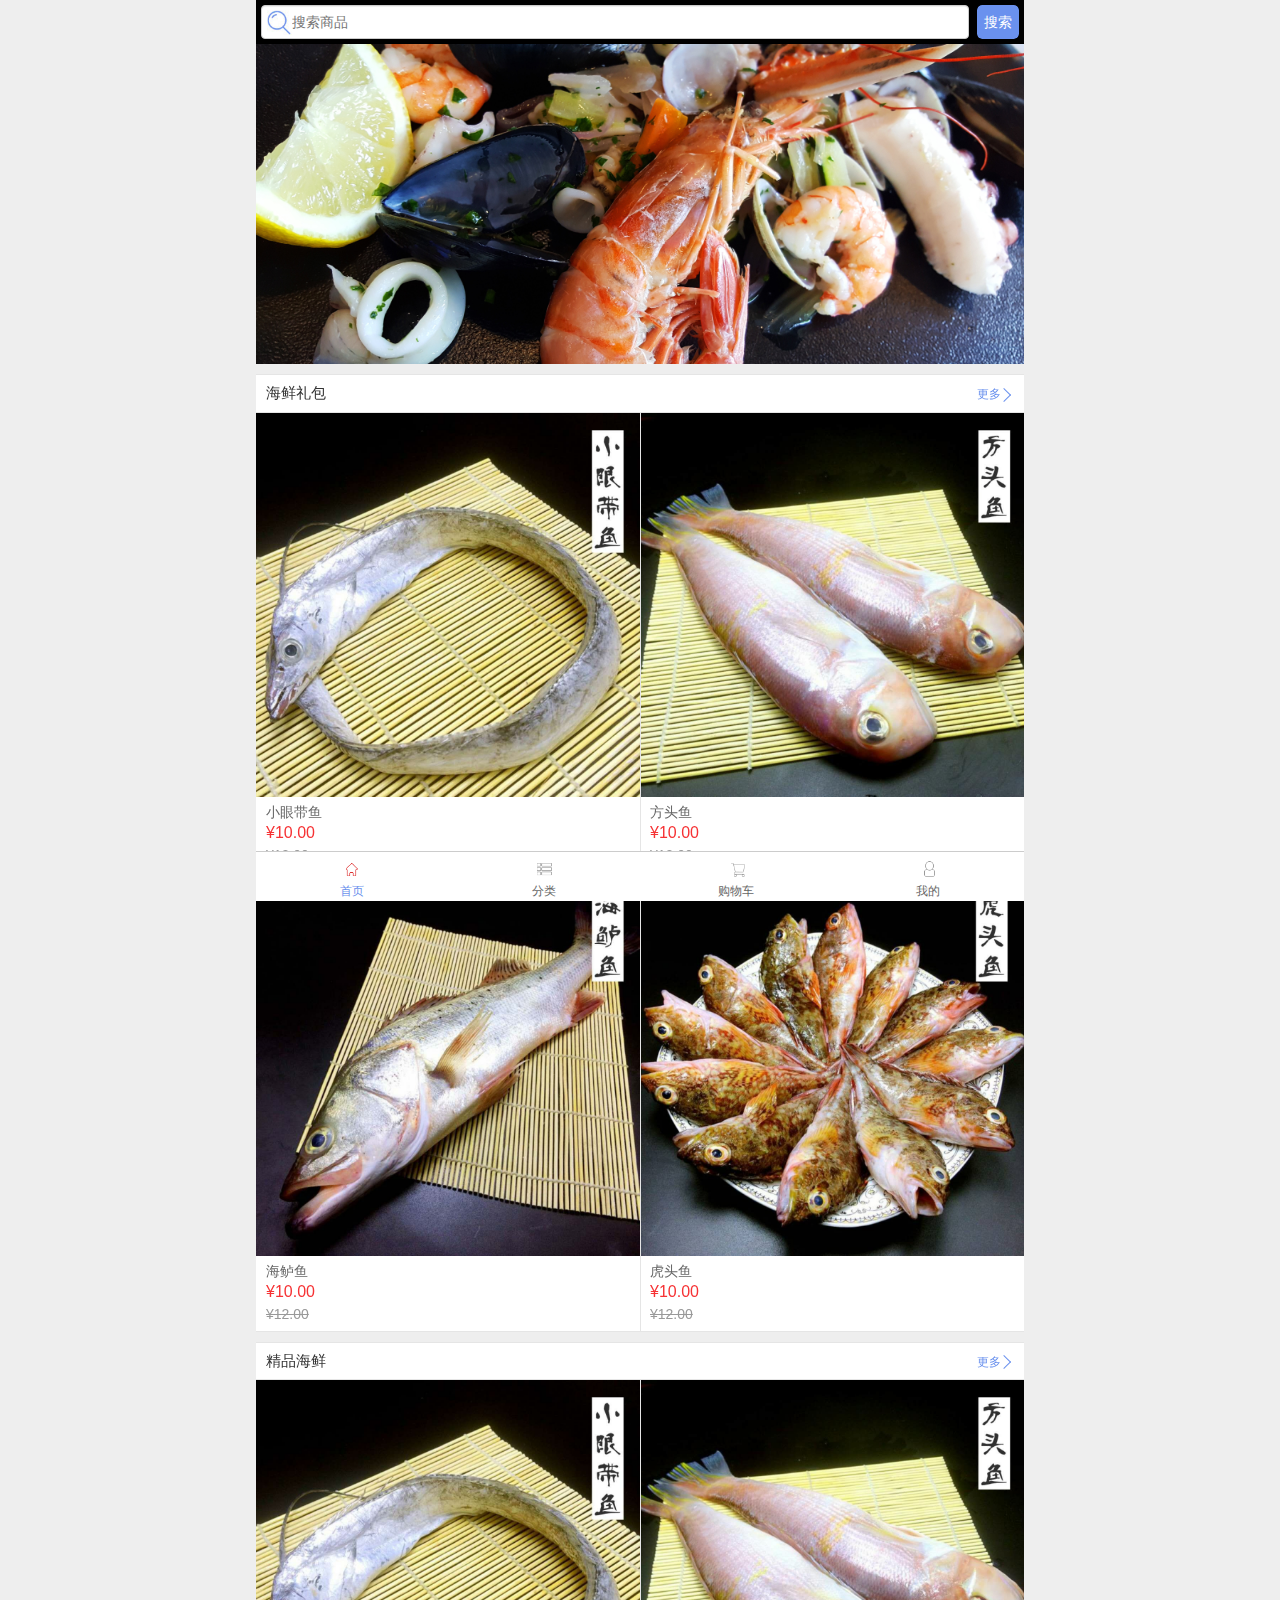
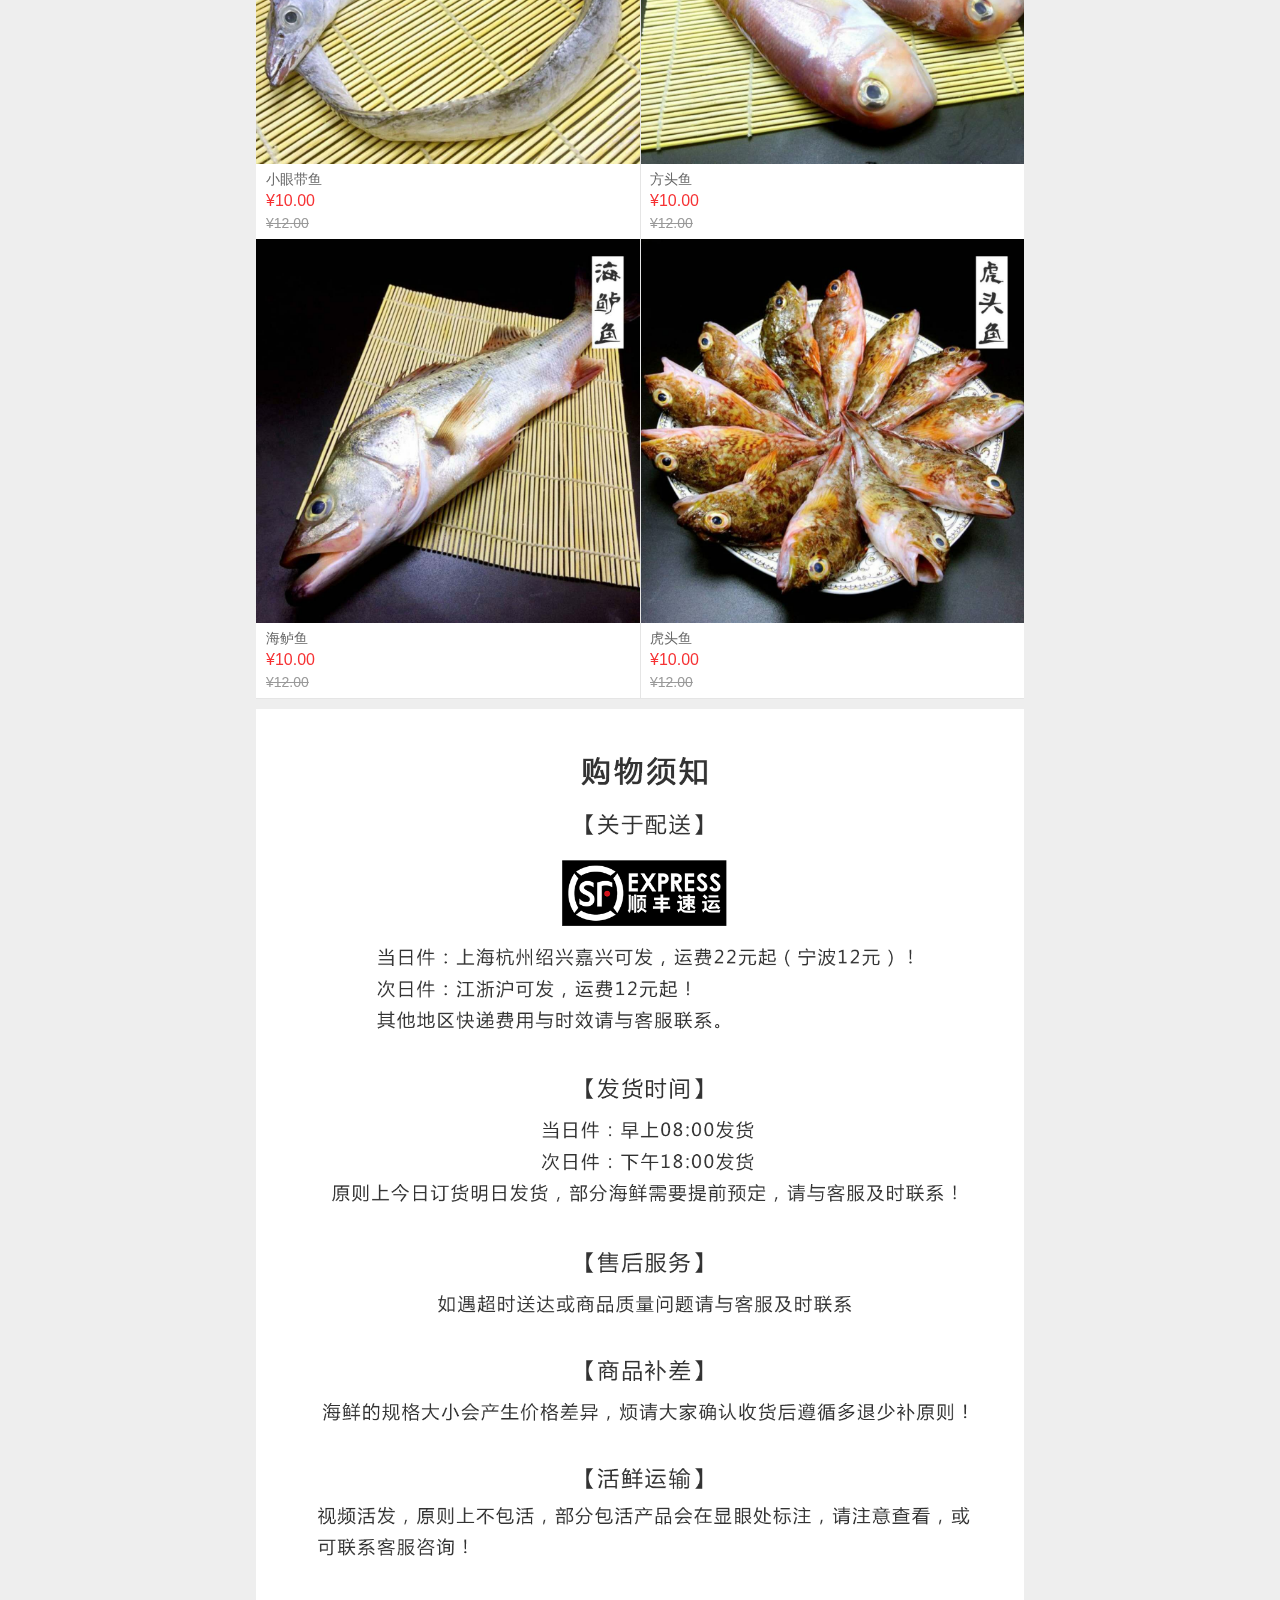
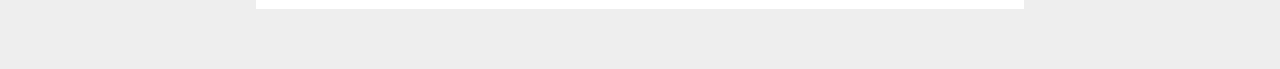
<file: 03 Construct/Prototype/index.html>
<!DOCTYPE html>
<html>
<head>
<script charset="utf-8" src="js/jquery.min.js?v=01291"></script>
<script charset="utf-8" src="js/global.js?v=01291"></script>
<script charset="utf-8" src="js/bootstrap.min.js?v=01291"></script>
<script charset="utf-8" src="js/template.js?v=01291"></script>

<link rel="stylesheet" href="css/bootstrap.css?v=01291">
<link rel="stylesheet" href="css/style.css?v=1?v=01291">
<link rel="stylesheet" href="css/member.css?v=01291">
<link rel="stylesheet" href="css/order3.css?v=01291"><meta http-equiv="content-type" content="text/html; charset=UTF-8">
<meta charset="utf-8">
<meta http-equiv="X-UA-Compatible" content="IE=edge">
<meta content="yes" name="apple-mobile-web-app-capable">
<meta content="yes" name="apple-touch-fullscreen">
<meta content="telephone=no" name="format-detection">
<meta content="black" name="apple-mobile-web-app-status-bar-style">
<meta name="viewport" content="width=device-width, minimum-scale=1, maximum-scale=1,user-scalable=no">
<title>赶鲜</title>
</head>
<body>
<header class="header">
	<div class="fix_nav">
	<div style="max-width:768px;margin:0 auto;height: 44px;position: relative;background:#000000;">
		<form action="/m_search/list" method="get" id="searchform" name="searchform">
			<div class="navbar-search left-search">
					<input type="text" id="keyword" name="keyword" value="" placeholder="搜索商品" class="form-control">
			</div>
			<div class="nav-right">
				<input type="button" value="搜索" onclick="searchproduct();" class="img-responsive" style="text-align:center;background:#6a91ee;color:#fff;border-radius: 5px;border:none;height:34px;vertical-align:middle;clear:both;padding:0px;width:42px;"/>
			</div>
		</form>
	</div>
	</div>
</header>

<div class="container">
		    <div class="row">
        <div id="slide">
            <div class="hd">
                <ul style="display:none;"><li class="on">1</li><li class="on">2</li><li class="on">3</li></ul>
            </div>
            <div class="bd mb10">
                <div class="tempWrap" style="overflow:hidden; position:relative;">
                	<ul style="width: 3840px; position: relative; overflow: hidden; padding: 0px; margin: 0px; transition-duration: 200ms; transform: translateX(-768px);">
	                	<li style="display: table-cell; vertical-align: top; width: 768px;">
	   	                    	<a href="javascript:">
	   	                    		<img src="img/banner1.jpg" alt="女包" ppsrc="img/banner1.jpg">
	   	                    	</a>
	   	                    </li>
	                	</ul>
                </div>
            </div>
        </div>
    </div>
		
<script charset="utf-8" src="js/TouchSlide.js"></script>

<script type="text/javascript">
	
	TouchSlide({
		slideCell:"#slide",
		titCell:".hd ul", //开启自动分页 autoPage:true ，此时设置 titCell 为导航元素包裹层
		mainCell:".bd ul",
		effect:"left",
		autoPlay:false,//自动播放
		autoPage:false, //自动分页
		switchLoad:"_src" //切换加载，真实图片路径为"_src"
	});
	</script>
    
<div class="row">

		<!--产品块-->
		<div class="tb_box">
			<h2 class="tab_tit">
				<a class="more" href="http://m.legendshop.cn/m_search/list?categoryId=36">更多</a>
				海鲜礼包
			</h2>
			<div class="tb_type tb_type_even clearfix">
				<a class="th_link" href="views.html">
					<img class="tb_pic" src="img/product01.jpg" style="width:100%;">
					<div class="tb_info">
						<p class="p-title">小眼带鱼</p>
						<p class="p-origin"><em class="price">¥10.00</em></p>
						<p class="mb0"><del class="old-price">¥12.00</del></p>
					</div>
				</a>
				<a class="th_link" href="views.html">
					<img class="tb_pic" src="img/product02.jpg" style="width:100%;">
					<div class="tb_info">
						<p class="p-title">方头鱼</p>
						<p class="p-origin"><em class="price">¥10.00</em></p>
						<p class="mb0"><del class="old-price">¥12.00</del></p>
					</div>
	            </a>
				<a class="th_link" href="views.html">
					<img class="tb_pic" src="img/product03.jpg" style="width:100%;">
					<div class="tb_info">
						<p class="p-title">海鲈鱼</p>
						<p class="p-origin"><em class="price">¥10.00</em></p>
						<p class="mb0"><del class="old-price">¥12.00</del></p>
					</div>
	            </a>
	            <a class="th_link" href="views.html">
					<img class="tb_pic" src="img/product04.jpg" style="width:100%;">
					<div class="tb_info">
						<p class="p-title">虎头鱼</p>
						<p class="p-origin"><em class="price">¥10.00</em></p>
						<p class="mb0"><del class="old-price">¥12.00</del></p>
					</div>
	            </a>
			</div>
		</div>
		<!--产品块-->
		<div class="tb_box">
			<h2 class="tab_tit">
				<a class="more" href="http://m.legendshop.cn/m_search/list?categoryId=36">更多</a>
				精品海鲜
			</h2>
			<div class="tb_type tb_type_even clearfix">
				<a class="th_link" href="views.html">
					<img class="tb_pic" src="img/product01.jpg" style="width:100%;">
					<div class="tb_info">
						<p class="p-title">小眼带鱼</p>
						<p class="p-origin"><em class="price">¥10.00</em></p>
						<p class="mb0"><del class="old-price">¥12.00</del></p>
					</div>
				</a>
				<a class="th_link" href="views.html">
					<img class="tb_pic" src="img/product02.jpg" style="width:100%;">
					<div class="tb_info">
						<p class="p-title">方头鱼</p>
						<p class="p-origin"><em class="price">¥10.00</em></p>
						<p class="mb0"><del class="old-price">¥12.00</del></p>
					</div>
	            </a>
				<a class="th_link" href="views.html">
					<img class="tb_pic" src="img/product03.jpg" style="width:100%;">
					<div class="tb_info">
						<p class="p-title">海鲈鱼</p>
						<p class="p-origin"><em class="price">¥10.00</em></p>
						<p class="mb0"><del class="old-price">¥12.00</del></p>
					</div>
	            </a>
	            <a class="th_link" href="views.html">
					<img class="tb_pic" src="img/product04.jpg" style="width:100%;">
					<div class="tb_info">
						<p class="p-title">虎头鱼</p>
						<p class="p-origin"><em class="price">¥10.00</em></p>
						<p class="mb0"><del class="old-price">¥12.00</del></p>
					</div>
	            </a>
			</div>
		</div>
	<div class="must-learn">
		<img src="images/must-learn.png">
	</div>
</div>

<!-- 
<div class="foot_index">
	<div class="foot_index_tit">Aim Beauty Limited(HongKong)</div>
	<div class="foot_index_rx">服务热线：020-87774389</div>
</div>
-->
<footer class="footer">
  <div class="foot-con">
	<div class="foot-con_2">
		<a href="index.html" class="active">
			<i class="navIcon home"></i>
			<span class="text">首页</span>
		</a>
		<a href="category.html">
			<i class="navIcon sort"></i>
			<span class="text">分类</span>
		</a>
		<a href="shopcart.html">
			<i class="navIcon shop"></i>
			<span class="text">购物车</span>		
		</a>
		<a href="userhome.html" >
			<i class="navIcon member"></i>
			<span class="text">我的</span>
		</a>
	</div>
  </div>
</footer>

<script type="text/javascript">
$(document).ready(function(){
	$("#slide img").each(function(){
	var img_src=$(this).attr("_src");
	$(this).attr("src",img_src);
	});
});

function searchproduct(){
	   var keyword = document.getElementById("keyword").value;
	   if(keyword == undefined || keyword==null ||keyword ==""){
	     alert("请输入搜索关键字！");
	     return false;
	   }
	   document.getElementById("searchform").submit();
	}
</script>
</body></html>
</file>
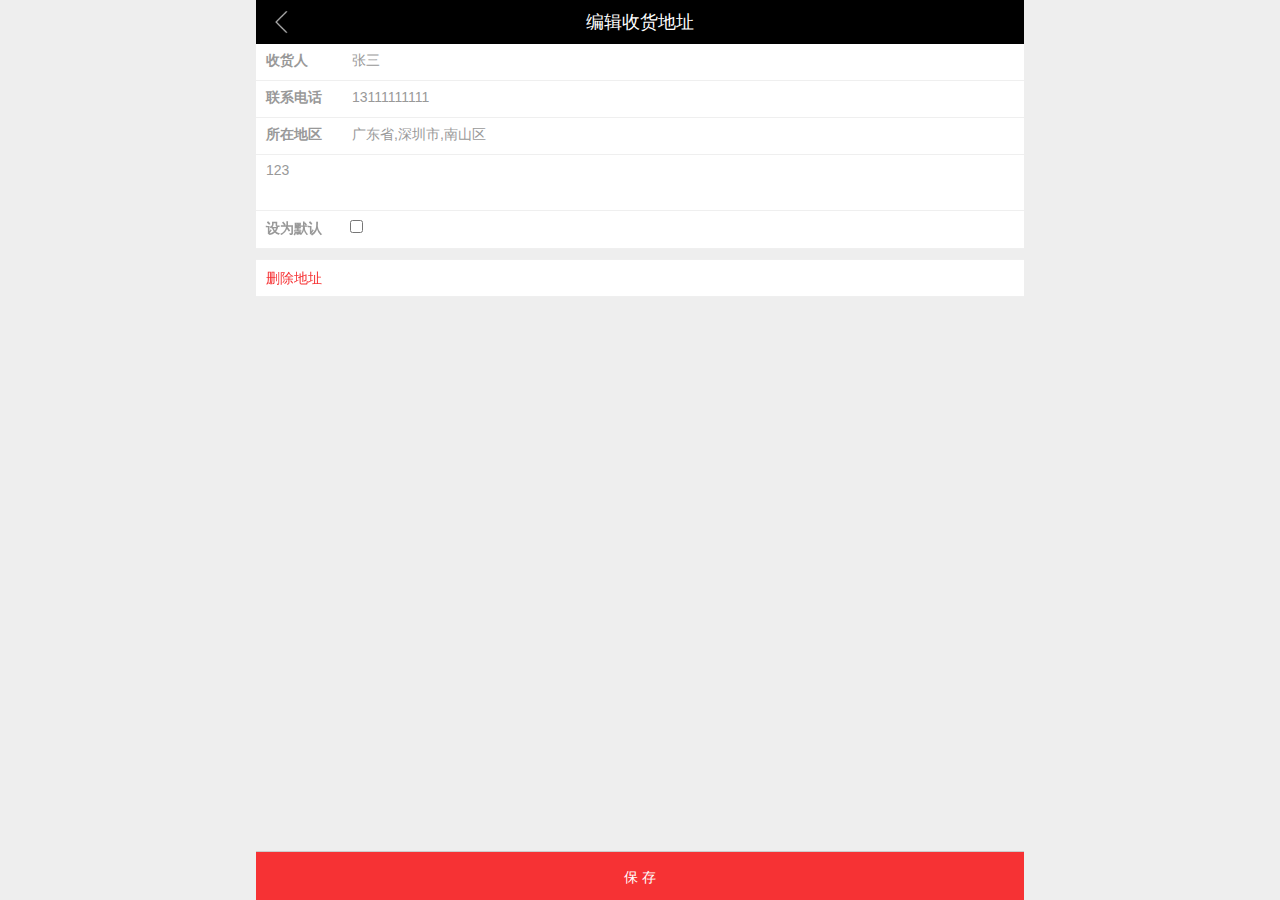
<file: 03 Construct/Prototype/addressedit.html>
<!DOCTYPE html>
<html>
<head>
<script charset="utf-8" src="js/jquery.min.js?v=01291"></script>
<script charset="utf-8" src="js/global.js?v=01291"></script>
<script charset="utf-8" src="js/bootstrap.min.js?v=01291"></script>
<script charset="utf-8" src="js/template.js?v=01291"></script>
<link rel="stylesheet" href="css/bootstrap.css?v=01291">
<link rel="stylesheet" href="css/style.css?v=1?v=01291">
<link rel="stylesheet" href="css/order3.css?v=01291">
<link rel="stylesheet" href="css/member.css?v=01291">
<link rel="stylesheet" href="css/orderlist.css">
<link rel="stylesheet" href="css/LArea.css">
<meta http-equiv="content-type" content="text/html; charset=UTF-8">
<meta charset="utf-8">
<meta http-equiv="X-UA-Compatible" content="IE=edge">
<meta content="yes" name="apple-mobile-web-app-capable">
<meta content="yes" name="apple-touch-fullscreen">
<meta content="telephone=no" name="format-detection">
<meta content="black" name="apple-mobile-web-app-status-bar-style">
<meta name="viewport" content="width=device-width, minimum-scale=1, maximum-scale=1,user-scalable=no">
<title>管理收货地址</title>
<script type="text/javascript">

</script>
</head>
<body>
<header class="header">
    <div class="fix_nav">
        <div style="max-width:768px;margin:0 auto;background:#000000;position: relative;">
            <a class="nav-left back-icon" href="javascript:history.back();">返回</a>
            <div class="tit" style="font-size:18px;">编辑收货地址</div>
        </div>
    </div>
</header>

<div class="container" style="max-width:768px;margin:0 auto; padding: 0;">
	<ul class="address-edit">
		<li>
			<label>收货人</label><input type="text" name="rName" placeholder="请输入收货人姓名" value="张三">
		</li>
		<li>
			<label>联系电话</label><input onkeyup="(this.v=function(){this.value=this.value.replace(/[^0-9-]+/,'');}).call(this)"" type="text" name="rPhone" placeholder="请输入收货人电话" value="13111111111">
		</li>
		<li>
				<label>所在地区</label><input id="demo1" type="text" readonly="" placeholder="城市选择特效"  value="广东省,深圳市,南山区"/><input id="value1" type="hidden" value="20,234,504"/>
		</li>
		<li>
			<textarea placeholder="请输入详细地址">123</textarea>
		</li>
		<li><label for="default2">设为默认</label><input type="checkbox" name="default" id="default2"></li>
	</ul>
	<div class="address-edit-delete" onclick="deleteAddress(this)">删除地址</div>

</div>
<footer class="footer">
  <div class="foot-con">
	<div class="foot-con_2">
		<a href="addresslist.html" class="add-address">
			保 存
		</a>
	</div>
  </div>
</footer>
<script src="js/LAreaData1.js"></script>
<script src="js/LArea.js"></script>
<script>
    var area1 = new LArea();
    area1.init({
        'trigger': '#demo1', //触发选择控件的文本框，同时选择完毕后name属性输出到该位置
        'valueTo': '#value1', //选择完毕后id属性输出到该位置
        'keys': {
            id: 'id',
            name: 'name'
        }, //绑定数据源相关字段 id对应valueTo的value属性输出 name对应trigger的value属性输出
        'type': 1, //数据源类型
        'data': LAreaData //数据源
    });
    area1.value=[1,13,3];//控制初始位置，注意：该方法并不会影响到input的value


	function deleteAddress(obj){
		if(confirm("确认删除这个地址？")){
			location.href = "addresslist.html"
		}
		
	}
</script>

</body>
</html>
</file>
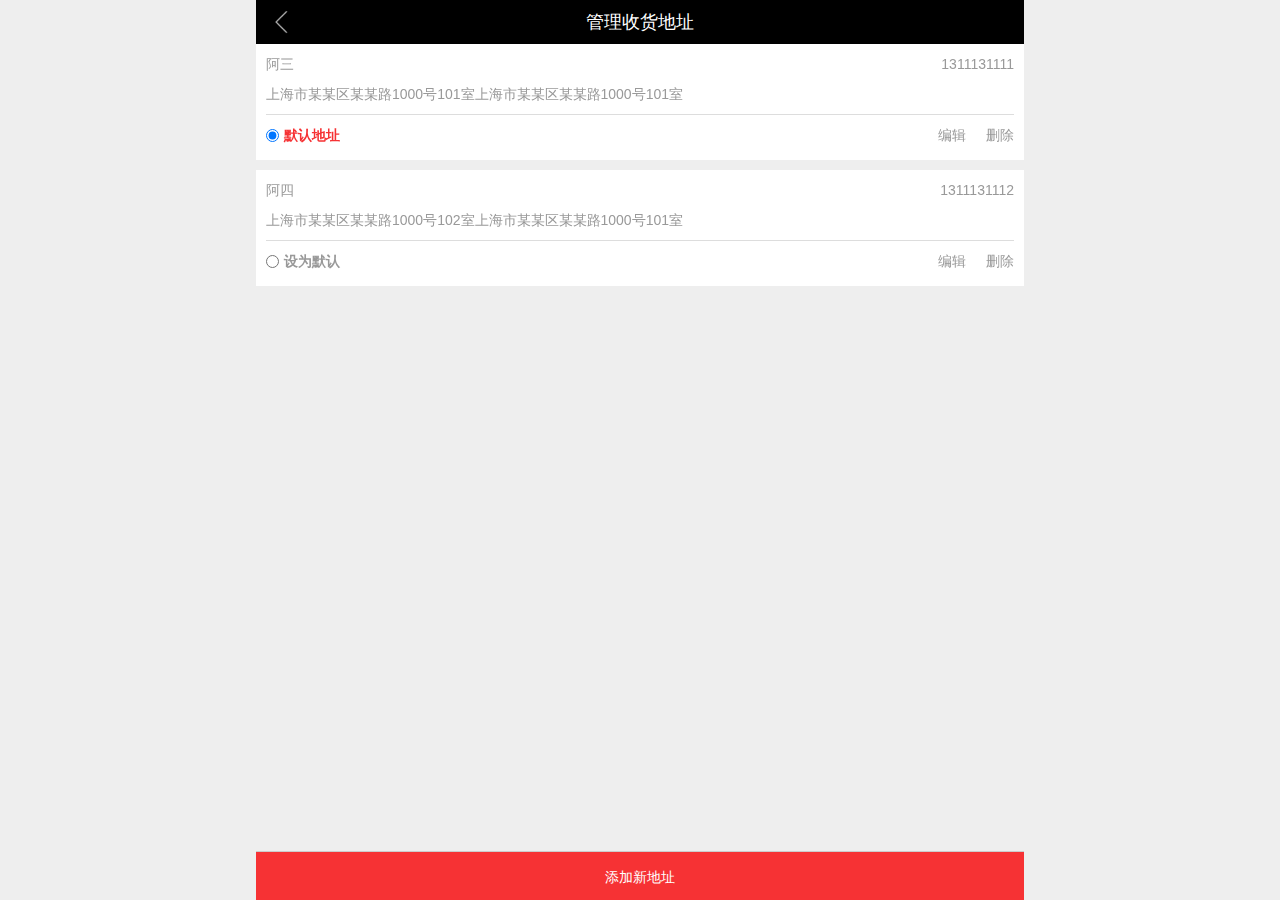
<file: 03 Construct/Prototype/addresslist.html>
<!DOCTYPE html>
<html>
<head>
<script charset="utf-8" src="js/jquery.min.js?v=01291"></script>
<script charset="utf-8" src="js/global.js?v=01291"></script>
<script charset="utf-8" src="js/bootstrap.min.js?v=01291"></script>
<script charset="utf-8" src="js/template.js?v=01291"></script>
<link rel="stylesheet" href="css/bootstrap.css?v=01291">
<link rel="stylesheet" href="css/style.css?v=1?v=01291">
<link rel="stylesheet" href="css/order3.css?v=01291">
<link rel="stylesheet" href="css/member.css?v=01291">
<link rel="stylesheet" href="css/orderlist.css">
<meta http-equiv="content-type" content="text/html; charset=UTF-8">
<meta charset="utf-8">
<meta http-equiv="X-UA-Compatible" content="IE=edge">
<meta content="yes" name="apple-mobile-web-app-capable">
<meta content="yes" name="apple-touch-fullscreen">
<meta content="telephone=no" name="format-detection">
<meta content="black" name="apple-mobile-web-app-status-bar-style">
<meta name="viewport" content="width=device-width, minimum-scale=1, maximum-scale=1,user-scalable=no">
<title>管理收货地址</title>
<script type="text/javascript">

</script>
</head>
<body>
<header class="header">
    <div class="fix_nav">
        <div style="max-width:768px;margin:0 auto;background:#000000;position: relative;">
            <a class="nav-left back-icon" href="javascript:history.back();">返回</a>
            <div class="tit" style="font-size:18px;">管理收货地址</div>
        </div>
    </div>
</header>

<div class="container" style="max-width:768px;margin:0 auto;">
	<div class="row">
				
		<ul class="address-list">
			<li>
				<p class="address-info">阿三<span>1311131111</span></p>
				<p>上海市某某区某某路1000号101室上海市某某区某某路1000号101室</p>
				<div class="address-panel default-address">
					<input type="radio" name="default" id="default1" checked=""><label for="default1">默认地址</label>
					<span onclick="deleteAddress(this)">删除</span>
					<span onclick="location.href='addressedit.html'">编辑</span>
				</div>
			</li>
			<li>
				<p class="address-info">阿四<span>1311131112</span></p>
				<p>上海市某某区某某路1000号102室上海市某某区某某路1000号101室</p>
				<div class="address-panel">
					<input type="radio" name="default" id="default2"><label for="default2">设为默认</label>
					<span onclick="deleteAddress(this)">删除</span>
					<span onclick="location.href='addressedit.html'">编辑</span>
				</div>
			</li>
			
		</ul>
	</div>
</div>
<footer class="footer">
  <div class="foot-con">
	<div class="foot-con_2">
		<a href="addressnew.html" class="add-address">
			添加新地址
		</a>
	</div>
  </div>
</footer>
<script>
	$(".address-list").find($("input[type='radio']")).click(function(){
		$(".address-list").find($("input[type='radio']")).parent(".address-panel").removeClass("default-address");
		$(this).parent(".address-panel").addClass("default-address");
	})
	function deleteAddress(obj){
		if(confirm("确认删除这个地址？")){
			$(obj).parents("li").remove();
		}
		
	}
</script>
</body>
</html>
</file>
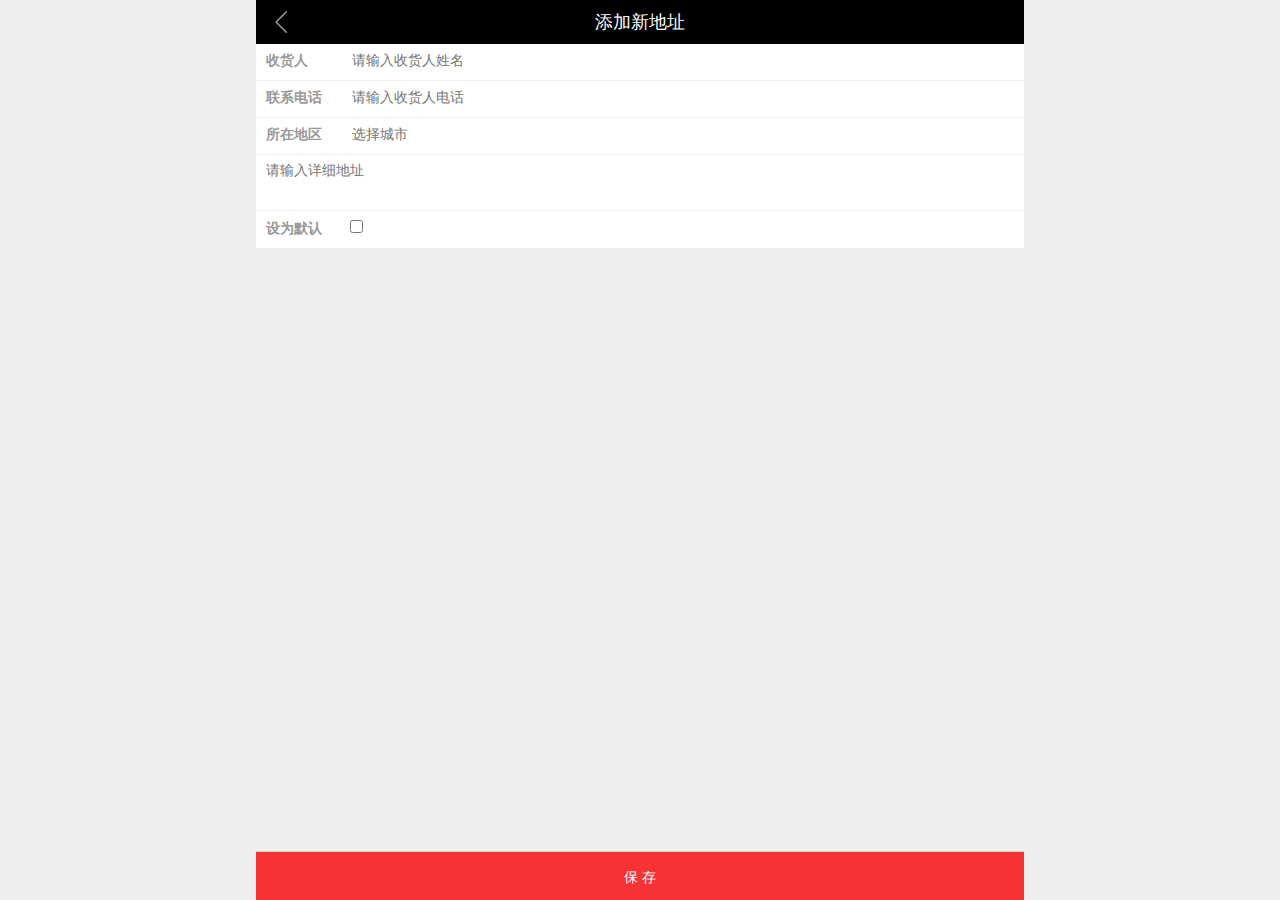
<file: 03 Construct/Prototype/addressnew.html>
<!DOCTYPE html>
<html>
<head>
<script charset="utf-8" src="js/jquery.min.js?v=01291"></script>
<script charset="utf-8" src="js/global.js?v=01291"></script>
<script charset="utf-8" src="js/bootstrap.min.js?v=01291"></script>
<script charset="utf-8" src="js/template.js?v=01291"></script>
<link rel="stylesheet" href="css/bootstrap.css?v=01291">
<link rel="stylesheet" href="css/style.css?v=1?v=01291">
<link rel="stylesheet" href="css/order3.css?v=01291">
<link rel="stylesheet" href="css/member.css?v=01291">
<link rel="stylesheet" href="css/orderlist.css">
<link rel="stylesheet" href="css/LArea.css">
<meta http-equiv="content-type" content="text/html; charset=UTF-8">
<meta charset="utf-8">
<meta http-equiv="X-UA-Compatible" content="IE=edge">
<meta content="yes" name="apple-mobile-web-app-capable">
<meta content="yes" name="apple-touch-fullscreen">
<meta content="telephone=no" name="format-detection">
<meta content="black" name="apple-mobile-web-app-status-bar-style">
<meta name="viewport" content="width=device-width, minimum-scale=1, maximum-scale=1,user-scalable=no">
<title>添加新地址</title>
<script type="text/javascript">

</script>
</head>
<body>
<header class="header">
    <div class="fix_nav">
        <div style="max-width:768px;margin:0 auto;background:#000000;position: relative;">
            <a class="nav-left back-icon" href="javascript:history.back();">返回</a>
            <div class="tit" style="font-size:18px;">添加新地址</div>
        </div>
    </div>
</header>

<div class="container" style="max-width:768px;margin:0 auto; padding: 0;">
	<ul class="address-edit">
		<li>
			<label>收货人</label><input type="text" name="rName" placeholder="请输入收货人姓名">
		</li>
		<li>
			<label>联系电话</label><input onkeyup="(this.v=function(){this.value=this.value.replace(/[^0-9-]+/,'');}).call(this)"" type="text" name="rPhone" placeholder="请输入收货人电话">
		</li>
		<li>
				<label>所在地区</label><input id="demo1" type="text" readonly="" placeholder="选择城市" /><input id="value1" type="hidden" value="20,234,504"/>
		</li>
		<li>
			<textarea placeholder="请输入详细地址"></textarea>
		</li>
		<li><label for="default2">设为默认</label><input type="checkbox" name="default" id="default2"></li>
	</ul>

</div>
<footer class="footer">
  <div class="foot-con">
	<div class="foot-con_2">
		<a href="addresslist.html" class="add-address">
			保 存
		</a>
	</div>
  </div>
</footer>
<script src="js/LAreaData1.js"></script>
<script src="js/LArea.js"></script>
<script>
    var area1 = new LArea();
    area1.init({
        'trigger': '#demo1', //触发选择控件的文本框，同时选择完毕后name属性输出到该位置
        'valueTo': '#value1', //选择完毕后id属性输出到该位置
        'keys': {
            id: 'id',
            name: 'name'
        }, //绑定数据源相关字段 id对应valueTo的value属性输出 name对应trigger的value属性输出
        'type': 1, //数据源类型
        'data': LAreaData //数据源
    });
    area1.value=[1,13,3];//控制初始位置，注意：该方法并不会影响到input的value


	function deleteAddress(obj){
		if(confirm("确认删除这个地址？")){
			location.href = "addresslist.html"
		}
		
	}
</script>

</body>
</html>
</file>
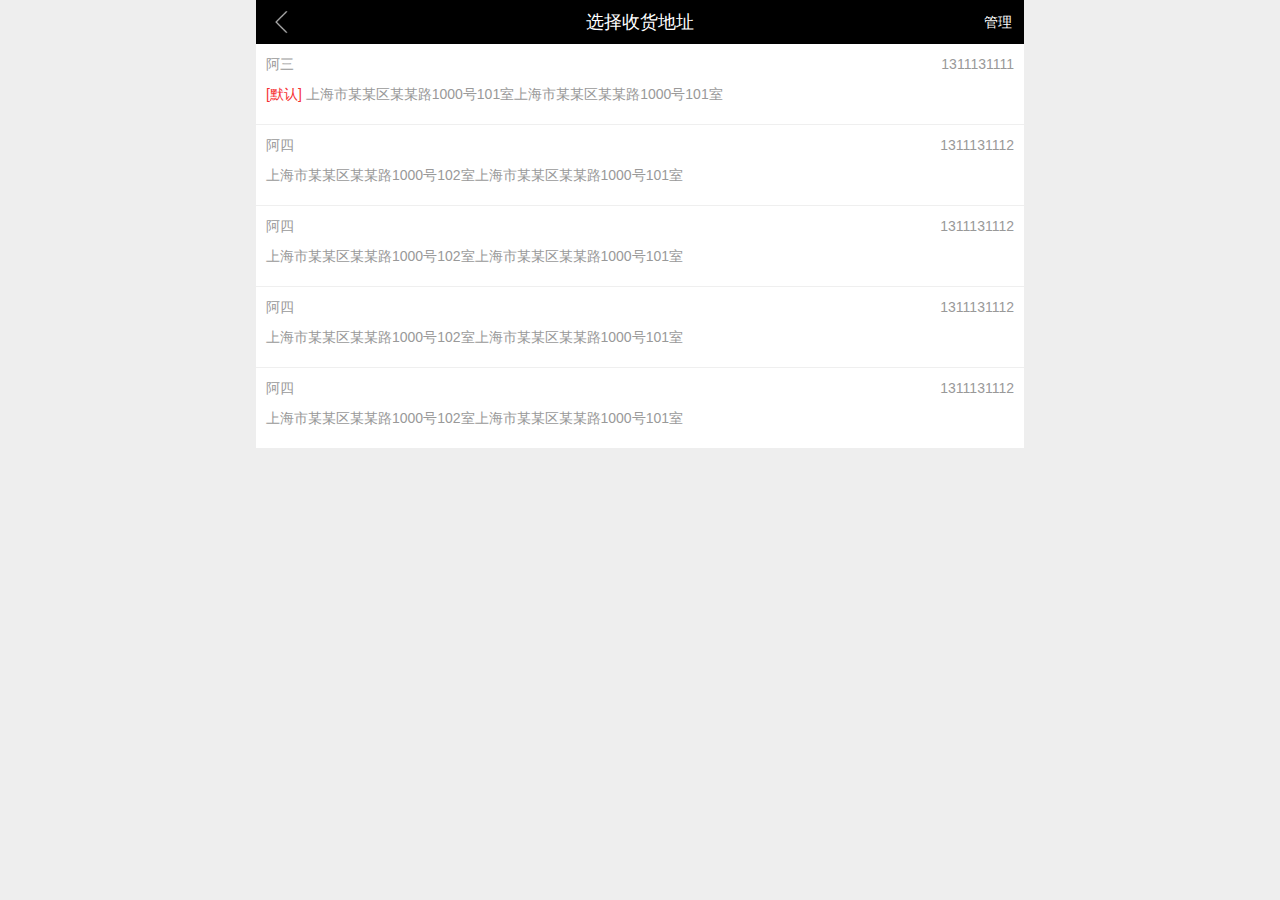
<file: 03 Construct/Prototype/addressselect.html>
<!DOCTYPE html>
<html>
<head>
<script charset="utf-8" src="js/jquery.min.js?v=01291"></script>
<script charset="utf-8" src="js/global.js?v=01291"></script>
<script charset="utf-8" src="js/bootstrap.min.js?v=01291"></script>
<script charset="utf-8" src="js/template.js?v=01291"></script>
<link rel="stylesheet" href="css/bootstrap.css?v=01291">
<link rel="stylesheet" href="css/style.css?v=1?v=01291">
<link rel="stylesheet" href="css/order3.css?v=01291">
<link rel="stylesheet" href="css/member.css?v=01291">
<link rel="stylesheet" href="css/orderlist.css">
<meta http-equiv="content-type" content="text/html; charset=UTF-8">
<meta charset="utf-8">
<meta http-equiv="X-UA-Compatible" content="IE=edge">
<meta content="yes" name="apple-mobile-web-app-capable">
<meta content="yes" name="apple-touch-fullscreen">
<meta content="telephone=no" name="format-detection">
<meta content="black" name="apple-mobile-web-app-status-bar-style">
<meta name="viewport" content="width=device-width, minimum-scale=1, maximum-scale=1,user-scalable=no">
<title>选择收货地址</title>
<script type="text/javascript">

</script>
</head>
<body>
<header class="header">
    <div class="fix_nav">
        <div style="max-width:768px;margin:0 auto;background:#000000;position: relative;">
            <a class="nav-left back-icon" href="javascript:history.back();">返回</a>
            <div class="tit" style="font-size:18px;">选择收货地址</div>
            <a class="nav-right" href="addresslist.html" style="text-indent:0;font-size:14px;top:0;color:#fff;">管理</a>
        </div>
    </div>
</header>

<div class="container" style="max-width:768px;margin:0 auto;">
	<div class="row">
				
		<ul class="address-list address-select">
			<li>
				<p class="address-info">阿三<span>1311131111</span></p>
				<p><span class="red">[默认] </span>上海市某某区某某路1000号101室上海市某某区某某路1000号101室</p>
			</li>
			<li>
				<p class="address-info">阿四<span>1311131112</span></p>
				<p>上海市某某区某某路1000号102室上海市某某区某某路1000号101室</p>
			</li>
			<li>
				<p class="address-info">阿四<span>1311131112</span></p>
				<p>上海市某某区某某路1000号102室上海市某某区某某路1000号101室</p>
			</li>
			<li>
				<p class="address-info">阿四<span>1311131112</span></p>
				<p>上海市某某区某某路1000号102室上海市某某区某某路1000号101室</p>
			</li>
			<li>
				<p class="address-info">阿四<span>1311131112</span></p>
				<p>上海市某某区某某路1000号102室上海市某某区某某路1000号101室</p>
			</li>
			
		</ul>
	</div>
</div>


</body>
</html>
</file>
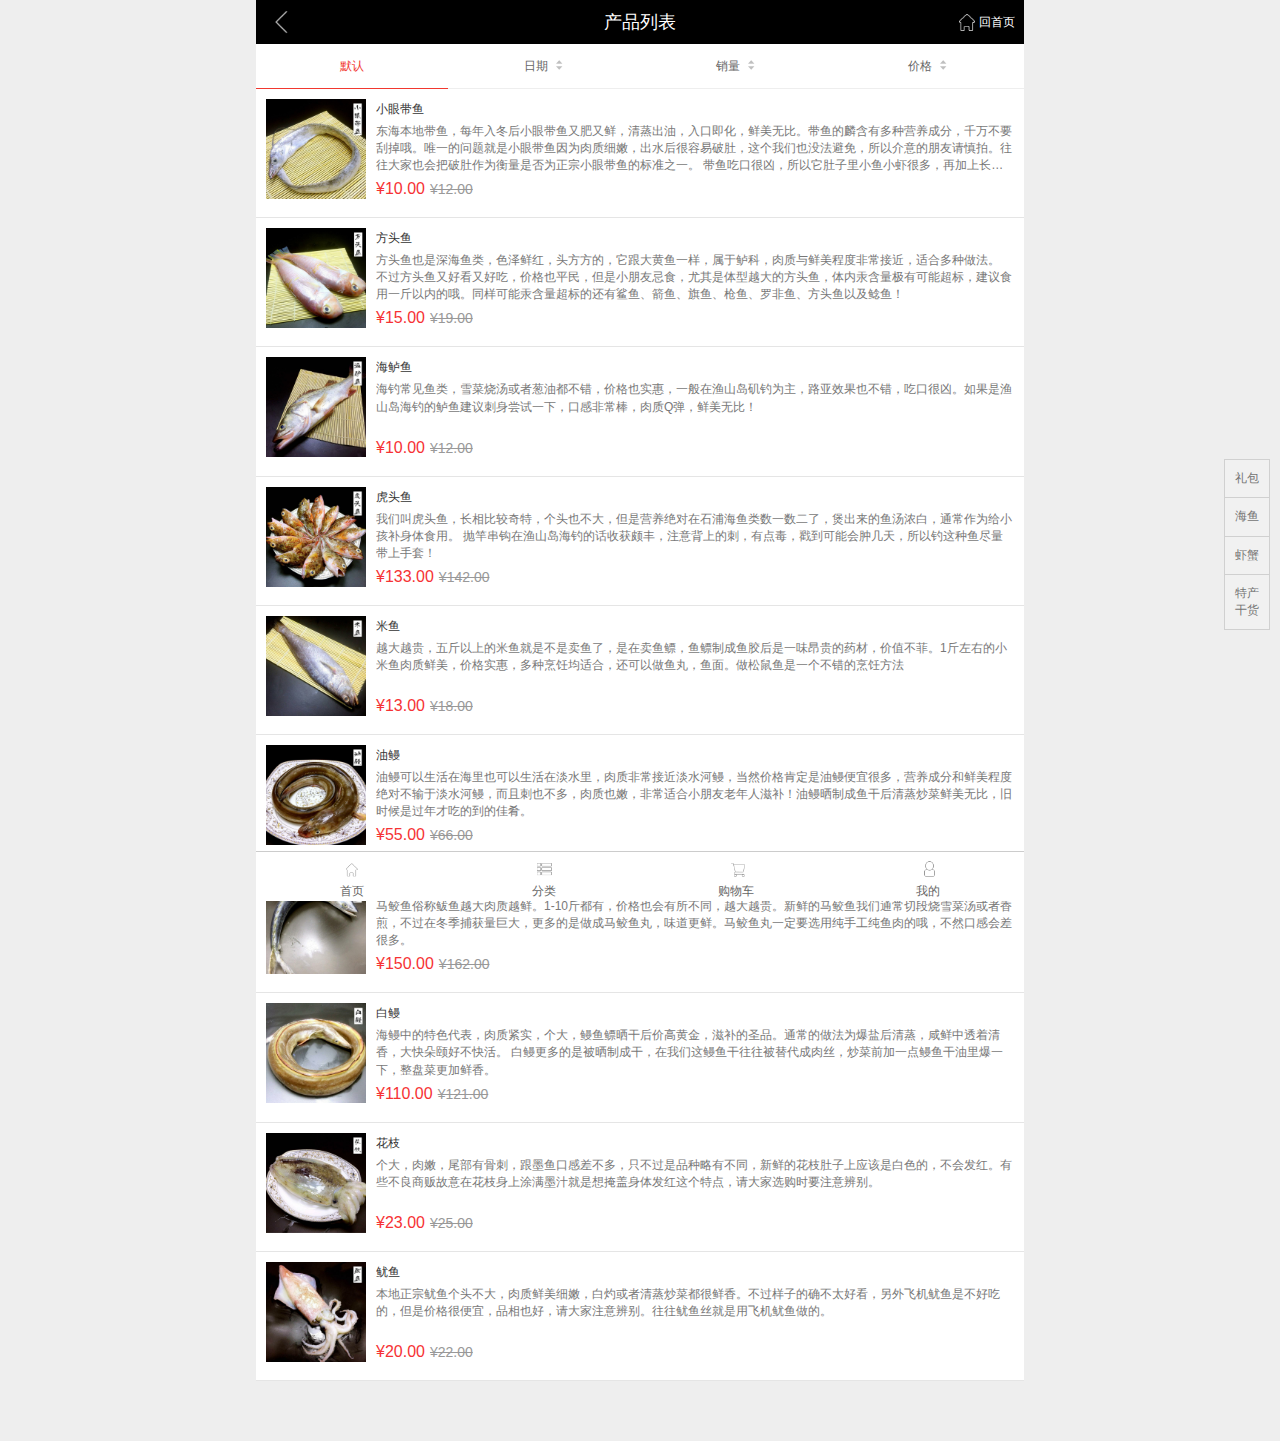
<file: 03 Construct/Prototype/category.html>
﻿<!DOCTYPE html>
<html>
<head>
<script charset="utf-8" src="js/jquery.min.js?v=01291"></script>
<script charset="utf-8" src="js/global.js?v=01291"></script>
<script charset="utf-8" src="js/bootstrap.min.js?v=01291"></script>
<script charset="utf-8" src="js/template.js?v=01291"></script>

<link rel="stylesheet" href="css/bootstrap.css?v=01291">
<link rel="stylesheet" href="css/style.css?v=1?v=01291">
<link rel="stylesheet" href="css/member.css?v=01291">
<link rel="stylesheet" href="css/order3.css?v=01291"><meta http-equiv="content-type" content="text/html; charset=UTF-8">
<meta charset="utf-8">
<meta http-equiv="X-UA-Compatible" content="IE=edge">
<meta content="yes" name="apple-mobile-web-app-capable">
<meta content="yes" name="apple-touch-fullscreen">
<meta content="telephone=no" name="format-detection">
<meta content="black" name="apple-mobile-web-app-status-bar-style">
<meta name="viewport" content="width=device-width, minimum-scale=1, maximum-scale=1,user-scalable=no">
<title>赶鲜</title>
</head>
<body>
<div class="fanhui_cou">
	<div class="fanhui_1"></div>
	<div class="fanhui_ding">顶部</div>
</div>
<header class="header">
	<div class="fix_nav">
		<div class="nav_inner">
			<a class="nav-left back-icon" href="javascript:history.back();">返回</a>
			<div class="tit">产品列表</div>
                        <a class="nav-right home" href="index.html">回首页</a>
		</div>
	</div>
</header>

<div class="container" id="container2">
	<div class="row">
		<ul class="mod-filter clearfix">
			<div class="white-bg_2 bb1">
			
			<li id="default" class="active"><a
				title="默认排序"  href="javascript:void(0);">默认</a></li>
			<li id="buys"  ><a title="点击按日期从高到低排序"
				href="javascript:void(0);" >日期
				<i class='icon_sort'></i>
			</a></li>
			<li id="buys"  ><a title="点击按销量从高到低排序"
				href="javascript:void(0);" >销量
				<i class='icon_sort'></i>
			</a></li>
			<li id="cash"  ><a title="点击按价格从高到低排序"
				href="javascript:void(0);" >价格
				<i class='icon_sort'></i>
			</a></li>
			</div>
		</ul>
		
		<div class="item-list" id="container" rel="2" status="0"><input type="hidden" id="ListTotal" value="1">
			<a href="views.html">
				<div class="hproduct clearfix" style="background:#fff;border-top:0px;">
					<div class="p-pic"><img style="max-height:100px;margin:auto;" class="img-responsive" src="img/product01.jpg"></div>
					<div class="p-info">
						<p class="p-title">小眼带鱼</p>
						<p class="p-description">东海本地带鱼，每年入冬后小眼带鱼又肥又鲜，清蒸出油，入口即化，鲜美无比。带鱼的麟含有多种营养成分，千万不要刮掉哦。唯一的问题就是小眼带鱼因为肉质细嫩，出水后很容易破肚，这个我们也没法避免，所以介意的朋友请慎拍。往往大家也会把破肚作为衡量是否为正宗小眼带鱼的标准之一。
带鱼吃口很凶，所以它肚子里小鱼小虾很多，再加上长度不利于真空包装，所以我都是事先称重拍照，再进行剪嘴，清理内脏，切段真空包装，介意的朋友请提前说明。
渔山岛海钓带鱼的最佳时节是每年的789月份，包船夜钓，包船费用4500-5000左右，需要的可事先联系客服咨询。
【本店所售带鱼的常规规格为5-7两/条，需要其他规格的请联系客服】</p>
						<p class="p-origin"><em class="price">¥10.00</em><del class="old-price">¥12.00</del></p>
						</div>
				</div>
			</a>
			<a href="views.html">
				<div class="hproduct clearfix" style="background:#fff;border-top:0px;">
					<div class="p-pic"><img style="max-height:100px;margin:auto;" class="img-responsive" src="img/product02.jpg"></div>
					<div class="p-info">
						<p class="p-title">方头鱼</p>
						<p class="p-description">方头鱼也是深海鱼类，色泽鲜红，头方方的，它跟大黄鱼一样，属于鲈科，肉质与鲜美程度非常接近，适合多种做法。
不过方头鱼又好看又好吃，价格也平民，但是小朋友忌食，尤其是体型越大的方头鱼，体内汞含量极有可能超标，建议食用一斤以内的哦。同样可能汞含量超标的还有鲨鱼、箭鱼、旗鱼、枪鱼、罗非鱼、方头鱼以及鲶鱼！</p>
						<p class="p-origin"><em class="price">¥15.00</em><del class="old-price">¥19.00</del></p>
						</div>
				</div>
			</a>
			<a href="views.html">
				<div class="hproduct clearfix" style="background:#fff;border-top:0px;">
					<div class="p-pic"><img style="max-height:100px;margin:auto;" class="img-responsive" src="img/product03.jpg"></div>
					<div class="p-info">
						<p class="p-title">海鲈鱼</p>
						<p class="p-description">海钓常见鱼类，雪菜烧汤或者葱油都不错，价格也实惠，一般在渔山岛矶钓为主，路亚效果也不错，吃口很凶。如果是渔山岛海钓的鲈鱼建议刺身尝试一下，口感非常棒，肉质Q弹，鲜美无比！</p>
						<p class="p-origin"><em class="price">¥10.00</em><del class="old-price">¥12.00</del></p>
						</div>
				</div>
			</a>
			<a href="views.html">
				<div class="hproduct clearfix" style="background:#fff;border-top:0px;">
					<div class="p-pic"><img style="max-height:100px;margin:auto;" class="img-responsive" src="img/product04.jpg"></div>
					<div class="p-info">
						<p class="p-title">虎头鱼</p>
						<p class="p-description">我们叫虎头鱼，长相比较奇特，个头也不大，但是营养绝对在石浦海鱼类数一数二了，煲出来的鱼汤浓白，通常作为给小孩补身体食用。
    抛竿串钩在渔山岛海钓的话收获颇丰，注意背上的刺，有点毒，戳到可能会肿几天，所以钓这种鱼尽量带上手套！</p>
						<p class="p-origin"><em class="price">¥133.00</em><del class="old-price">¥142.00</del></p>
						</div>
				</div>
			</a>
			<a href="views.html">
				<div class="hproduct clearfix" style="background:#fff;border-top:0px;">
					<div class="p-pic"><img style="max-height:100px;margin:auto;" class="img-responsive" src="img/product05.jpg"></div>
					<div class="p-info">
						<p class="p-title">米鱼</p>
						<p class="p-description">越大越贵，五斤以上的米鱼就是不是卖鱼了，是在卖鱼鳔，鱼鳔制成鱼胶后是一味昂贵的药材，价值不菲。1斤左右的小米鱼肉质鲜美，价格实惠，多种烹饪均适合，还可以做鱼丸，鱼面。做松鼠鱼是一个不错的烹饪方法</p>
						<p class="p-origin"><em class="price">¥13.00</em><del class="old-price">¥18.00</del></p>
						</div>
				</div>
			</a>
			<a href="views.html">
				<div class="hproduct clearfix" style="background:#fff;border-top:0px;">
					<div class="p-pic"><img style="max-height:100px;margin:auto;" class="img-responsive" src="img/product06.jpg"></div>
					<div class="p-info">
						<p class="p-title">油鳗</p>
						<p class="p-description">油鳗可以生活在海里也可以生活在淡水里，肉质非常接近淡水河鳗，当然价格肯定是油鳗便宜很多，营养成分和鲜美程度绝对不输于淡水河鳗，而且刺也不多，肉质也嫩，非常适合小朋友老年人滋补！油鳗晒制成鱼干后清蒸炒菜鲜美无比，旧时候是过年才吃的到的佳肴。</p>
						<p class="p-origin"><em class="price">¥55.00</em><del class="old-price">¥66.00</del></p>
						</div>
				</div>
			</a>
			<a href="views.html">
				<div class="hproduct clearfix" style="background:#fff;border-top:0px;">
					<div class="p-pic"><img style="max-height:100px;margin:auto;" class="img-responsive" src="img/product07.jpg"></div>
					<div class="p-info">
						<p class="p-title">马鲛鱼</p>
						<p class="p-description">马鲛鱼俗称鲅鱼越大肉质越鲜。1-10斤都有，价格也会有所不同，越大越贵。新鲜的马鲛鱼我们通常切段烧雪菜汤或者香煎，不过在冬季捕获量巨大，更多的是做成马鲛鱼丸，味道更鲜。马鲛鱼丸一定要选用纯手工纯鱼肉的哦，不然口感会差很多。</p>
						<p class="p-origin"><em class="price">¥150.00</em><del class="old-price">¥162.00</del></p>
						</div>
				</div>
			</a>
			<a href="views.html">
				<div class="hproduct clearfix" style="background:#fff;border-top:0px;">
					<div class="p-pic"><img style="max-height:100px;margin:auto;" class="img-responsive" src="img/product08.jpg"></div>
					<div class="p-info">
						<p class="p-title">白鳗</p>
						<p class="p-description">海鳗中的特色代表，肉质紧实，个大，鳗鱼鳔晒干后价高黄金，滋补的圣品。通常的做法为爆盐后清蒸，咸鲜中透着清香，大快朵颐好不快活。
白鳗更多的是被晒制成干，在我们这鳗鱼干往往被替代成肉丝，炒菜前加一点鳗鱼干油里爆一下，整盘菜更加鲜香。</p>
						<p class="p-origin"><em class="price">¥110.00</em><del class="old-price">¥121.00</del></p>
						</div>
				</div>
			</a>
			<a href="views.html">
				<div class="hproduct clearfix" style="background:#fff;border-top:0px;">
					<div class="p-pic"><img style="max-height:100px;margin:auto;" class="img-responsive" src="img/product09.jpg"></div>
					<div class="p-info">
						<p class="p-title">花枝</p>
						<p class="p-description">个大，肉嫩，尾部有骨刺，跟墨鱼口感差不多，只不过是品种略有不同，新鲜的花枝肚子上应该是白色的，不会发红。有些不良商贩故意在花枝身上涂满墨汁就是想掩盖身体发红这个特点，请大家选购时要注意辨别。</p>
						<p class="p-origin"><em class="price">¥23.00</em><del class="old-price">¥25.00</del></p>
						</div>
				</div>
			</a>
			<a href="views.html">
				<div class="hproduct clearfix" style="background:#fff;border-top:0px;">
					<div class="p-pic"><img style="max-height:100px;margin:auto;" class="img-responsive" src="img/product10.jpg"></div>
					<div class="p-info">
						<p class="p-title">鱿鱼</p>
						<p class="p-description">本地正宗鱿鱼个头不大，肉质鲜美细嫩，白灼或者清蒸炒菜都很鲜香。不过样子的确不太好看，另外飞机鱿鱼是不好吃的，但是价格很便宜，品相也好，请大家注意辨别。往往鱿鱼丝就是用飞机鱿鱼做的。</p>
						<p class="p-origin"><em class="price">¥20.00</em><del class="old-price">¥22.00</del></p>
						</div>
				</div>
			</a>
		</div>	
		
		<div id="ajax_loading" style="display:none;width:300px;margin: 10px  auto 15px;text-align:center;">
			 <img src="images/loading.gif">
		</div>
		 <form  action='/m_search/prodlist' method="post" id="list_form">
				<input type="hidden" id="curPageNO" name="curPageNO"  value=""/>
			    <input type="hidden"  id="categoryId" name="categoryId" value="36" />
			    <input type="hidden" id="orders" name="orders"  value=""/>
			    <input type="hidden" id="hasProd" name="hasProd"  value="" />
			    <input type="hidden" id="keyword" name="keyword"  value="" />
			    <input type="hidden" id="prop" name="prop"  value="" />
		</form>
	</div>
</div>

<div class="clear"></div>

<footer class="footer">
  <div class="foot-con">
	<div class="foot-con_2">
		<a href="index.html">
			<i class="navIcon home"></i>
			<span class="text">首页</span>
		</a>
		<a href="category.html">
			<i class="navIcon sort"></i>
			<span class="text">分类</span>
		</a>
		<a href="shopcart.html">
			<i class="navIcon shop"></i>
			<span class="text">购物车</span>		
		</a>
		<a href="userhome.html">
			<i class="navIcon member"></i>
			<span class="text">我的</span>
		</a>
	</div>
  </div>
</footer>

<div class="side-nav">
	<a href="#">礼包</a>
	<a href="#">海鱼</a>
	<a href="#">虾蟹</a>
	<a href="#">特产干货</a>
</div>

</body>
</html>
</file>
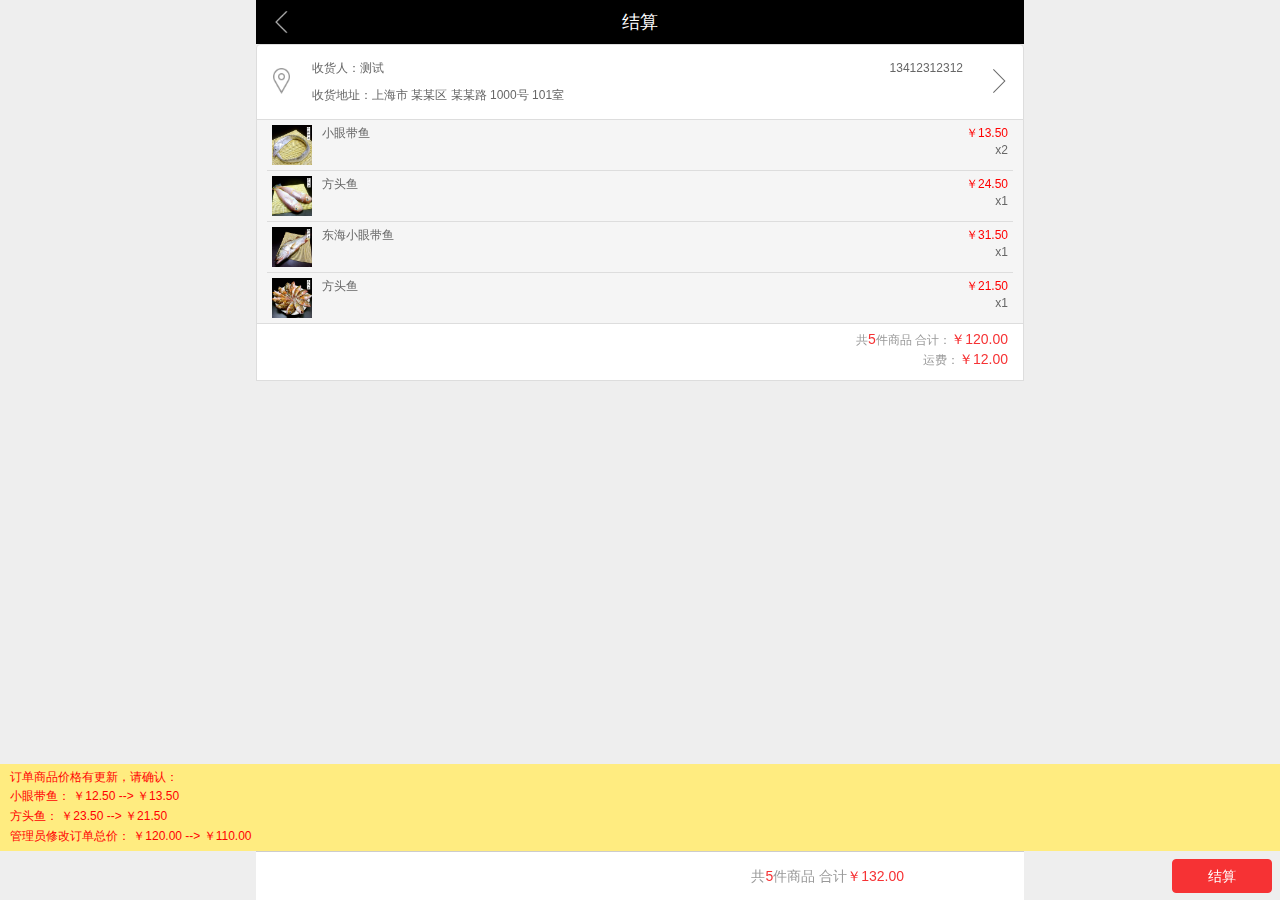
<file: 03 Construct/Prototype/checkout.html>
<!DOCTYPE html>
<html>
<head>
<script charset="utf-8" src="js/jquery.min.js?v=01291"></script>
<script charset="utf-8" src="js/global.js?v=01291"></script>
<script charset="utf-8" src="js/bootstrap.min.js?v=01291"></script>
<script charset="utf-8" src="js/template.js?v=01291"></script>
<link rel="stylesheet" href="css/bootstrap.css?v=01291">
<link rel="stylesheet" href="css/style.css?v=1?v=01291">
<link rel="stylesheet" href="css/order3.css?v=01291">
<link rel="stylesheet" href="css/member.css?v=01291">
<link rel="stylesheet" href="css/orderlist.css">
<meta http-equiv="content-type" content="text/html; charset=UTF-8">
<meta charset="utf-8">
<meta http-equiv="X-UA-Compatible" content="IE=edge">
<meta content="yes" name="apple-mobile-web-app-capable">
<meta content="yes" name="apple-touch-fullscreen">
<meta content="telephone=no" name="format-detection">
<meta content="black" name="apple-mobile-web-app-status-bar-style">
<meta name="viewport" content="width=device-width, minimum-scale=1, maximum-scale=1,user-scalable=no">
<title>结算</title>
<style>
    .tips {
        position: fixed;
        bottom: 49px;
        width: 100%;
        background: #ffec80;
        font-size: 12px;
        color: #f00;
        padding: 5px 10px 5px;
    }
    .tips p {
        margin: 0;
        line-height: 20px;
        text-align: left;
    }
</style>
</head>
<body>
<header class="header">
    <div class="fix_nav">
        <div style="max-width:768px;margin:0 auto;background:#000000;position: relative;">
            <a class="nav-left back-icon" href="javascript:history.back();">返回</a>
            <div class="tit" style="font-size:18px;">结算</div>
        </div>
    </div>
</header>
<div class="maincontainer checkout">
<div class="container" style="max-width:768px;margin:0 auto;">
    <div class="row">
                
        <div class="list-group mb10">
            <div class="list-group-item tip address">
                <a href="addresslist.html">
                    <p>收货人：测试<span>13412312312</span></p>
                    <p>收货地址：上海市 某某区 某某路 1000号 101室</p>
                </a>
            </div>
            <ul class="product-list">
                <li>
                    <a href="views.html">
                        <img src="img/product01.jpg">
                        <p>小眼带鱼</p>
                        <div class=""><span class="p-price">￥13.50</span><span>x2</span></div>
                    </a>
                </li>
                <li>
                    <a href="views.html">
                        <img src="img/product02.jpg">
                        <p>方头鱼</p>
                        <div class=""><span class="p-price">￥24.50</span><span>x1</span></div>
                    </a>
                </li>
                <li>
                    <a href="views.html">
                        <img src="img/product03.jpg">
                        <p>东海小眼带鱼</p>
                        <div class=""><span class="p-price">￥31.50</span><span>x1</span></div>
                    </a>
                </li>
                <li>
                    <a href="views.html">
                        <img src="img/product04.jpg">
                        <p>方头鱼</p>
                        <div><span class="p-price">￥21.50</span><span>x1</span></div>
                    </a>
                </li>

            </ul>
            <div class="order-list-info">
                <p>共<span class="red">5</span>件商品 合计：<span class="red">￥120.00</span><br>运费：<span class="red">￥12.00</span></p>
            </div>
        </div>
                          

    </div>
</div>
</div>
<div class="tips">
    <div>订单商品价格有更新，请确认：</div>
    <p>小眼带鱼： ￥12.50 --> ￥13.50</p>
    <p>方头鱼： ￥23.50 --> ￥21.50</p>
    <p>管理员修改订单总价： ￥120.00 --> ￥110.00</p>
</div>
<footer class="footer checkout">
    <div class="foot-con">
        <div class="foot-con_2">
            <p>共<span class="red">5</span>件商品 合计<span class="red">￥132.00</span></p>
            <div class="buy-btn-fix"><button type="button" class="btn btn-danger btn-buy">结算</button></div>
        </div>
    </div>
</footer>

</body>
</html>
</file>
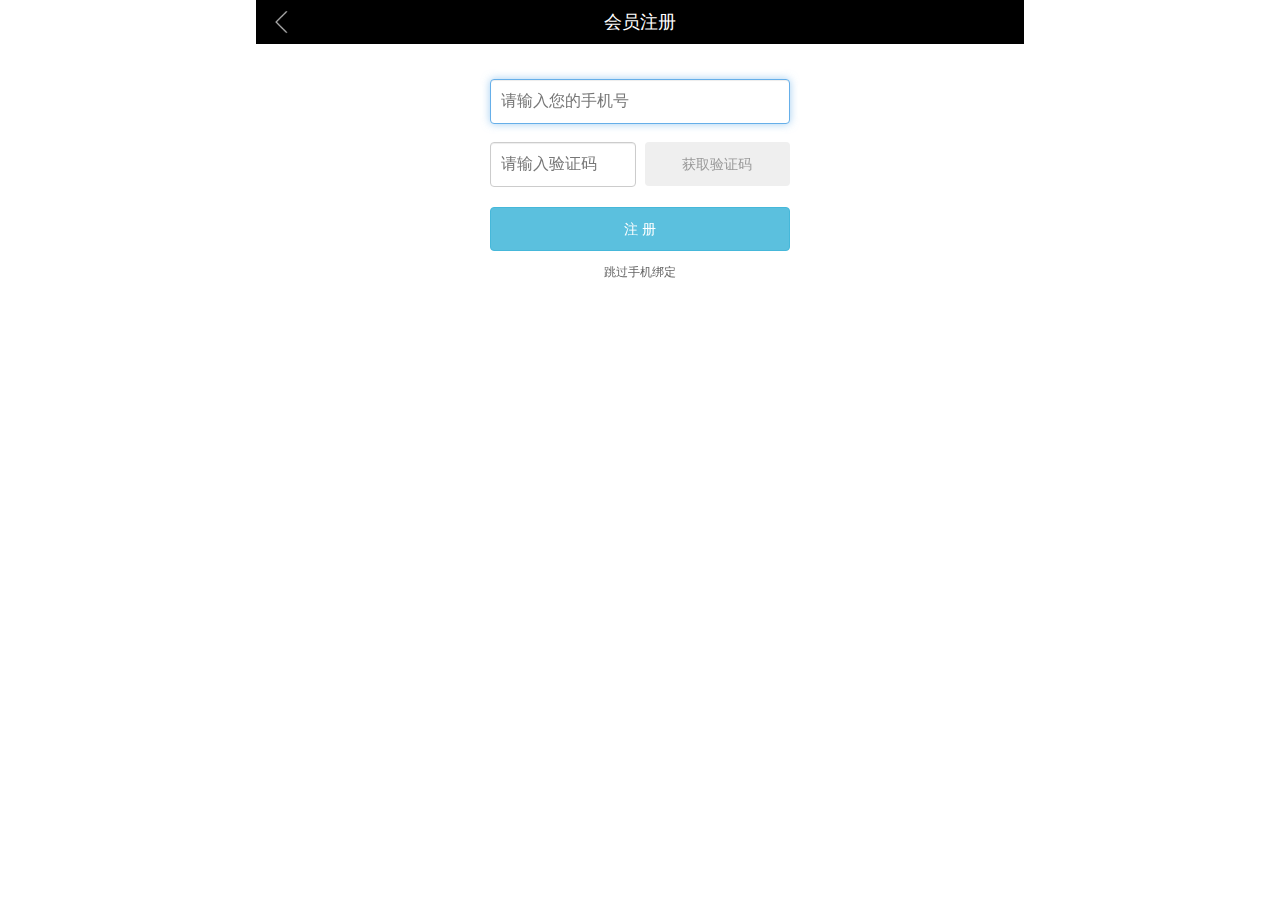
<file: 03 Construct/Prototype/login.html>
<!DOCTYPE html>
<html>
<head>
<script charset="utf-8" src="js/jquery.min.js?v=01291"></script>
<script charset="utf-8" src="js/global.js?v=01291"></script>
<script charset="utf-8" src="js/bootstrap.min.js?v=01291"></script>
<script charset="utf-8" src="js/template.js?v=01291"></script>

<link rel="stylesheet" href="css/bootstrap.css?v=01291">
<link rel="stylesheet" href="css/style.css?v=1?v=01291">
<link rel="stylesheet" href="css/member.css?v=01291">
<link rel="stylesheet" href="css/order3.css?v=01291"><meta http-equiv="Content-Type" content="text/html; charset=UTF-8">
<meta charset="utf-8">
<meta http-equiv="X-UA-Compatible" content="IE=edge">
<meta content="yes" name="apple-mobile-web-app-capable">
<meta content="yes" name="apple-touch-fullscreen">
<meta content="telephone=no" name="format-detection">
<meta content="black" name="apple-mobile-web-app-status-bar-style">
<meta name="viewport" content="width=device-width, minimum-scale=1, maximum-scale=1,user-scalable=no">
<title>会员注册</title>
<script charset="utf-8" src="js/randomimage.js?v=01291"></script>
<script charset="utf-8" src="js/login.js?v=01291"></script>
<script type="text/javascript">
		var error = '';
</script>
<style>
    #code {
      width: 48.5%;
      float: left;
    }
    #getCode {
      width: 48.5%;
      float: right;
    }
    button, input[type="button"] {
      height: 44px; 
    }
    #register {
      width: 100%;
    }
    .skip {
      text-align: center;
      margin-top: 10px;
    }
</style>
</head>
<body class="" style="background-color:#fff">
<header class="header">
    <div class="fix_nav">
        <div style="max-width:768px;margin:0 auto;background:#000000;position: relative;">
            <a class="nav-left back-icon" href="javascript:history.back();">返回</a>
            <div class="tit" style="font-size:18px;">会员注册</div>
        </div>
    </div>
</header>
<div class="maincontainer">
   <div class="container itemdetail mini-innner">
    <div class="row">
        <div class="col-md-12 tal mt20">
            <form  id="theForm"  name="theForm" class="form-signin"  action="/p/j_spring_security_check" method="POST" >
            <input type="hidden" id="returnUrl" name="returnUrl" value="http://m.legendshop.cn/p/orderDetails"/>
              
              <input name="j_username"   id="username" type="text" style="margin-bottom: -2px;-webkit-appearance:none; " class="form-control" placeholder="请输入您的手机号" message="账号" required="true" autofocus=""  tabindex="1" >
              <br>
              <input id="code" name="j_code" class="form-control" placeholder="请输入验证码" message="验证码" required="true" style="-webkit-appearance:none;" autocomplete="off"  tabindex="2" ><input type="button" class="btn" tabindex="3" onclick="sendCode(this)" value="获取验证码" id="getCode" />
                <div class="clear" style="margin-bottom: 20px"></div>
                <div><button type="button" class="btn btn-info btn-block" id="register" onclick=""  tabindex="4" >注 册</button></div>
                <div class="skip"><a href="javascript:history.go(-1)">跳过手机绑定</div>
            </form>
        </div>
     </div>
	</div>
</div>
<script type="text/javascript">
var contextPath = '';
var clock = '';
var nums = 30;
var btn;
function sendCode(thisBtn){ 
  btn = thisBtn;
  btn.disabled = true; //将按钮置为不可点击
  btn.value = nums+'秒后可重新获取';
  clock = setInterval(doLoop, 1000); //一秒执行一次
  }
  function doLoop()
  {
  nums--;
  if(nums > 0){
  btn.value = nums+'秒后可重新获取';
  }else{
  clearInterval(clock); //清除js定时器
  btn.disabled = false;
  btn.value = '点击发送验证码';
  nums = 10; //重置时间
  }
}
</script>
</body>
</html>
</file>
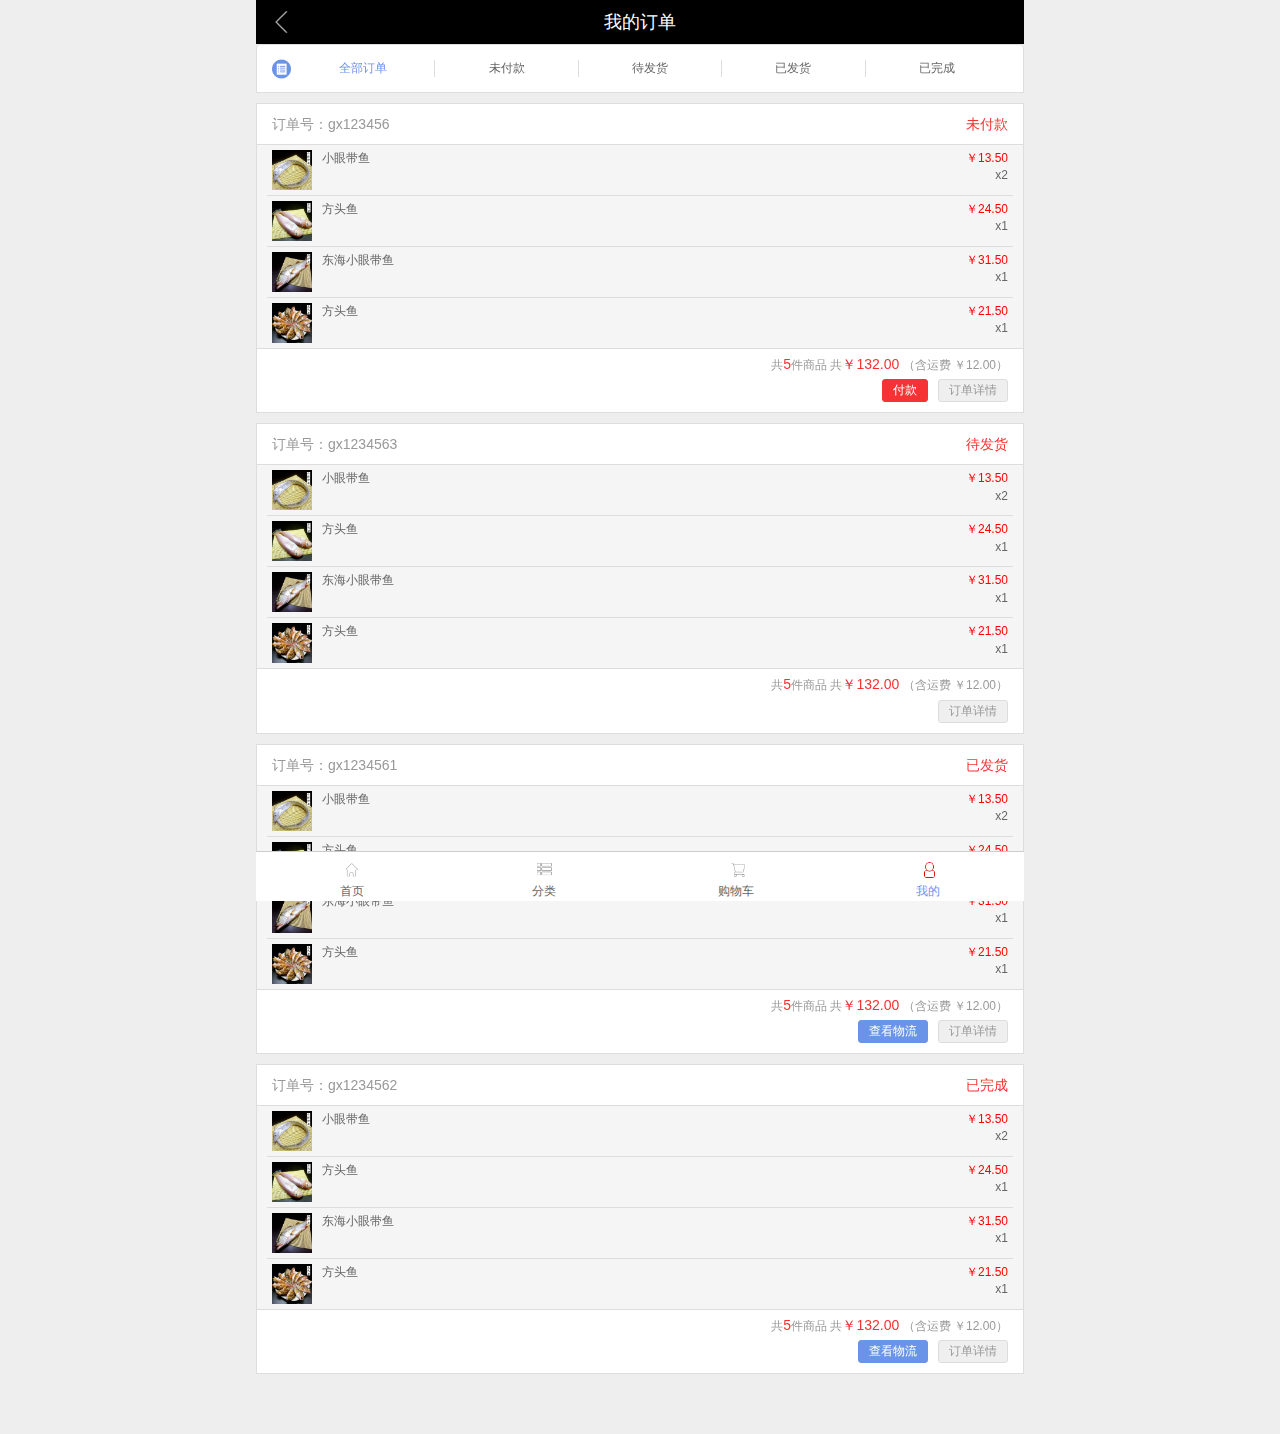
<file: 03 Construct/Prototype/orderlist.html>
<!DOCTYPE html>
<html>
<head>
<script charset="utf-8" src="js/jquery.min.js?v=01291"></script>
<script charset="utf-8" src="js/global.js?v=01291"></script>
<script charset="utf-8" src="js/bootstrap.min.js?v=01291"></script>
<script charset="utf-8" src="js/template.js?v=01291"></script>
<link rel="stylesheet" href="css/bootstrap.css?v=01291">
<link rel="stylesheet" href="css/style.css?v=1?v=01291">
<link rel="stylesheet" href="css/order3.css?v=01291">
<link rel="stylesheet" href="css/member.css?v=01291">
<link rel="stylesheet" href="css/orderlist.css">
<meta http-equiv="content-type" content="text/html; charset=UTF-8">
<meta charset="utf-8">
<meta http-equiv="X-UA-Compatible" content="IE=edge">
<meta content="yes" name="apple-mobile-web-app-capable">
<meta content="yes" name="apple-touch-fullscreen">
<meta content="telephone=no" name="format-detection">
<meta content="black" name="apple-mobile-web-app-status-bar-style">
<meta name="viewport" content="width=device-width, minimum-scale=1, maximum-scale=1,user-scalable=no">
<title>我的订单</title>
<script type="text/javascript">

</script>
</head>
<body>
<header class="header">
    <div class="fix_nav">
        <div style="max-width:768px;margin:0 auto;background:#000000;position: relative;">
            <a class="nav-left back-icon" href="javascript:history.back();">返回</a>
            <div class="tit" style="font-size:18px;">我的订单</div>
        </div>
    </div>
</header>

<div class="container" style="max-width:768px;margin:0 auto;">
	<div class="row">
				
		<div class="list-group">
			<div class="list-group-item tip order-panel mb10">
				<a href="orderlist.html" class="focus">全部订单</a>
				<a href="orderlist.html">未付款</a>
				<a href="orderlist.html">待发货</a>
				<a href="orderlist.html">已发货</a>
				<a href="orderlist.html">已完成</a>
			</div>
			<!--未付款订单-->
			<div class="order order-unpaid">
				<div class="order-list-title">
					<p>订单号：gx123456</p><p class="red">未付款</p>
				</div>
				<ul class="product-list">
	                <li>
	                    <a href="views.html">
	                        <img src="img/product01.jpg">
	                        <p>小眼带鱼</p>
	                        <div class=""><span class="p-price">￥13.50</span><span>x2</span></div>
	                    </a>
	                </li>
	                <li>
	                    <a href="views.html">
	                        <img src="img/product02.jpg">
	                        <p>方头鱼</p>
	                        <div class=""><span class="p-price">￥24.50</span><span>x1</span></div>
	                    </a>
	                </li>
	                <li>
	                    <a href="views.html">
	                        <img src="img/product03.jpg">
	                        <p>东海小眼带鱼</p>
	                        <div class=""><span class="p-price">￥31.50</span><span>x1</span></div>
	                    </a>
	                </li>
	                <li>
	                    <a href="views.html">
	                        <img src="img/product04.jpg">
	                        <p>方头鱼</p>
	                        <div><span class="p-price">￥21.50</span><span>x1</span></div>
	                    </a>
	                </li>
	            </ul>
				<div class="order-list-info">
					<p>共<span class="red">5</span>件商品 共<span class="red">￥132.00</span> （含运费 ￥12.00）</p>
					<p><button type="button" onclick="location.href='pay.html'">付款</button><button type="button" onclick="location.href='logistics.html'">查看物流</button><button type="button" onclick="location.href='order.html'">订单详情</button></p>
				</div>    			
			</div>
			<!--end-->
			<!--待发货订单-->
			<div class="order order-unshipped">
				<div class="order-list-title">
					<p>订单号：gx1234563</p><p class="red">待发货</p>
				</div>
				<ul class="product-list">
	                <li>
	                    <a href="views.html">
	                        <img src="img/product01.jpg">
	                        <p>小眼带鱼</p>
	                        <div class=""><span class="p-price">￥13.50</span><span>x2</span></div>
	                    </a>
	                </li>
	                <li>
	                    <a href="views.html">
	                        <img src="img/product02.jpg">
	                        <p>方头鱼</p>
	                        <div class=""><span class="p-price">￥24.50</span><span>x1</span></div>
	                    </a>
	                </li>
	                <li>
	                    <a href="views.html">
	                        <img src="img/product03.jpg">
	                        <p>东海小眼带鱼</p>
	                        <div class=""><span class="p-price">￥31.50</span><span>x1</span></div>
	                    </a>
	                </li>
	                <li>
	                    <a href="views.html">
	                        <img src="img/product04.jpg">
	                        <p>方头鱼</p>
	                        <div><span class="p-price">￥21.50</span><span>x1</span></div>
	                    </a>
	                </li>
	            </ul>
				<div class="order-list-info">
					<p>共<span class="red">5</span>件商品 共<span class="red">￥132.00</span> （含运费 ￥12.00）</p>
					<p><button type="button" onclick="location.href='pay.html'">付款</button><button type="button" onclick="location.href='logistics.html'">查看物流</button><button type="button" onclick="location.href='order.html'">订单详情</button></p>
				</div>    			
			</div>
			<!--end-->
			<!--已发货订单-->
			<div class="order order-in-delivery">
				<div class="order-list-title">
					<p>订单号：gx1234561</p><p class="red">已发货</p>
				</div>
				<ul class="product-list">
	                <li>
	                    <a href="views.html">
	                        <img src="img/product01.jpg">
	                        <p>小眼带鱼</p>
	                        <div class=""><span class="p-price">￥13.50</span><span>x2</span></div>
	                    </a>
	                </li>
	                <li>
	                    <a href="views.html">
	                        <img src="img/product02.jpg">
	                        <p>方头鱼</p>
	                        <div class=""><span class="p-price">￥24.50</span><span>x1</span></div>
	                    </a>
	                </li>
	                <li>
	                    <a href="views.html">
	                        <img src="img/product03.jpg">
	                        <p>东海小眼带鱼</p>
	                        <div class=""><span class="p-price">￥31.50</span><span>x1</span></div>
	                    </a>
	                </li>
	                <li>
	                    <a href="views.html">
	                        <img src="img/product04.jpg">
	                        <p>方头鱼</p>
	                        <div><span class="p-price">￥21.50</span><span>x1</span></div>
	                    </a>
	                </li>
	            </ul>
				<div class="order-list-info">
					<p>共<span class="red">5</span>件商品 共<span class="red">￥132.00</span> （含运费 ￥12.00）</p>
					<p><button type="button" onclick="location.href='pay.html'">付款</button><button type="button" onclick="location.href='logistics.html'">查看物流</button><button type="button" onclick="location.href='order.html'">订单详情</button></p>
				</div>    			
			</div>
			<!--end-->
			<!--已完成订单-->
			<div class="order order-completed">
				<div class="order-list-title">
					<p>订单号：gx1234562</p><p class="red">已完成</p>
				</div>
				<ul class="product-list">
	                <li>
	                    <a href="views.html">
	                        <img src="img/product01.jpg">
	                        <p>小眼带鱼</p>
	                        <div class=""><span class="p-price">￥13.50</span><span>x2</span></div>
	                    </a>
	                </li>
	                <li>
	                    <a href="views.html">
	                        <img src="img/product02.jpg">
	                        <p>方头鱼</p>
	                        <div class=""><span class="p-price">￥24.50</span><span>x1</span></div>
	                    </a>
	                </li>
	                <li>
	                    <a href="views.html">
	                        <img src="img/product03.jpg">
	                        <p>东海小眼带鱼</p>
	                        <div class=""><span class="p-price">￥31.50</span><span>x1</span></div>
	                    </a>
	                </li>
	                <li>
	                    <a href="views.html">
	                        <img src="img/product04.jpg">
	                        <p>方头鱼</p>
	                        <div><span class="p-price">￥21.50</span><span>x1</span></div>
	                    </a>
	                </li>
	            </ul>
				<div class="order-list-info">
					<p>共<span class="red">5</span>件商品 共<span class="red">￥132.00</span> （含运费 ￥12.00）</p>
					<p><button type="button" onclick="location.href='pay.html'">付款</button><button type="button" onclick="location.href='logistics.html'">查看物流</button><button type="button" onclick="location.href='order.html'">订单详情</button></p>
				</div>    			
			</div>
			<!--end-->
		</div>
	</div>
</div>
<footer class="footer">
  <div class="foot-con">
	<div class="foot-con_2">
		<a href="index.html">
			<i class="navIcon home"></i>
			<span class="text">首页</span>
		</a>
		<a href="category.html">
			<i class="navIcon sort"></i>
			<span class="text">分类</span>
		</a>
		<a href="shopcart.html">
			<i class="navIcon shop"></i>
			<span class="text">购物车</span>		
		</a>
		<a href="userhome.html" class="active">
			<i class="navIcon member"></i>
			<span class="text">我的</span>
		</a>
	</div>
  </div>
</footer>
</body>
</html>
</file>
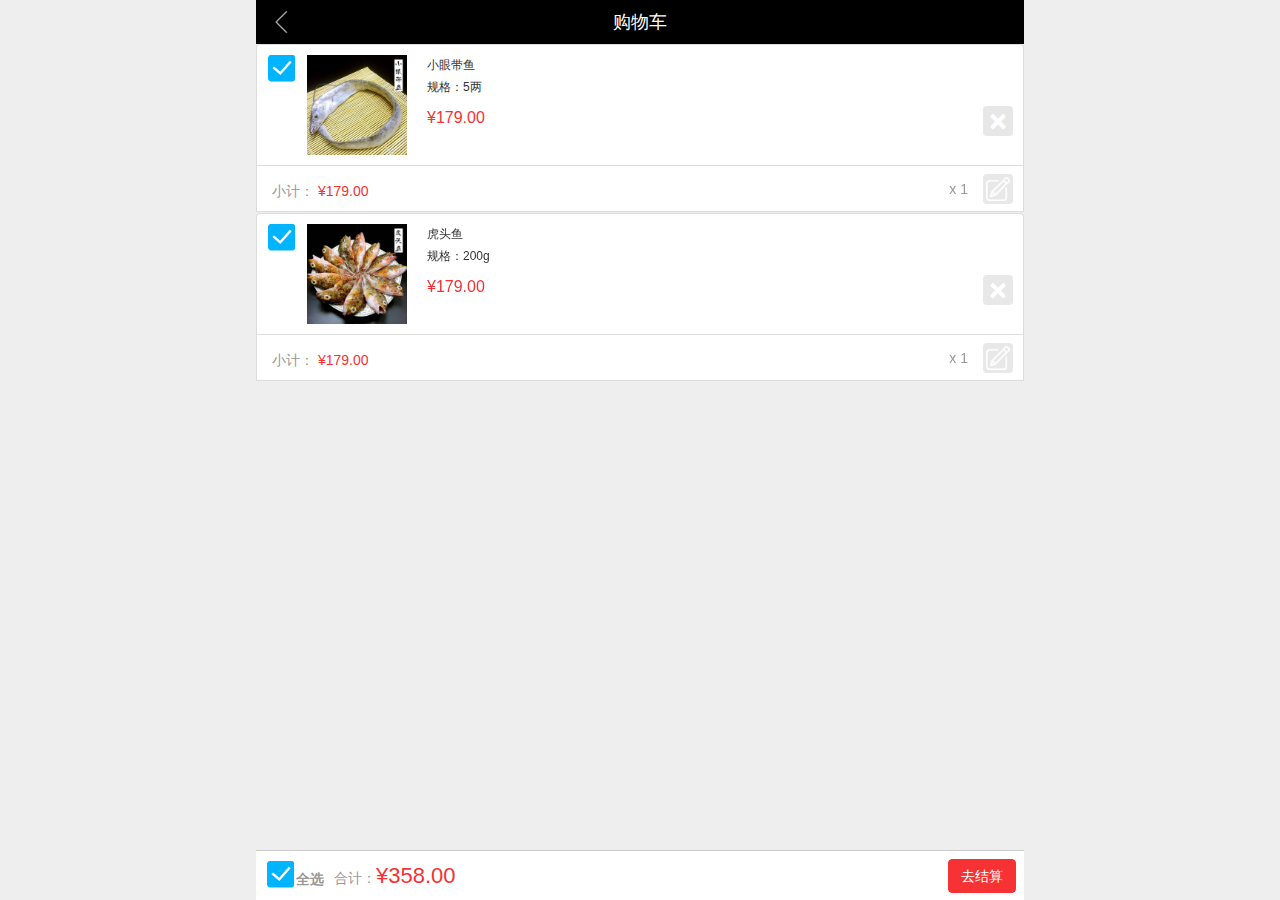
<file: 03 Construct/Prototype/shopcart.html>
<!DOCTYPE html>
<html>
<head>
<script charset="utf-8" src="js/jquery.min.js?v=01291"></script>
<script charset="utf-8" src="js/global.js?v=01291"></script>
<script charset="utf-8" src="js/bootstrap.min.js?v=01291"></script>
<script charset="utf-8" src="js/template.js?v=01291"></script>

<link rel="stylesheet" href="css/bootstrap.css?v=01291">
<link rel="stylesheet" href="css/style.css?v=1?v=01291">
<link rel="stylesheet" href="css/member.css?v=01291">
<link rel="stylesheet" href="css/order3.css?v=01291"><meta http-equiv="Content-Type" content="text/html; charset=UTF-8">
<meta charset="utf-8">
<meta http-equiv="X-UA-Compatible" content="IE=edge">
<meta content="yes" name="apple-mobile-web-app-capable">
<meta content="yes" name="apple-touch-fullscreen">
<meta content="telephone=no" name="format-detection">
<meta content="black" name="apple-mobile-web-app-status-bar-style">
<meta name="viewport" content="width=device-width, minimum-scale=1, maximum-scale=1,user-scalable=no">
<script charset="utf-8" src="js/shopCart.js?v=01291"></script>
<title>购物车</title>
</head>
<body>
<div class="fanhui_cou">
	<div class="fanhui_1"></div>
	<div class="fanhui_ding">顶部</div>
</div> <header class="header header_1">
    <div class="fix_nav">
        <div class="nav_inner">
            <a class="nav-left back-icon" href="javascript:history.back();">返回</a>
            <div class="tit">购物车</div>
        </div>
    </div>
</header>
<div class="container ">
    <div class="row rowcar">
        <ul class="list-group">
		            <li class="list-group-item hproduct clearfix">
				            <div class="icheck pull-left mr5">
		                       <input type="checkbox" checked="checked" class="ids" prodStatus="1"  itemkey=""/>
                                       <label class="checkLabel">
		                       <span></span>
                               </label>
				            </div>
			                <div class="p-pic"><a href="/views/663"><img class="img-responsive" src="img/product01.jpg"></a></div>
			                <div class="p-info">
			                    <a href="/views/663"><p class="p-title">小眼带鱼</p></a>
		                    	<p class="p-attr">
			                    		<span>规格：5两</span></p>
		                    	<p class="p-origin">
			                    	<a class="close p-close" onclick="deleteShopCart('','小眼带鱼','663','1358')" href="javascript:void(0);">×</a>
			                        <em class="price">¥179.00</em>
			                    </p>
			                </div>
		            </li>
		            <li class="list-group-item clearfix">
		                <div class="pull-left mt5">
		                	<span class="gary">小计：</span>
		                	<em class="red productTotalPrice">¥179.00</em>
		                </div>
						<div class="btn-group btn-group-sm control-num">
		                    <a onclick="disDe(this)" href="javascript:void(0);" class="btn btn-default"><span class="glyphicon glyphicon-minus gary"></span></a>
		                    <!--读取的数量、id等信息存在这个input上-->
		                    <input type="tel" class="btn gary2 Amount" readonly="readonly" value="1" maxlength="4" itemkey="" prodId="663" skuId="1358">
		                    <a onclick="increase(this)" href="javascript:void(0);" class="btn btn-default"><span class="glyphicon glyphicon-plus gary"></span></a>
		                </div>
		                <div class="num-show">x 1</div>
		                <div class="num-edit"><span>完成</span><i></i></div>
					</li>
				</ul>
				<ul class="list-group">
		            <li class="list-group-item hproduct clearfix">
		            		<div class="icheck pull-left mr5">
		                       <input type="checkbox" checked="checked" class="ids" prodStatus="1"  itemkey=""/>
                                       <label class="checkLabel">
		                       <span></span>
                               </label>
		            		</div>
			                <div class="p-pic"><a href="/views/663"><img class="img-responsive" src="img/product04.jpg"></a></div>
			                <div class="p-info">
			                    <a href="/views/663"><p class="p-title">虎头鱼</p></a>
		                    	<p class="p-attr">
			                    		<span>规格：200g</span></p>
		                    	<p class="p-origin">
			                    	<a class="close p-close" onclick="deleteShopCart('','虎头鱼','664','1358')" href="javascript:void(0);">×</a>
			                        <em class="price">¥179.00</em>
			                    </p>
			                </div>
		            </li>
		            <li class="list-group-item clearfix">
		                <div class="pull-left mt5">
		                	<span class="gary">小计：</span>
		                	<em class="red productTotalPrice">¥179.00</em>
		                </div>
						<div class="btn-group btn-group-sm control-num">
		                    <a onclick="disDe(this)" href="javascript:void(0);" class="btn btn-default"><span class="glyphicon glyphicon-minus gary"></span></a>
		                    <input type="tel" class="btn gary2 Amount" readonly="readonly" value="1" maxlength="4" itemkey="" prodId="663" skuId="1358">
		                    <a onclick="increase(this)" href="javascript:void(0);" class="btn btn-default"><span class="glyphicon glyphicon-plus gary"></span></a>
		                </div>
		                <div class="num-show">x 1</div>
		                <div class="num-edit"><span>完成</span><i></i></div>
					</li>
					</ul>
		       </div>
</div>
<div class="fixed-foot">
<div class="fixed_inner">
    <div class="pay-point">
        <div class="icheck pull-left mr10">
            <input type="checkbox" checked="checked" id="buy-sele-all" value="1">
            <label for="buy-sele-all">
                <span class="mt10"></span>全选
            </label>
        </div>
         <p>合计：<em class="red f22">¥<span id="totalPrice">179.00</span></em></p>
    </div>
    <div class="buy-btn-fix">
        <a href="javascript:submitShopCart();" class="btn btn-danger btn-buy">去结算</a>
    </div>
</div>
</div>
<div class="clear"></div>

<footer class="footer">
  <div class="foot-con">
	<div class="foot-con_2">
		<a href="index.html">
			<i class="navIcon home"></i>
			<span class="text">首页</span>
		</a>
		<a href="category.html">
			<i class="navIcon sort"></i>
			<span class="text">分类</span>
		</a>
		<a href="shopcart.html">
			<i class="navIcon shop"></i>
			<span class="text">购物车</span>		
		</a>
		<a href="userhome.html">
			<i class="navIcon member"></i>
			<span class="text">我的</span>
		</a>
	</div>
  </div>
</footer>
<script type="text/javascript">
var contextPath = '';
$(function(){
	calculateTotal();
	//编辑商品数量
	$(".rowcar .num-edit i").click(function(){
		$(this).parents("li").addClass("editnow");
	})
	$(".rowcar .num-edit span").click(function(){
		$(this).parents("li").removeClass("editnow");
	})
})
</script>
</body></html>
</file>
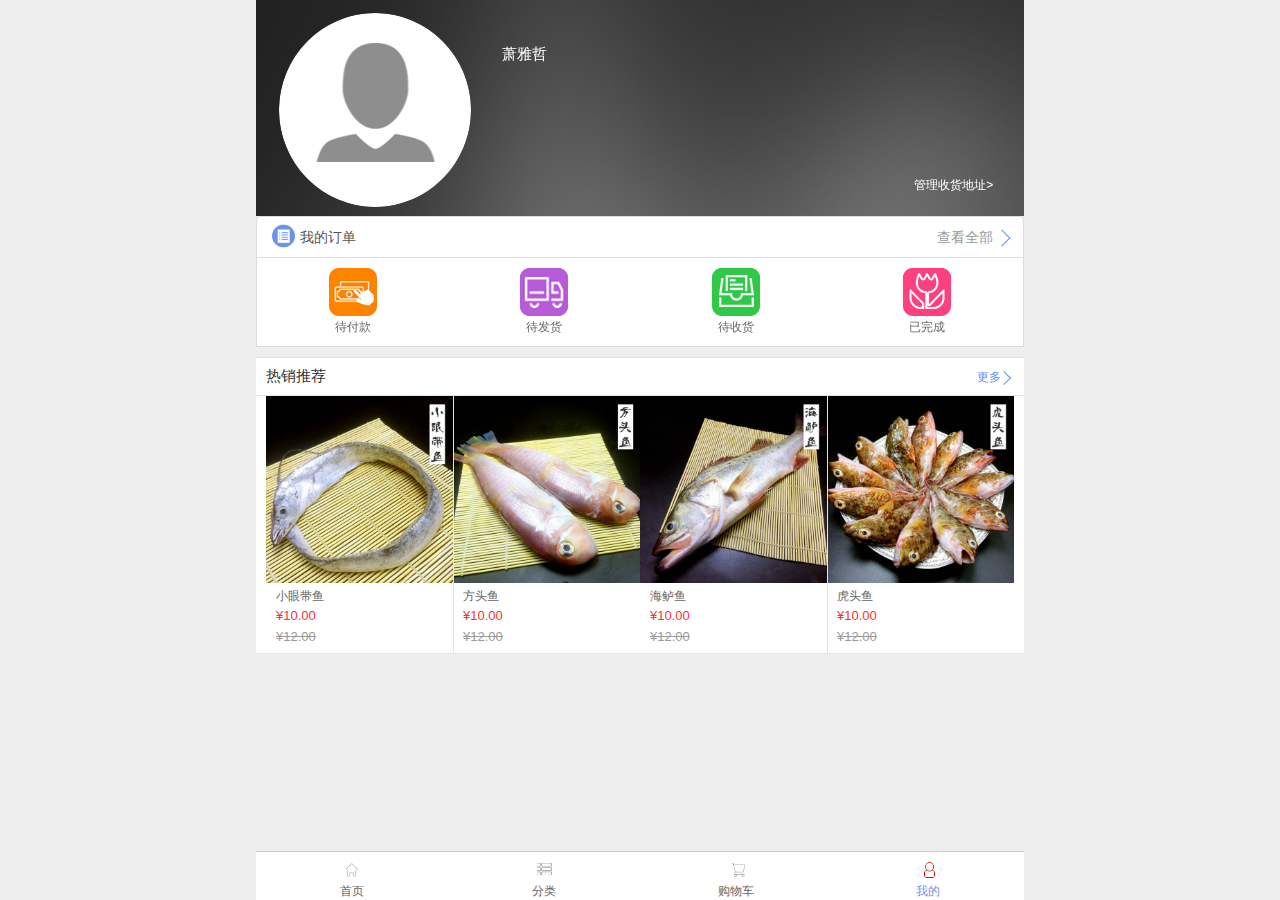
<file: 03 Construct/Prototype/userhome.html>
<!DOCTYPE html>
<html>
<head>
<script charset="utf-8" src="js/jquery.min.js?v=01291"></script>
<script charset="utf-8" src="js/global.js?v=01291"></script>
<script charset="utf-8" src="js/bootstrap.min.js?v=01291"></script>
<script charset="utf-8" src="js/template.js?v=01291"></script>

<link rel="stylesheet" href="css/bootstrap.css?v=01291">
<link rel="stylesheet" href="css/style.css?v=1?v=01291">
<link rel="stylesheet" href="css/member.css?v=01291">
<link rel="stylesheet" href="css/order3.css?v=01291"><meta http-equiv="content-type" content="text/html; charset=UTF-8">
<meta charset="utf-8">
<meta http-equiv="X-UA-Compatible" content="IE=edge">
<meta content="yes" name="apple-mobile-web-app-capable">
<meta content="yes" name="apple-touch-fullscreen">
<meta content="telephone=no" name="format-detection">
<meta content="black" name="apple-mobile-web-app-status-bar-style">
<meta name="viewport" content="width=device-width, minimum-scale=1, maximum-scale=1,user-scalable=no">
<title>会员中心</title>

</head>
<body>
<div class="maincontainer" style="padding-bottom:0">
<div class="container" style="max-width:768px;margin:0 auto;">
	<div class="row">
		<div class="member_top member_top_1">
			<div class="member_top_bg"><img  src="images/member_bg.png"></div>
			<div class="member_m_pic member_m_pic_1">
				<img class="img-circle" src="images/noavatar.png">
        			</div>
			<div  class="member_m_z member_m_z_1">
				<div class="member_m_x">萧雅哲</div>
				</div>
			<div class="member_m_r"><a href="addresslist.html">管理收货地址&gt;</a>
			</div>
		</div>
		<div class="list-group mb10">
			<a href="orderlist.html" class="list-group-item tip">
				<div class="list_group_img">
				<img src="images/member_img16.png"></div>
				我的订单
				<span class="gary pull-right">查看全部</span>
			</a>
			<div class="list-group-item p0 clearfix">
				<div class="col-xs-3 p0">
					<a class="order_tab_link" href="/p/userOrder?state_type=1">
						<em class="order_img">
						<img src="images/order_bg_3.png"></em>待付款
						
						</a>
				</div>
				<div class="col-xs-3 p0">
					<a class="order_tab_link" href="/p/userOrder?state_type=2">
						<em class="order_img">
						<img src="images/order_bg_2.png"></em>待发货
						</a>
				</div>
				<div class="col-xs-3 p0">
					<a class="order_tab_link" href="/p/userOrder?state_type=3">
						<em class="order_img">
						<img src="images/order_bg_1.png"></em>待收货
						</a>
				</div>
				<div class="col-xs-3 p0">
					<a class="order_tab_link" href="/p/userOrder?state_type=4">
						<em class="order_img">
						<img src="images/order_bg.png"></em>已完成
						</a>
				</div>
			</div>
		</div>
				
		<div class="tb_box member-recommend">
			<h2 class="tab_tit">
				<a class="more" href="category.html">更多</a>
				热销推荐
			</h2>
			<div class="tb_type tb_type_even clearfix">
				<a class="th_link" href="views.html">
					<img class="tb_pic" src="img/product01.jpg" style="width:100%;">
					<div class="tb_info">
						<p class="p-title">小眼带鱼</p>
						<p class="p-origin"><em class="price">¥10.00</em></p>
						<p class="mb0"><del class="old-price">¥12.00</del></p>
					</div>
				</a>
				<a class="th_link" href="views.html">
					<img class="tb_pic" src="img/product02.jpg" style="width:100%;">
					<div class="tb_info">
						<p class="p-title">方头鱼</p>
						<p class="p-origin"><em class="price">¥10.00</em></p>
						<p class="mb0"><del class="old-price">¥12.00</del></p>
					</div>
	            </a>
				<a class="th_link" href="views.html">
					<img class="tb_pic" src="img/product03.jpg" style="width:100%;">
					<div class="tb_info">
						<p class="p-title">海鲈鱼</p>
						<p class="p-origin"><em class="price">¥10.00</em></p>
						<p class="mb0"><del class="old-price">¥12.00</del></p>
					</div>
	            </a>
	            <a class="th_link" href="views.html">
					<img class="tb_pic" src="img/product04.jpg" style="width:100%;">
					<div class="tb_info">
						<p class="p-title">虎头鱼</p>
						<p class="p-origin"><em class="price">¥10.00</em></p>
						<p class="mb0"><del class="old-price">¥12.00</del></p>
					</div>
	            </a>
			</div>
		</div>
		
	</div>
</div>
<footer class="footer">
  <div class="foot-con">
	<div class="foot-con_2">
		<a href="index.html">
			<i class="navIcon home"></i>
			<span class="text">首页</span>
		</a>
		<a href="category.html">
			<i class="navIcon sort"></i>
			<span class="text">分类</span>
		</a>
		<a href="shopcart.html">
			<i class="navIcon shop"></i>
			<span class="text">购物车</span>		
		</a>
		<a href="userhome.html" class="active">
			<i class="navIcon member"></i>
			<span class="text">我的</span>
		</a>
	</div>
  </div>
</footer>
</div>
</body>
</html>
</file>
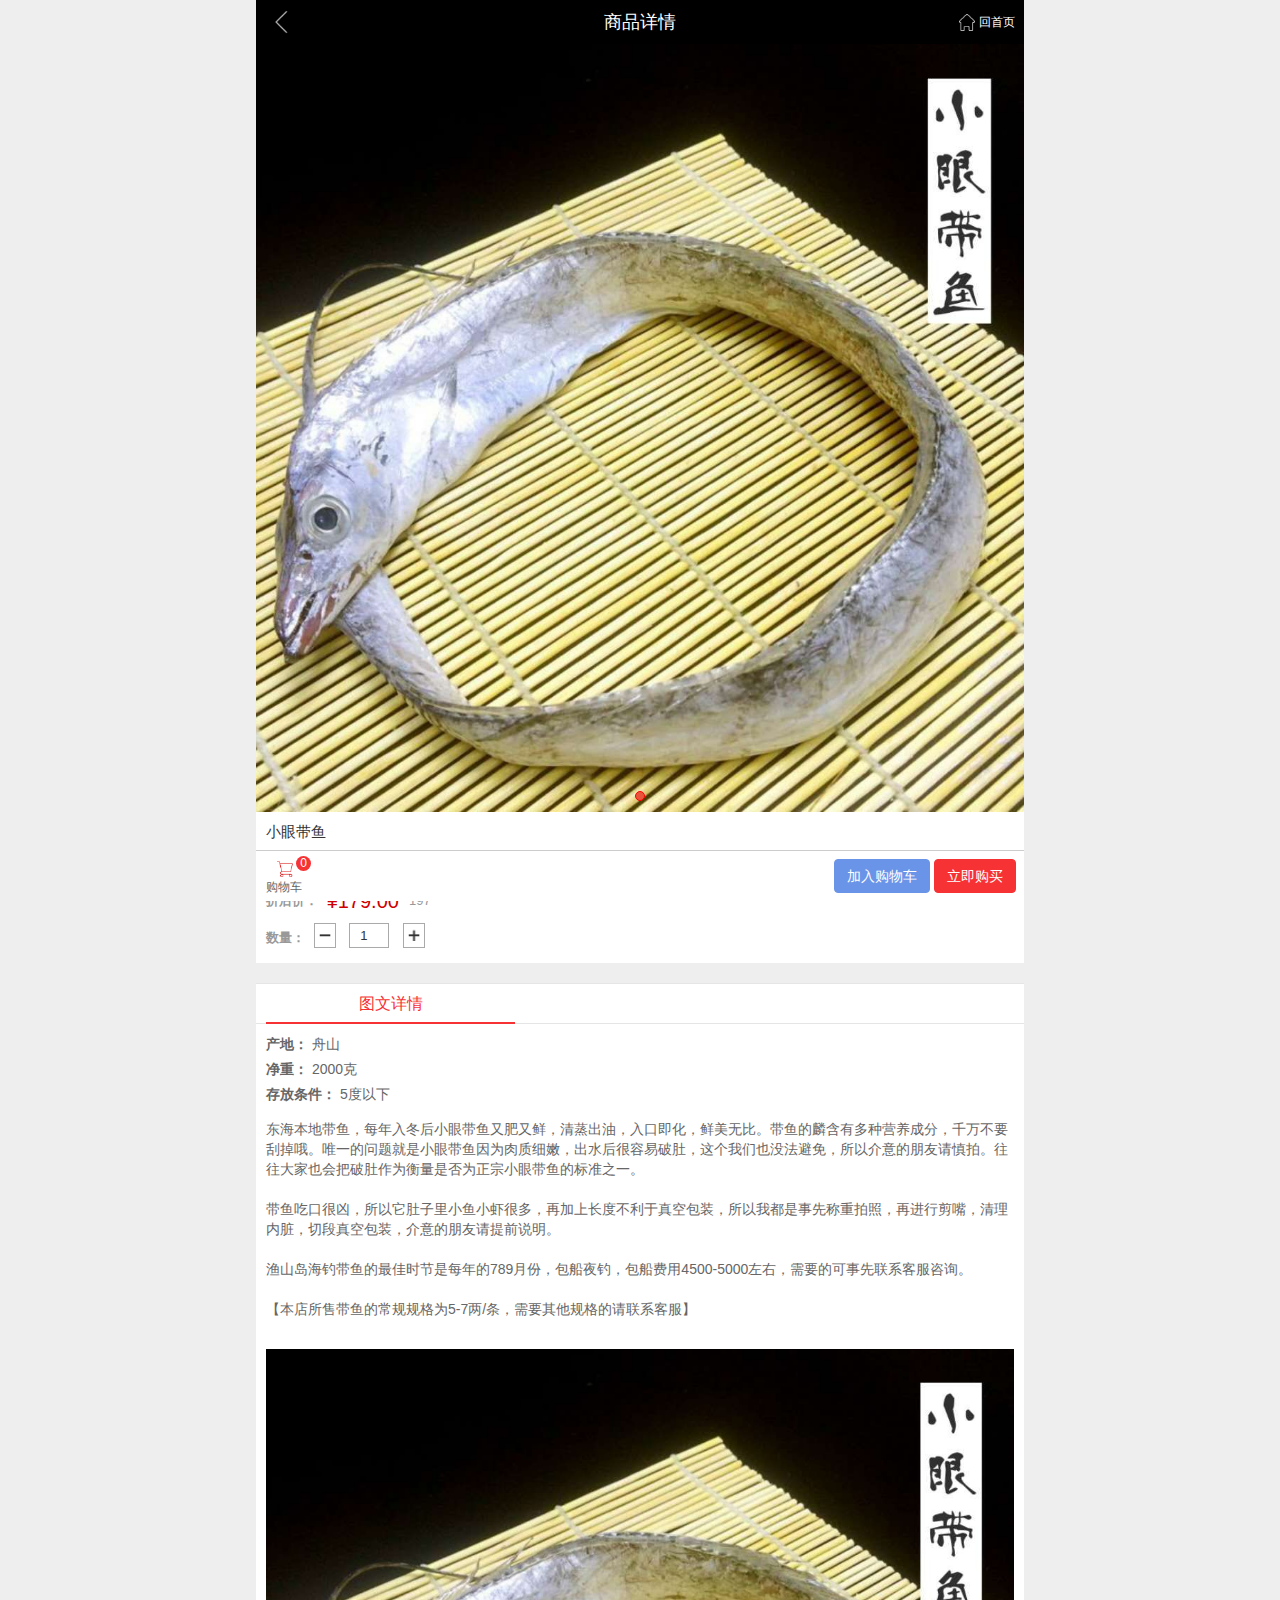
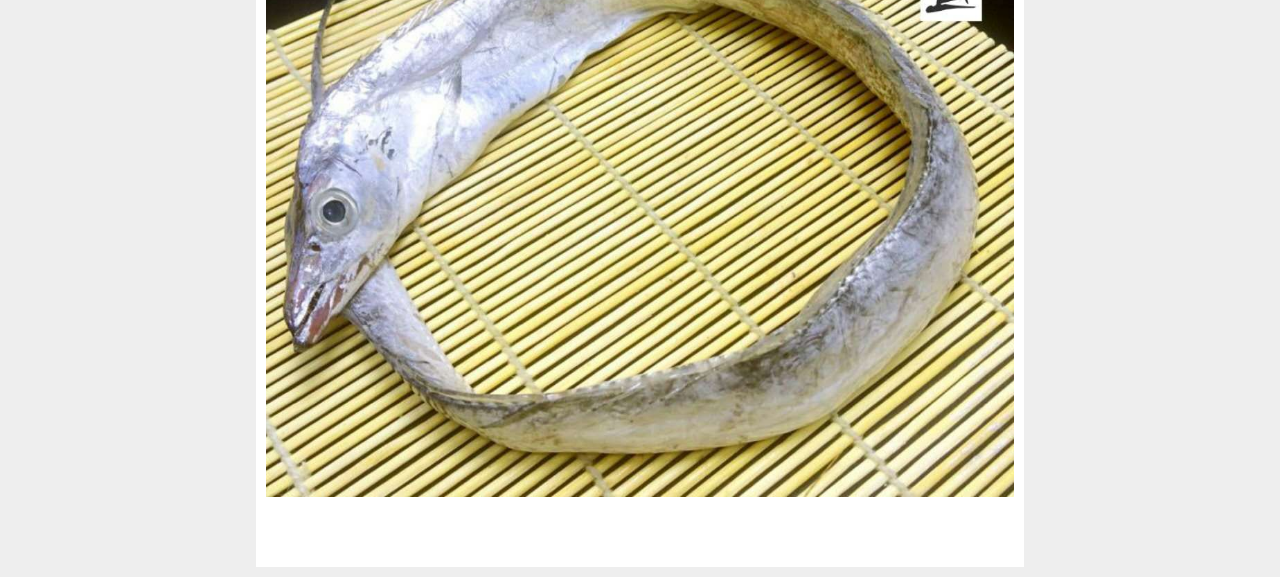
<file: 03 Construct/Prototype/views.html>
﻿<!DOCTYPE html>
<html>
<head>
<script charset="utf-8" src="js/jquery.min.js?v=01291"></script>
<script charset="utf-8" src="js/global.js?v=01291"></script>
<script charset="utf-8" src="js/bootstrap.min.js?v=01291"></script>
<script charset="utf-8" src="js/template.js?v=01291"></script>

<link rel="stylesheet" href="css/bootstrap.css?v=01291">
<link rel="stylesheet" href="css/style.css?v=1?v=01291">
<link rel="stylesheet" href="css/member.css?v=01291">
<link rel="stylesheet" href="css/order3.css?v=01291"><meta http-equiv="content-type" content="text/html; charset=UTF-8">
<meta charset="utf-8">
<meta http-equiv="X-UA-Compatible" content="IE=edge">
<meta content="yes" name="apple-mobile-web-app-capable">
<meta content="yes" name="apple-touch-fullscreen">
<meta content="telephone=no" name="format-detection">
<meta content="black" name="apple-mobile-web-app-status-bar-style">
<meta name="viewport" content="width=device-width, minimum-scale=1, maximum-scale=1,user-scalable=no">
<title>赶鲜</title>
<link rel="stylesheet" href="css/productDetail.css?v=01291">
<script charset="utf-8" src="js/TouchSlide.js?v=01291"></script>
<script charset="utf-8" src="js/prodDetail.js?v=01291"></script>
<style type="text/css">
.details_con li .tb-out-of-stock{
border: 1px dashed #bbb;
color:#bbb;
cursor: not-allowed;
}
.no-selected{
background: #ffe8e8 none repeat scroll 0 0;
border: 2px solid #be0106;
margin: -1px;
}
</style>
</head>

<body>

<div class="fanhui_cou">
	<div class="fanhui_1"></div>
	<div class="fanhui_ding">顶部</div>
</div>

<header class="header">
	<div class="fix_nav">
		<div style="max-width:768px;margin:0 auto;background:#000;position: relative;">
			<a class="nav-left back-icon" href="javascript:history.back();">返回</a>
			<div class="tit">商品详情</div>
                        <a class="nav-right home" href="index.html">回首页</a>
		</div>
	</div>
</header>
<input type="hidden" id="prodId" value="663"/>
<input id="currSkuId" value="" type="hidden"/>
<div class="container">
    <div class="row white-bg">
        <div id="slide"> 
            <div class="hd">
                <ul>
                	<li>1</li></ul>
            </div>
            <div class="bd">
                <div class="tempWrap" style="overflow:hidden; position:relative;">
                	<ul style="width: 3072px; position: relative; overflow: hidden; padding: 0px; margin: 0px; transition-duration: 200ms; transform: translateX(-768px);">
                        <li style="display: table-cell; vertical-align: middle; max-width: 768px;">
                        		<a href="#"><img style="max-width:100vw;max-height:80vw;margin:auto;" src="img/product01.jpg"></a>
                        	</li>
                        </ul>
               </div>
            </div>
        </div>
    </div>
    <div class="row gary-bg">
         <div class="white-bg p10 details_con">
         <h1 class="item-name" id="prodName">小眼带鱼</h1>
         <ul>
         	<li>
				<label>规格：</label>
				<span class="spec">5两</span>
			</li>
			<li>
				<label>折后价：</label>
				<span class="price">¥<span class="price" id="prodCash">179.00</span></span><del class="spec">197</del>
			</li>

			<li>
				<label>数量：</label>
				<div class="count_div" style="height: 30px; width: 130px;">
					<a href="javascript:void(0);" class="minus" ></a>
					  <input type="text" class="count" value="1" id="prodCount" readonly="readonly"/>
					<a href="javascript:void(0);" class="add" ></a>
				</div>
			</li>
			</ul>
		</div>
        <div id="goodsContent" class="goods-content white-bg">
			
            <div class="hd hd_fav">
                <ul>
                    <li class="on">图文详情</li>
                </ul>
            </div>
			
            <div class="tempWrap" style="overflow:hidden; position:relative;">
            	<ul>
		         	<li>
						<label>产地：</label>
						<span class="spec">舟山</span>
					</li>
					<li>
						<label>净重：</label>
						<span class="spec">2000克</span>
					</li>
					<li>
						<label>存放条件：</label>
						<span class="spec">5度以下</span>
					</li>
				</ul>
				<div class="product-description">
					东海本地带鱼，每年入冬后小眼带鱼又肥又鲜，清蒸出油，入口即化，鲜美无比。带鱼的麟含有多种营养成分，千万不要刮掉哦。唯一的问题就是小眼带鱼因为肉质细嫩，出水后很容易破肚，这个我们也没法避免，所以介意的朋友请慎拍。往往大家也会把破肚作为衡量是否为正宗小眼带鱼的标准之一。<br /><br />带鱼吃口很凶，所以它肚子里小鱼小虾很多，再加上长度不利于真空包装，所以我都是事先称重拍照，再进行剪嘴，清理内脏，切段真空包装，介意的朋友请提前说明。<br /><br />渔山岛海钓带鱼的最佳时节是每年的789月份，包船夜钓，包船费用4500-5000左右，需要的可事先联系客服咨询。<br /><br />【本店所售带鱼的常规规格为5-7两/条，需要其他规格的请联系客服】<br /><br />
				</div>
                <div class="prop-area" style="min-height:300px;overflow: hidden;">
                	<img src="img/product01.jpg" alt="" />
                </div>
        	</div>
    </div>
</div>

<div class="fixed-foot">
	<div class="fixed_inner">
		<a class="cart-wrap" href="/shopcart">
			<i class="i-cart"></i>
			<span>购物车</span>
			<span class="add-num" id="totalNum">0</span>
		</a>
		<div class="buy-btn-fix">
		    <a class="btn btn-info btn-cart"  onclick="addShopCart();" href="javascript:void(0);">加入购物车</a>
		    <a class="btn btn-danger btn-buy" onclick="buyNow();" href="javascript:void(0);">立即购买</a>
		</div>
	</div>
</div>

<div class="clear"></div>

<footer class="footer">
  <div class="foot-con">
	<div class="foot-con_2">
		<a href="index.html">
			<i class="navIcon home"></i>
			<span class="text">首页</span>
		</a>
		<a href="category.html">
			<i class="navIcon sort"></i>
			<span class="text">分类</span>
		</a>
		<a href="shopcart.html">
			<i class="navIcon shop"></i>
			<span class="text">购物车</span>		
		</a>
		<a href="userhome.html">
			<i class="navIcon member"></i>
			<span class="text">我的</span>
		</a>
	</div>
  </div>
</footer><script type="text/javascript">
var contextPath = '';
var currProdId = '663';
var prodName= '小眼带鱼';
var skuDtoList = eval('[{"amountDetail":{"cash":179,"num":1,"price":179,"promotionPrice":179,"totalAmount":179},"name":"小眼带鱼","price":179,"properties":"208:636","skuId":1358,"status":1},{"amountDetail":{"cash":179,"num":1,"price":179,"promotionPrice":179,"totalAmount":179},"name":"小眼带鱼","price":179,"properties":"208:661","skuId":1359,"status":1},{"amountDetail":{"cash":179,"num":1,"price":179,"promotionPrice":179,"totalAmount":179},"name":"小眼带鱼","price":179,"properties":"208:635","skuId":1360,"status":1}]');
var propValueImgList = eval('[{"imgList":["img/product01.jpg"],"valueId":661},{"imgList":["img/product01.jpg"],"valueId":636}]');
var allSelected = true;
var prodLessMsg = '商品缺货';
var failedOwnerMsg = '您是商品主人, 不能购买此商品。';
var failedBasketMaxMsg = '已达到购物车最大数量, 不能购买此商品。';
var failedBasketErrorMsg = '购物车错误, 不能购买此商品。';
var photoPath = "";
var distUserName = '';

//插件：图片轮播
TouchSlide({
	slideCell:"#slide",
	titCell:".hd ul", //开启自动分页 autoPage:true ，此时设置 titCell 为导航元素包裹层
	mainCell:".bd ul",
	effect:"left",
	autoPlay:false,//自动播放
	autoPage:true, //自动分页
	switchLoad:"_src" //切换加载，真实图片路径为"_src"
});

var scrollTop = 0;
TouchSlide({
	slideCell:"#goodsContent",
	startFun:function(i,c){
		var prodId = $("#prodId").val();
		if(i==1){//规格参数
			var th = jQuery("#goodsContent .bd ul").eq(i);
			if(!th.hasClass('hadGoodsContent')){				
				queryParameter(th,prodId);
			}

			if($(window).scrollTop() > scrollTop){
				$(window).scrollTop(scrollTop);
			}
				
		}else if(i==2){//评价
			var th = jQuery("#goodsContent .bd ul").eq(i);

			if(!th.hasClass('hadConments')){
				queryProdComment(th,prodId);
			}

			if($(window).scrollTop() > scrollTop){
				$(window).scrollTop(scrollTop);
			}
		}else{
			if(scrollTop == 0){
				$(window).scrollTop(scrollTop);
				var hd_fav = $('.hd_fav');
				var position = hd_fav.position();
				
				scrollTop = position.top;
			}
		}
	},
});

</script>
</body>
</html>
</file>
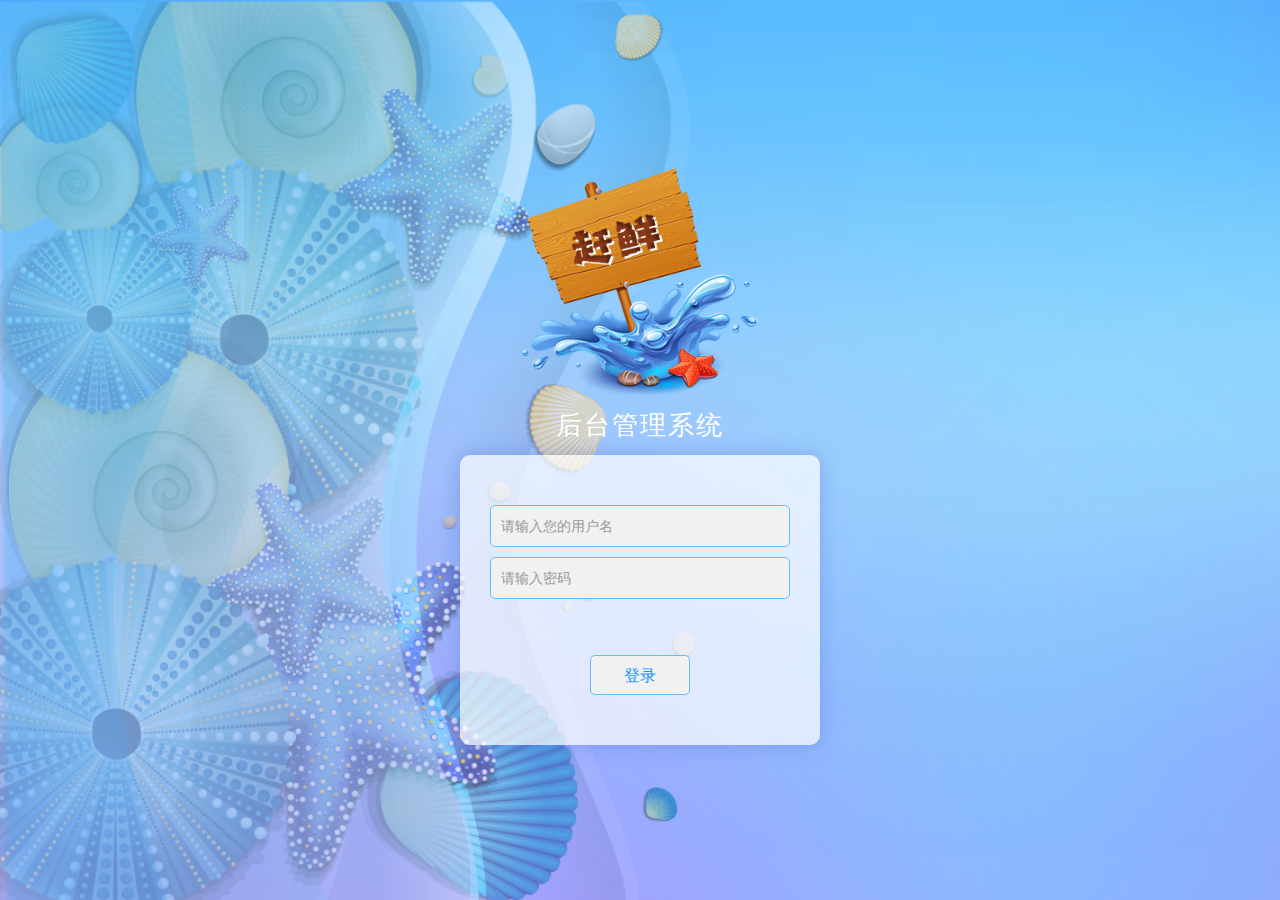
<file: 03 Construct/Prototype/admin/login.html>
<!DOCTYPE html>
<html>
<head>
	<meta charset="UTF-8">
	<title>后台管理系统</title>
	<link href="style/reset.css" rel="stylesheet">
	<link href="style/global.css" rel="stylesheet">
	<link href="style/login.css" rel="stylesheet">
</head>
<body>
	<div class="stars"></div>
	<div class="content">
		<div class="logo"><img src="image/logo.png"></div>
		<h1>后台管理系统</h1>
		<div class="login-box">
			<input class="bd-blue" type="text" id="userName" placeholder="请输入您的用户名" />
			<div class="error-msg">用户名不能为空</div>
			<input class="bd-blue" type="text" id="password" placeholder="请输入密码" />
			<div class="error-msg">用户名或密码错误</div>
			<input class="btn" type="button" value="登录" />
		</div>
	</div>
</body>
</html>
</file>
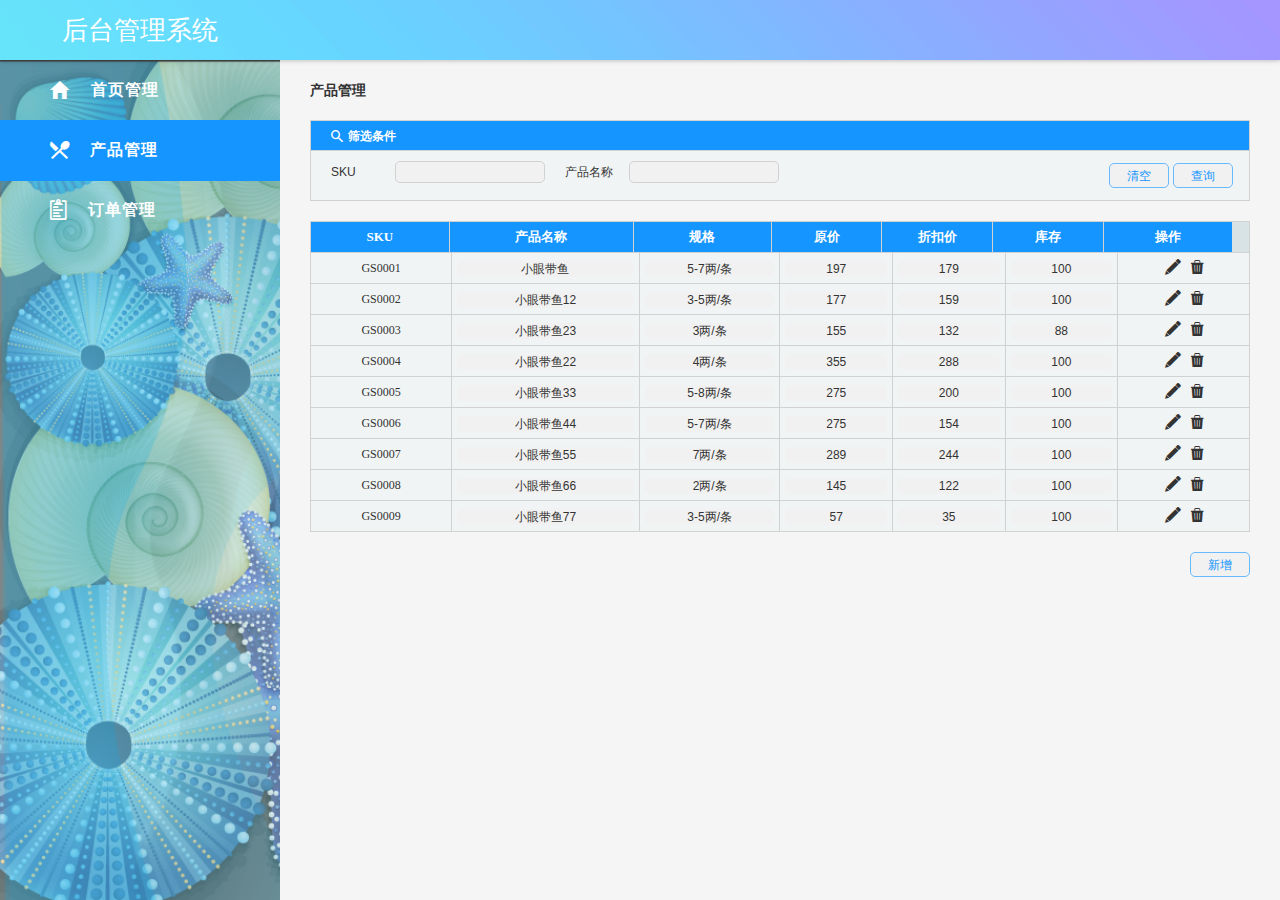
<file: 03 Construct/Prototype/admin/product.html>
<!DOCTYPE html>
<html>
<head>
	<meta charset="UTF-8">
	<title>后台管理系统</title>
	<link href="style/reset.css" rel="stylesheet">
	<link href="style/global.css" rel="stylesheet">
	<link href="style/product.css" rel="stylesheet">
	<link href="style/ionicons.min.css" rel="stylesheet" type="text/css" />
</head>
<body>
	<header>
		<h1>后台管理系统</h1>
	</header>
	<div class="main">
		<aside>
			<ul>
				<li>
					<a href="home.html"><i class="icon ion-android-home"></i>首页管理</a>
				</li>
				<li>
					<a href="product.html" class="focus"><i class="icon ion-android-restaurant"></i>产品管理</a>
				</li>
				<li>
					<a href="order.html"><i class="icon ion-clipboard"></i>订单管理</a>
				</li>
			</ul>
		</aside>
		<div class="content">
			<h2>产品管理</h2>
			<div class="filter border-gray">
				<div class="title border-bottom-gray"><i class="icon ion-android-search"></i>筛选条件</div>
				<div class="filter-inner">
					<ul class="filter-content clearfix">
						<li>
							<label>SKU</label>
							<input type="text"></input>
						</li>
						<li>
							<label>产品名称</label>
							<input type="text"></input>
						</li>
					</ul>
					<div class="control">
						<Section>
							<button class="btn">清空</button>
							<button class="btn">查询</button>
						</Section>
					</div>
				</div>
			</div>
			<div class="results">
				<div class="results-header">
					<table id="resultTableHead" cellpadding="0" cellspacing="0">
						<thead>
							<tr>
							<td width="15%">SKU</td>
							<td width="20%">产品名称</td>
							<td width="15%">规格</td>
							<td width="12%">原价</td>
							<td width="12%">折扣价</td>
							<td width="12%">库存</td>
							<td width="14%">操作</td>
							</tr>
						</thead>
					</table>
				</div>
				<div class="results-inner">
					<table id="resultTable" cellpadding="0" cellspacing="0">	
						<thead>
							<tr>
							<td width="15%">&nbsp;</td>
							<td width="20%">&nbsp;</td>
							<td width="15%">&nbsp;</td>
							<td width="12%">&nbsp;</td>
							<td width="12%">&nbsp;</td>
							<td width="12%">&nbsp;</td>
							<td width="14%">&nbsp;</td>
							</tr>
						</thead>					
						<tbody>
							<tr>
								<td>GS0001</td>
								<td><input type="text"  value="小眼带鱼"/></td>
								<td><input type="text"  value="5-7两/条"/></td>
								<td><input type='text' onkeyup="(this.v=function(){this.value=this.value.replace(/[^0-9-]+/,'');}).call(this)"" value="197" /></td>
								<td><input type='text' onkeyup="(this.v=function(){this.value=this.value.replace(/[^0-9-]+/,'');}).call(this)"" value="179" /></td>
								<td><input type='text' onkeyup="(this.v=function(){this.value=this.value.replace(/[^0-9-]+/,'');}).call(this)"" value="100" /></td>
								<td class="operation"><i class="icon ion-edit"></i><i class="icon ion-trash-a"></i></td>
							</tr>
							<tr>
								<td>GS0002</td>
								<td><input type="text"  value="小眼带鱼12"/></td>
								<td><input type="text"  value="3-5两/条"/></td>
								<td><input type='text' onkeyup="(this.v=function(){this.value=this.value.replace(/[^0-9-]+/,'');}).call(this)"" value="177" /></td>
								<td><input type='text' onkeyup="(this.v=function(){this.value=this.value.replace(/[^0-9-]+/,'');}).call(this)"" value="159" /></td>
								<td><input type='text' onkeyup="(this.v=function(){this.value=this.value.replace(/[^0-9-]+/,'');}).call(this)"" value="100" /></td>
								<td class="operation"><i class="icon ion-edit"></i><i class="icon ion-trash-a"></i></td>
							</tr>
							<tr>
								<td>GS0003</td>
								<td><input type="text"  value="小眼带鱼23"/></td>
								<td><input type="text"  value="3两/条"/></td>
								<td><input type='text' onkeyup="(this.v=function(){this.value=this.value.replace(/[^0-9-]+/,'');}).call(this)"" value="155" /></td>
								<td><input type='text' onkeyup="(this.v=function(){this.value=this.value.replace(/[^0-9-]+/,'');}).call(this)"" value="132" /></td>
								<td><input type='text' onkeyup="(this.v=function(){this.value=this.value.replace(/[^0-9-]+/,'');}).call(this)"" value="88" /></td>
								<td class="operation"><i class="icon ion-edit"></i><i class="icon ion-trash-a"></i></td>
							</tr>
							<tr>
								<td>GS0004</td>
								<td><input type="text"  value="小眼带鱼22"/></td>
								<td><input type="text"  value="4两/条"/></td>
								<td><input type='text' onkeyup="(this.v=function(){this.value=this.value.replace(/[^0-9-]+/,'');}).call(this)"" value="355" /></td>
								<td><input type='text' onkeyup="(this.v=function(){this.value=this.value.replace(/[^0-9-]+/,'');}).call(this)"" value="288" /></td>
								<td><input type='text' onkeyup="(this.v=function(){this.value=this.value.replace(/[^0-9-]+/,'');}).call(this)"" value="100" /></td>
								<td class="operation"><i class="icon ion-edit"></i><i class="icon ion-trash-a"></i></td>
							</tr>
							<tr>
								<td>GS0005</td>
								<td><input type="text"  value="小眼带鱼33"/></td>
								<td><input type="text"  value="5-8两/条"/></td>
								<td><input type='text' onkeyup="(this.v=function(){this.value=this.value.replace(/[^0-9-]+/,'');}).call(this)"" value="275" /></td>
								<td><input type='text' onkeyup="(this.v=function(){this.value=this.value.replace(/[^0-9-]+/,'');}).call(this)"" value="200" /></td>
								<td><input type='text' onkeyup="(this.v=function(){this.value=this.value.replace(/[^0-9-]+/,'');}).call(this)"" value="100" /></td>
								<td class="operation"><i class="icon ion-edit"></i><i class="icon ion-trash-a"></i></td>
							</tr>
							<tr>
								<td>GS0006</td>
								<td><input type="text"  value="小眼带鱼44"/></td>
								<td><input type="text"  value="5-7两/条"/></td>
								<td><input type='text' onkeyup="(this.v=function(){this.value=this.value.replace(/[^0-9-]+/,'');}).call(this)"" value="275" /></td>
								<td><input type='text' onkeyup="(this.v=function(){this.value=this.value.replace(/[^0-9-]+/,'');}).call(this)"" value="154" /></td>
								<td><input type='text' onkeyup="(this.v=function(){this.value=this.value.replace(/[^0-9-]+/,'');}).call(this)"" value="100" /></td>
								<td class="operation"><i class="icon ion-edit"></i><i class="icon ion-trash-a"></i></td>
							</tr>
							<tr>
								<td>GS0007</td>
								<td><input type="text"  value="小眼带鱼55"/></td>
								<td><input type="text"  value="7两/条"/></td>
								<td><input type='text' onkeyup="(this.v=function(){this.value=this.value.replace(/[^0-9-]+/,'');}).call(this)"" value="289" /></td>
								<td><input type='text' onkeyup="(this.v=function(){this.value=this.value.replace(/[^0-9-]+/,'');}).call(this)"" value="244" /></td>
								<td><input type='text' onkeyup="(this.v=function(){this.value=this.value.replace(/[^0-9-]+/,'');}).call(this)"" value="100" /></td>
								<td class="operation"><i class="icon ion-edit"></i><i class="icon ion-trash-a"></i></td>
							</tr>
							<tr>
								<td>GS0008</td>
								<td><input type="text"  value="小眼带鱼66"/></td>
								<td><input type="text"  value="2两/条"/></td>
								<td><input type='text' onkeyup="(this.v=function(){this.value=this.value.replace(/[^0-9-]+/,'');}).call(this)"" value="145" /></td>
								<td><input type='text' onkeyup="(this.v=function(){this.value=this.value.replace(/[^0-9-]+/,'');}).call(this)"" value="122" /></td>
								<td><input type='text' onkeyup="(this.v=function(){this.value=this.value.replace(/[^0-9-]+/,'');}).call(this)"" value="100" /></td>
								<td class="operation"><i class="icon ion-edit"></i><i class="icon ion-trash-a"></i></td>
							</tr>
							<tr>
								<td>GS0009</td>
								<td><input type="text"  value="小眼带鱼77"/></td>
								<td><input type="text"  value="3-5两/条"/></td>
								<td><input type='text' onkeyup="(this.v=function(){this.value=this.value.replace(/[^0-9-]+/,'');}).call(this)"" value="57" /></td>
								<td><input type='text' onkeyup="(this.v=function(){this.value=this.value.replace(/[^0-9-]+/,'');}).call(this)"" value="35" /></td>
								<td><input type='text' onkeyup="(this.v=function(){this.value=this.value.replace(/[^0-9-]+/,'');}).call(this)"" value="100" /></td>
								<td class="operation"><i class="icon ion-edit"></i><i class="icon ion-trash-a"></i></td>
							</tr>
						</tbody>
					</table>
				</div>
			</div>
			<button class="btn add">新增</button>
		</div>
	</div>
	<div class="popup delete-alert">
		<div class="popup-bg"></div>
		<div class="popup-inner">
			<p class="blue">确认删除本条记录？</p>
			<div>
				<button class="btn popup-cancel">取消</button><button class="btn delete-alert-confirm">确认</button>
			</div>
		</div>
	</div>
	<div class="popup add-item edit-item">
		<div class="popup-bg"></div>
		<div class="popup-inner">
			<p class="blue">新增产品</p>
			<ul>
				<li>
					<label>SKU</label>
					<span>GS0001</span>
				</li>
				<li>
					<label>产品名称</label>
					<input type="text" id="r-product" />
					<span class="error-msg">必填！</span>
				</li>
				<li>
					<label>产品类别</label>
					<select id="r-catalog" />
						<option selected="">单品</option>
						<option>礼包</option>
					</select>
					<span class="error-msg">必填！</span>
				</li>
				<li>
					<label>规格</label>
					<input type="text" id="r-size" />
					<span class="error-msg">必填！</span>
				</li>
				<li>
					<label>原价</label>
					<input type="text" id="r-price" onkeyup="(this.v=function(){this.value=this.value.replace(/[^0-9-]+/,'');}).call(this)"" value="145" />
					<span class="error-msg">必填！</span>
				</li>
				<li>
					<label>折扣价</label>
					<input type="text" id="r-oPrice" onkeyup="(this.v=function(){this.value=this.value.replace(/[^0-9-]+/,'');}).call(this)"" value="145" />
					<span class="error-msg">必填！</span>
				</li>
				<li>
					<label>库存</label>
					<input type="text" id="r-storage" onkeyup="(this.v=function(){this.value=this.value.replace(/[^0-9-]+/,'');}).call(this)"" value="145" />
					<span class="error-msg">必填！</span>
				</li>
				<li>
					<label>产地</label>
					<input type="text" id="r-APN" />
				</li>
				<li>
					<label>净重</label>
					<input type="text" id="r-weight" />
				</li>
				<li>
					<label>存放条件</label>
					<input type="text" id="r-condition" />
				</li>
				<li>
					<label>产品描述</label>
					<textarea></textarea>
				</li>
				<li>
					<label>产品图片</label>
					<div>
						<input type="file" class="r-pic" accept="image/png,image/gif,image/jpg,image/jpeg" /><span class="radio-box"><input type="radio" name="main-pic" id="main-pic1" disabled checked /><label for="main-pic1">设为主图</label></span><br />
						<input type="file" class="r-pic" accept="image/png,image/gif,image/jpg,image/jpeg" /><span class="radio-box"><input type="radio" name="main-pic" id="main-pic2" disabled /><label for="main-pic2">设为主图</label></span><br />
						<input type="file" class="r-pic" accept="image/png,image/gif,image/jpg,image/jpeg" /><span class="radio-box"><input type="radio" name="main-pic" id="main-pic3" disabled /><label for="main-pic3">设为主图</label></span><br />
						<input type="file" class="r-pic" accept="image/png,image/gif,image/jpg,image/jpeg" /><span class="radio-box"><input type="radio" name="main-pic" id="main-pic4" disabled /><label for="main-pic4">设为主图</label></span><br />
						<span class="error-msg">请先上传图片！</span>
					</div>
				</li>
				
			</ul>
			<div>
				<button class="btn popup-cancel">取消</button><button class="btn add-item-confirm">确认</button>
			</div>
		</div>
	</div>

	<script type="text/javascript" src="js/jquery.js"></script>
	<script type="text/javascript" src="js/global.js"></script>
	<script type="text/javascript">
		clickPopup(".ion-trash-a",".delete-alert");
		clickPopup(".add",".add-item",addItem);
		function addItem(){
			$(".add-item p").html("新增产品");
		}
		clickPopup(".ion-edit",".edit-item",editItem);
		function editItem(){
			$(".edit-item p").html("编辑产品");
		}
		/* 获取焦点时变色 */
		$("input[type=text]").focus(function(){
			$(this).parent("td").addClass("highlight");
		})
		$("input[type=text]").blur(function(){
			$(this).parent("td").removeClass("highlight");
		})
		/* 设为主图时判断有没有图片 */
		$(".radio-box").click(function(){
			if(!$(this).prev(".r-pic").val()){
				$(this).parents("li").find(".error-msg").show();
			}
		})
		$(".r-pic").change(function(){
			
			if($(this).val()){
				$(this).next(".radio-box").children("input[type='radio']").removeAttr("disabled");
				$(this).parents("li").find(".error-msg").hide();
			}
		})
	</script>
</body>
</html>
</file>
<file: 03 Construct/Prototype/css/style.css>
@charset "UTF-8";
*{-webkit-tap-highlight-color:transparent;outline:0}
html {-ms-text-size-adjust:100%;-webkit-text-size-adjust:100%;font-family:Helvetica,"STHeiti STXihei","Microsoft JhengHei","Microsoft YaHei",Tohoma,Arial;}
body{font-family: "Microsoft Yahei",Arial, Helvetica, sans-serif; font-size:14px; color: #999;margin: 0px;-webkit-font-smoothing:antialiased;-webkit-text-size-adjust:100%;-ms-text-size-adjust:100%;-webkit-backface-visibility:hidden;zoom:1; background-color: #eee;}
ul,ol,li,dl,dt {list-style:none;margin:0;padding:0;border:0;background:none;outline:0;}
input{border: 1px solid #CCCCCC;}em{ font-style: normal;}
textarea{border: 1px solid #CCCCCC;}
input,textarea,button,button[type=submit]:focus,input[type=button]:focus,input[type=submit]:focus,input[type=button]::-moz-focus-inner{ outline:none;}
input::-moz-focus-inner,button::-moz-focus-inner { border: 0; }
img{padding:0;margin:0; border:0}
img a{padding:0;margin:0; border:0}
img a:hover{padding:0;margin:0; border:0}
hr { width:100%; color:#CCCCCC; height:1px; size:1; noshade:noshade;}
a {border-bottom-color: #cccccc;border-bottom-style: none; color: #666;text-decoration: none;font-family: "Microsoft Yahei",Arial, Helvetica, sans-serif;outline:none;}
a:hover {color: #656565;text-shadow: 0px 0px;text-decoration: none;}
select{width:60px; color: #666666; font-size: 12px; width:170px; }
ul,li{ list-style-type:none;}
h1, h2, h3{font-family: "Microsoft Yahei",Arial, Helvetica, sans-serif;}
.fl{ float:left;}
.fr{ float:right;}
.tal{ text-align:left;}
.tac{ text-align:center;}
.tar{ text-align:right;}
.mt0{ margin-top:0px;}
.mt5{ margin-top:5px;}
.mt10{ margin-top:10px;}
.mb0{ margin-bottom:0px;}
.mb5{ margin-bottom:5px;}
.mb10{ margin-bottom:10px;}
.mb50{ margin-bottom:50px;}
.ml5{ margin-left:5px;}
.ml10{ margin-left:10px;}
.mr5{ margin-right:5px;}
.mr10{ margin-right:10px;}
.pl0{ padding-left:0px;}
.pr0{ padding-right:0px;}
.pt0{ padding-top:0px;}
.pb0{ padding-bottom:0px;}
.p0{ padding:0px;}
.p5{ padding:5px;}
.p10{ padding:10px;}
.red{color:#f63234;}
.black{color:#333;}
.gary{color:#999;}
.gary2{color:#666;}
.white{color:#fff;}
.black_shadow{ text-shadow: 1px 1px 2px #333333; }
.h25{height:25px!important; line-height:25px !important;}
.f22{font-size:22px;}
.f12{font-size:12px;}
.list-group-item:last-child{margin-bottom:0;border-bottom-right-radius:0;border-bottom-left-radius:0}
.white-bg{background:#fff;}
.gary-bg{background:#eee;}
.white-bg_2{max-width:768px;width:100%; margin:0 auto;height: 45px;background:#fff;}
/*itemdetail*/
/* Customize container */
@media (min-width: 760px) {
  .container {
    max-width: 768px!important;position: relative;/*background:#fff;*/
  }
}

.container-narrow > hr {
  margin: 30px 0;
}
.header{height:44px;position: relative;}
.fix_nav{height:44px; line-height: 44px;top:0; left: 0; width: 100%; z-index:99;/* position: fixed; */}

.member_mp_img{position: absolute;width: 35px;top: 10px;right:10px;height: 44px;}
.member_mp_img img{width:35px;}

.must-learn img { width: 100%; }

.nav_inner{max-width:768px;margin:0 auto;background:#000000; position: relative;}
.navbar-search{height: 100%; top:0; position: absolute; width: auto !important;}
.left-search{padding-right: 0;left:5px;right: 55px;}
.right-search{padding-right: 0;right:5px;left: 55px;}
.left-search .form-control{background:#fff url(../images/search.jpg) no-repeat 5px center; background-size: 25px;padding-left: 30px;margin-top:5px;}
.right-search .form-control{background:#fff url(../images/search.jpg) no-repeat right center; background-size: 25px; margin-top:5px;}
.nav-left,.nav-right{width:42px; height:34px; position:absolute; top:5px; display:block; overflow:hidden; text-indent:-999px;border-radius: 5px;}
.nav-left{left:5px;}
.nav-right{right:5px;text-align: center;}
.tit{color: #fff;/* font-size: 18px; */font-weight: normal;height: 100%; text-align: center;font-size:18px;}
.fixed-foot{height: 50px; z-index: 999; position: fixed; bottom: 0;left: 0; right: 0;width:100%; }
.fixed_inner{margin:0 auto;position: relative;background:#fff;border-top:1px solid #ccc; max-width: 768px;}
.footer{height: 50px; margin-top: 10px;}
.foot-con{width:100%;height:49px;position:fixed; z-index:100; right:0; bottom:0;}
.foot-con_2{margin:0 auto;max-width:768px;background:#fff;height: 50px;border-top:1px solid #ccc;}
.foot-con_2 a:active{color:#666;}
.foot-con_2 a:visited{color:#666;}
.foot-con a{display: block; width:25%; float:left; text-align:center; font-size: 12px; position:relative;}
.foot-con .navIcon{width: 28px; height: 28px; margin-top:3px; display: inline-block; background:url(../images/icon.png) no-repeat; background-size: 280px 90px;}
.foot-con .badge{background-color: #f15353; position: absolute;right:50%; margin-right:-32px; top: 2px;}
.foot-con .text{display:block; line-height: 1; margin-top: -3px;}
.foot-con .active .text{color:#6b92ed;}
.foot-con .home{background-position: 0 0;}
.foot-con .active .home{background-position: 0 -34px;}
.foot-con .sort{background-position: -33px 0;}
.foot-con .active .sort{background-position: -33px -34px;}
.foot-con .shop{background-position: -66px 0;}
.foot-con .active .shop{background-position: -66px -34px;}
.foot-con .member{background-position: -99px 0;}
.foot-con .active .member{background-position: -99px -34px;}

.btn-fav,.cart-wrap,.i-fav-active{width:55px; height: 50px; display:inline-block; text-align:center; position:relative;}
.add-num{background-color:#f63234; display:block; position:absolute; right:0; top:5px; width:15px; height:15px; line-height:15px; font-size:12px; border-radius:50%; color:#fff;}
.i-fav,.i-cart{display: block; width: 28px; height: 28px; margin:0 auto; background:url(../images/icon.png) no-repeat; background-size: 310px 100px;}
.i-fav{background-position:-150px -1px;}
.i-fav-active{background-position:-150px -38px!important;}
.i-cart{background-position: -76px -37px;}
.buy-btn-fix{padding:8px; position:absolute; right:0; top:0;}
.btn-cart{background-color: #6a94e7;border-color: #6a94e7;color: #fff;}
.btn-buy{background-color: #f63234;border-color: #f63234;color: #fff;}
.btn-buy-fail{background-color: #cccccc;border-color: #cccccc;color: #fff;}
.btn-buy-fail:HOVER {
    color: #fff;
}
.back-icon{background:url(../images/back_icon.png) no-repeat center; background-size: 24px; -webkit-background-size: 24px;}
.sort-icon{background:url(../images/sort_icon.png) no-repeat center; background-size: 24px; -webkit-background-size: 24px;}
.sort-icon_2{background:url(../images/sort_icon_2.png) no-repeat center;background-size:24px;-webkit-bakcground-size:24px;}

#slide{margin:0 auto; position:relative; overflow:hidden; }
#slide .hd{width:100%; height:11px;  position:absolute; z-index:1; bottom:10px; text-align:center;  }
#slide .hd ul li{font-size:0; display:inline-block; width:10px; height:10px; -webkit-border-radius:10px; -moz-border-radius:10px; border-radius:10px; background:#fff; margin:0 5px;  vertical-align:top; overflow:hidden;border: 1px solid red;}
#slide .hd ul .on{ background:#e9553b;}
#slide .bd{position:relative; z-index:0; }
#slide .bd li img{display: block; width:100%; background:url(../images/loading.gif) center center no-repeat;}
#slide .bd li a{ -webkit-tap-highlight-color:rgba(0, 0, 0, 0);}
.category{padding:10px 0; text-align:center; background:#fff; border-bottom:1px solid #e5e5e5;margin-bottom: 10px;}
.category img{width:75%;}
.category h4{margin:5px 0 0 0; font-size:12px;}
@media screen and (min-width: 767px){	
	.category h4{margin:5px 0 10px 0; font-size:16px;}
	.category img{width:50%;}
}
.category img{margin:0 auto;}
.tb_box{background:#fff; border-top:1px solid #e5e5e5; border-bottom:1px solid #e5e5e5; margin-bottom:10px;}
.tb_box .tab_tit{margin:0; padding:10px; font-size:15px; font-weight: normal; color:#333;}
.tb_box .tab_tit .more{float:right; font-size:12px; margin-top:3px; color:#6a91ee; position:relative; padding-right:13px;}
.tb_box .tab_tit .more:after{content:"";width:10px;height:10px;border-right:1px solid #6a91ee; border-bottom:1px solid #6a91ee;top:50%; right:5px;margin-top:-5px;position:absolute;-webkit-transform:rotate(-45deg);-moz-transform:rotate(-45deg); -ms-transform:rotate(-45deg);-o-transform:rotate(-45deg);transform:rotate(-45deg);}
.tb_box .tb_type{border-top:1px solid #e5e5e5; overflow:hidden;}
.tb_type .tb_pic{width:100%; display:block; margin-bottom: 5px;}
.tb_type .th_link{display:block; float: right; width: 50%; box-sizing: border-box; position: relative;}
.tb_type .th_link:nth-child(2n+1)::after{ content: ""; top: 0; left: 100%; z-index: 2; width: 1px; height: 100%; position: absolute; background: #e5e5e5;  }
.tb_info { height: 70px; }
.tb_info p { padding: 0 10px; }
.tb_info .p-title { font-size: 14px; margin-bottom: 0px; overflow: hidden; height: 1.4em; text-overflow: ellipsis; white-space:nowrap; }
.tb_floor{width:50%;float:left;border-right: 1px solid #dadada; margin-left:-1px;} 
.tb_type .tb_last{border-bottom:none;}
.tb_type_even .tb_floor{float:right; border-left: 1px solid #dadada; border-right:none;}
.tb_type_even .th_link{float:left;}
 
.sort-tit{border-top:1px solid #e5e5e5;border-bottom:1px solid #e5e5e5; padding:10px; color:#6a94e7; margin:0;background:#fff;}
.sort-arat{overflow:hidden; background:#fff;}
.sort-arat li{float:left;width:33.33333%;display:table;}
.sort-arat li a{display:table-cell;width:100%; line-height: 1.8; vertical-align:middle;text-align:center;border-right:1px solid #e5e5e5;border-bottom:1px solid #e5e5e5; height:100px;padding: 5% 0;}
.sort-arat li img{max-width:100px;width:100px; margin-bottom:5px;}
.brand-areat li a{width:auto; height:auto;}
.brand-areat li img{width:auto; margin:12% 0; max-width: 100px;width: 70%;}
.mod-filter{/* position: fixed; */width: 100%;left: 0;z-index:80;height: 45px;position: relative;}
.bb1{border-bottom:1px solid #eee;/* position: fixed; */}
.mod-filter li{width:25%; text-align:center; float:left;}
.mod-filter li a{display: block; height: 44px; line-height: 44px;}
.mod-filter li.active {border-bottom:1px solid #f1382f;}
.mod-filter li.active a{color:#f1382f;}
.icon_sort{background: url(../images/aim-sprites.png) no-repeat; background-size: 200px 200px;content: ""; display: inline-block; width: 8px; height: 10px;background-position: -170px -30px;margin-left: 4px;}
.icon_sort_down{background: url(../images/aim-sprites.png) no-repeat; background-size: 200px 200px;content: "";display: inline-block;width: 8px; height: 10px;background-position: -170px 0;margin-left: 4px;}
.icon_sort_up{background: url(../images/aim-sprites.png) no-repeat;background-size: 200px 200px;content: "";display: inline-block; width: 8px; height: 10px; background-position: -170px -15px;margin-left: 4px;}
.item-list{min-height: 230px; /* padding-top: 43px; */}
.item-list a{display: block;background-color: #fff;}
.hproduct{padding: 10px; height: auto; min-height: 40px;position: relative;border-bottom: 1px solid #e5e5e5;}
.hproduct .icheck { margin: 3px 10px 0 0; }
.rowcar .list-group { margin-bottom: 1px; }

.p-pic{float:left; width:100px;}
.item-list .p-info { padding-left: 110px; }
.p-info{ padding-left: 160px;width: 100%; margin-bottom: 5px; }
.p-info .p-title{color: #333; height: 2em;line-height:20px;overflow: hidden;word-break: break-all; margin:0;}
.p-info .p-description { color: #787878; height: 4.1em; margin-bottom: 5px; display: -webkit-box;-webkit-box-orient: vertical;-webkit-line-clamp: 3; overflow: hidden;  }
.p-attr{color: #333;font-size: 12px;}
.p-origin{min-height: 24px; line-height: 24px;  margin: 0; }
.p-origin em {font-size: 16px;}
.price{color: #f63234; font-style: normal; font-size:18px; margin-right:5px; vertical-align: top; }
.cx{margin:3px 5px; background:#00b4ff; color:#fff; display:inline-block; line-height:17px; padding:2px 5px; border-radius:4px;}
.old-price{color: #999; font-style: normal; font-size:14px;}
.buy-area{border-bottom:1px solid #e5e5e5; border-top:1px solid #e5e5e5;}
.buy-area .btn-share{background-color: #f63234; border-color: #f63234;}
.buy-area .btn-share .glyphicon{background:#fff; border-radius:50%; color:#f63234; padding:2px; font-size:10px; margin:1px 3px 0 0; float:left;}
.item-name{margin:0; color: #333;overflow: hidden;font-size: 14px;font-weight: 400;line-height: 20px;max-height: 40px;}
.goods-content{border-top:1px solid #e5e5e5; margin-top:20px;}
.goods-content .hd{height:40px; line-height:40px; padding:0 10px; border-bottom:1px solid #e5e5e5; position:relative;}
.goods-content .hd ul li{float:left; width:33.33%; color:#666; font-size:16px; text-align:center; cursor: pointer;}
.goods-content .hd ul .on{border-bottom:2px solid #f63234; color:#f63234; height:40px;}
.prop-area{padding:10px;}
.prop-area img{
	max-width:100%;
}
.prop-list > li{padding: 10px; border-bottom: 1px #ddd solid;display: -webkit-box; display: flex; height:40px;}
.prop-list > li > label { display: block;color: #999; width: 90px; height: 100%;overflow: hidden; margin-right:8px; font-size:14px; font-weight: normal;}
.prop-list > li > span {display: block; -webkit-box-flex: 1;flex: 1; text-overflow: ellipsis;white-space: nowrap;overflow: hidden; color: #666; }
.appraise li{padding: 10px;border-bottom: 1px solid #ddd;}
.appraise .user{display: inline-block; max-width: 8.2em; vertical-align: middle;  white-space: nowrap;overflow: hidden; text-overflow: ellipsis; color:#8a6d3b;}
.appraise .date{float: right;color: #999;margin-left: -60px;}
.appraise .app-cnt{line-height: 1.3; padding: 5px 0;word-break: break-all; color:#333;}
.appraise .app-sku{color: #999; font-size: 12px;}
.right-icon{font-size:16px; color:#739ae8; margin: 2px -3px 0 0; float:right;}
.address{background:#eefaff url(../images/address.png) no-repeat 5px center; background-size: 30px; -webkit-background-size: 30px; padding:13px 40px; display:block; position:relative;}
.address .right-icon{position:absolute; right:15px; top:50%; margin:-10px 0 0 0;}
.control-num{width:120px; float:right; padding:10px 0 0; margin-right: -2px;}
.control-num .btn{width:40px; border-color: #ccc; margin-top:-3px; font-size:16px; padding:4px 0;}
.p-close{background:#8b8b8b; color:#fff; display:inline-block; width:30px; height:30px; line-height:30px; text-align:center; border-radius:4px; font-size: 30px;}
.pay-point{line-height:50px; padding:0 10px;}
.pay-point .icheck { margin-top: 3px; }
.icheck input[type="checkbox"],.icheck input[type="radio"] {display: none;}
.icheck label{margin-bottom:0;}
.icheck input[type="checkbox"] + label span,
.icheck input[type="radio"] + label span {display:inline-block;width:30px;height:30px;position: relative;top: -5px;float:left; cursor:pointer; background:url(../images/icon.png) no-repeat; background-size: 300px 95px;}
.icheck input[type="checkbox"] + label span{background-position:-252px 0px;}
.icheck input[type="radio"] + label span{background-position:-253px -35px;}
.icheck input[type="checkbox"]:checked + label span{background-position:-216px 0px;}
.icheck input[type="radio"]:checked + label span{background-position:-217px -35px;}

.sort-tab{border-bottom: 1px solid #e5e5e5; border-top: 1px solid #e5e5e5;height: 40px;line-height: 40px; overflow:hidden;}
.sort-tab li{float:left; width:50%; color:#666; font-size:16px; text-align:center; cursor: pointer;}
.sort-tab li.on{border-bottom:2px solid #f63234; color:#f63234; height:38px;}
.search-list{padding:10px 0 0; margin:0 auto;}
.search-list a,.search-list span{margin-left:1.3%; width:31%; margin-bottom:10px;}
.z-up-ewm{ width:100%; background: url(/misc/images/ewm-bg.jpg) 0 0 repeat-x; -webkit-background-size:100% 130px; background-size:100% 130px; -o-background-size:100% 130px; position:relative;}
.z-up-ewm .z-up-ewm-img{ width:100%; height:130px; background: url(/misc/images/ewm-pic-bg.jpg) center 0 no-repeat; -webkit-background-size:auto 130px; background-size:auto 130px; -o-background-size:auto 130px;}
.z-up-ewm .z-up-ewm-text{ text-align:center; position:absolute; left:51%; top:50%; margin-top:-13%;}
.z-up-ewm .z-up-ewm-text p{ font-size:15px; margin:0;line-height:28px;color:#fff;}
.z-up-ewm .z-up-ewm-pic img{height:110px;}
.z-up-ewm .z-up-ewm-pic{ position:absolute; top:8%; left:11%; width:89%;}


.c-float-popWrap{
    width:220px;
    border-radius:2px;
    z-index:9999;
    position:absolute;
    overflow:hidden
}
.c-float-popWrap .c-float-modePop{
    background-color:rgba(51,51,51,0.9);
    border-radius:2px;
    padding:15px
}
.c-float-popWrap .c-float-modePop .warnMsg{
    padding:0;
    font-size:14px
}
.c-float-popWrap .c-float-modePop .content{
    margin-top:10px
}
.c-float-popWrap .c-float-modePop .doBtn{
    width:190px;
    margin-top:10px
}
.c-float-popWrap .c-float-modePop button{
    width:80px;
    height:30px;
    line-height:30px;
    color:#444;
    font-size:14px;
    background:-webkit-gradient(linear,left top,left bottom,color-stop(0%,#eee),color-stop(100%,#999));
    border:0;
    border-radius:2px;
    padding:0;
    margin:10px 5px 0
}
.c-float-popWrap.hide{
    display:none;
    -webkit-box-shadow:none
}
.c-float-popWrap.show{
    display:block;
    -webkit-box-shadow:0 0 2px 2px rgba(0,0,0,0.3)
}
.c-float-popWrap.msgMode .c-float-modePop .content,.c-float-popWrap.msgMode .c-float-modePop .doBtn{
    display:none
}
.c-float-popWrap.alertMode .c-float-modePop .content{
    display:none
}
.c-float-popWrap.alertMode .c-float-modePop .doBtn .cancel{
    display:none
}
.c-float-popWrap.confirmMode .c-float-modePop .content,.c-float-popWrap.confirmMode .c-float-modePop .doBtn{
    display:block
}
.c-float-impWarn{
    background-color:rgba(215,23,23,0.9);
    display:block;
    text-align:center;
    padding:10px 10px 10px 10px;
    color:#fff
}
.c-float-modePop{
    text-align:center;
    background-color:rgba(23,23,23,0.9)
}
.c-float-modePop .warnMsg{
    padding:10px 10px 10px 10px;
    color:#fff
}
.ui-body-a, .ui-overlay-a {
border: 1px solid #444;
background: #222;
color: #fff;
text-shadow: 0 1px 0 #111;
font-weight: 400;
border-radius:6px;
background-image: -webkit-gradient(linear,left top,left bottom,from(#444),to(#222));
background-image: -webkit-linear-gradient(#444,#222);
background-image: -moz-linear-gradient(#444,#222);
background-image: -ms-linear-gradient(#444,#222);
background-image: -o-linear-gradient(#444,#222);
background-image: linear-gradient(#444,#222);
}
.ui-loader-verbose {
width: 200px;
filter: Alpha(Opacity=88);
opacity: .88;
box-shadow: 0 1px 1px -1px #fff;
height: auto;
margin-left: -110px;
margin-top: -43px;
padding: 10px;
}
.ui-loading .ui-loader{
    display:block
}
.ui-loader{
    display:block;
    z-index:9999999;
    position:fixed;
    top:50%;
    left:50%;
    border:0
}
.ui-icon-loading{
    background:url(../images/ajax-loader.gif);
    background-size:46px 46px
}
.ui-loader-default{
    background:0;
    filter:Alpha(Opacity=18);
    opacity:.18;
    width:46px;
    height:46px;
    margin-left:-23px;
    margin-top:-23px
}
.ui-loader-verbose{
    width:200px;
    filter:Alpha(Opacity=88);
    opacity:.88;
    box-shadow:0 1px 1px -1px #fff;
    height:auto;
    margin-left:-110px;
    margin-top:-43px;
    padding:5px
}
.ui-loader-default h1{
    font-size:0;
    width:0;
    height:0;
    overflow:hidden
}
.ui-loader-verbose h1{
    font-size:13px;
    margin:0;
    text-align:center;
    font-weight:100;
}
.ui-loader .ui-icon{
    background-color:#000;
    display:block;
    margin:0;
    width:44px;
    height:44px;
    padding:1px;
    -webkit-border-radius:36px;
    border-radius:36px
}
.ui-loader-verbose .ui-icon{
    margin:0 auto 5px;
    filter:Alpha(Opacity=75);
    opacity:.75
}
.ui-loader-textonly{
    padding:15px;
    margin-left:-115px
}
.ui-loader-fakefix{
    position:absolute
}

.img-responsive{line-height: 32px;}

/* foot_index */
.foot_index{max-width:768px;margin:0 auto;width:100%;height:60px;background:#f9f9f9;text-align: center;font-size: 12px;padding-top: 10px;}
.foot_index_tit{padding-bottom:5px;}

/* 红包管理 */
.mem_red_cou{overflow:hidden;max-width:768px;width:100%;margin:0 auto;font-size: 12px;}
.mem_red_top{height:40px;line-height:40px;border-bottom:1px solid #eee;color: #000;text-align: center;background:#fff;}
.mem_red_top_l{width:50%;height: 40px;}
.mem_red_top_l span{color:#f63234;font-size: 18px;}
.mem_red_top_r{width:50%;height: 40px;}
.mem_red_top_r span{color:#f63234;font-size: 18px;}
.mem_red_t_top{overflow: hidden;width: 100%;background:#fff;}
.mem_red_t_top_num{width:25%;text-align: center; border-right: 1px solid #eee;margin:8px 0;}
.mem_red_t_top_num_t{color:#f63234;}
.mem_red_t_top_num_t span{font-weight: bold;}
.mem_red_t_top_num_r{background:url(../images/red_bg.png) no-repeat;width:60px;height:24px;padding-top:5px;color:#fff;margin: 0 auto;font-size: 10px;}
.mem_red_t_top_num_r_2{background:url(../images/red_bg_1.png) no-repeat;width:60px;height:24px;padding-top:5px;color:#fff;margin: 0 auto;font-size: 10px;}
.mem_red_t_top_num_r img{width: 100%;}
.mem_red_num_r_tit{}
.mem_red_t_top_num_y{}
.mem_red_t_top_num_y span{color:#f63234;}

.mem_red_bot_cou{padding: 10px;}
.mem_red_bot_num{background:#fff;position: relative;overflow: hidden;margin-bottom: 6px;}
.m{padding-bottom: 3.15%;}
.m img{width:100%;position: absolute;top:0px;}
.mem_red_bot_n_t{color:#34abff;}
.mem_red_bot_n_t_1{color:#4fb304;}
.mem_red_bot_n_t_2{color:#ccc;}
.mem_red_bot_n_t_3{color:#ffb0b1;}

.mem_red_bot_n_t{overflow: hidden;*padding-top: 2%;height:60px;padding-top: 3px;}
.m1{font-size: 20px;text-align: center;width: 37%;line-height: 57px;}

.m15_img{position: absolute;left: 5px;height: 20px;width: 20px; z-index: 9;top: 15%;}
.m15_img img{width: 20px;}
.m16_img{position: absolute;right: 5px;height: 20px;width: 20px; z-index: 9;top: 5px;}
.m16_img img{width: 20px;}

.m2{font-size: 35px;}
.red_top_r{padding-top:10px;width: 40%;}
.red_top_r1{font-size: 14px;overflow: hidden;text-overflow: ellipsis;white-space: nowrap;width:100%;}
.red_top_r2{font-size: 10px;overflow: hidden;text-overflow: ellipsis;white-space: nowrap;width:100%;}
.m5{height: 30px;line-height: 30px;border-top: 1px dashed #eee;margin:0px 6px;color:#999;font-size:12px;}
.m6{color:#d9d9d9;}
.m7_cou{width:46px;height:46px;border:1px solid #ccc;float: right;border-radius: 50%;margin: 3px 10px 0px 0px;}
.m7{width: 40px;height: 40px;line-height: 40px;text-align: center; font-size: 10px;color: #fff;border-radius: 50%;background:#ccc;margin: 2px 2px;}
.use{border:1px solid #9cd2be;}
.use_1{border:1px solid #34abff;}
.use_3{border:1px solid #ffb0b1;}
.use_bg{background:#9cd2be;}
.use_bg_1{background:#34abff;}
.use_bg_3{background:#ffb0b1;}
.m5_lef{width: 36%;text-align: center;}
.m5_rig{width:64%;}
.mem_red_add_img{position: absolute;right: 10px;top:-1px;}
.mem_red_add_img img{width: 40px;}

/* 添加红包 */
.mem_red_add_cou{}
.red_add_num{height:45px;line-height:45px;background:#fff;padding:0px 10px;color:#666;position: relative;border-bottom: 1px solid #eee;}
.red_add_num_tit{}
.red_add_num_i{ padding-right: 5px;color: #999;width: 70%;padding-left: 10px;}
.red_add_num_i input{border:none;height: 40px;line-height: 40px;width: 93%;text-align: right;}
.red_add_num_img{transform: rotate(135deg);border-left: 1px solid #6a94e7;border-top: 1px solid #6a94e7;height: 12px;width: 12px;content: "";position: absolute;right: 10px;top: 17px;-ms-transform:rotate(135deg);-moz-transform:rotate(135deg);-webkit-transform:rotate(135deg); }
.red_m10_cou{overflow:hidden;position: relative;}
.red_m10_top{height: 45px;line-height: 45px;padding:0px 10px;color:#666;position: relative;border-bottom: 1px solid #eee;background:#fff;}
.red_m10_tit{}
.red_m10_tit_1{font-size: 10px;color:#a2bcf0;padding-left: 10px;}
.red_m10_bg{background:url(../images/icon.png) no-repeat scroll 0 0 / 300px 95px;height: 30px;width: 30px;position: absolute;right: 10px;top: 7px;}
.red_m10_bg_1{background-position:-253px 0;}
.red_m10_bg_2{background-position:-216px 0;}
.red_add_cou{}
.red_add_m1{height:45px;line-height:45px;float:right;position: relative;padding-right: 30px;color: #f63234;width: 100%; text-align: right;display:none;border-bottom: 1px solid #eee;background:#fff;}
.list-group-item_3{border-top:none;}

/* 选择商品 */
.red_m5_add{height: 55px;border-bottom: 1px solid #eee;padding-top: 10px;background:#fff;}
.red_m5_add_tit{width: 77%;padding-left: 10px;}
.red_m5_add_tit input{width: 100%;height: 35px; border-radius: 5px;padding-left:10px;color: #000;font-weight:bold;}
.red_m5_add_sou{height: 35px;line-height: 35px; width: 60px;text-align: center;border-radius: 5px;background:red;color:#fff;margin-right: 5px;margin-left: 5px;cursor: pointer;}
.m11{background:url(../images/icon.png) no-repeat scroll 0 0 / 300px 95px;width: 30px;height: 30px;position: absolute;top: 50px;right: 10px;}
.m12{background-position: -253px 0;}
.m13{background-position:-216px 0;}
.m11 input{ position: absolute; height:100%;width: 100%;margin:0px;opacity: 0;}
.m15_bot_cou{height: 50px;line-height: 50px;max-width: 768px;width: 100%;z-index: 10000;position: fixed;bottom: 0;z-index: 10000;background:#fff;border-top: 1px solid #eee;}
.m15_bot_lef{width: 80px;height: 50px;}
.m15_bot_lef input{width:100px;height:100%;position: absolute;z-index: 100000;bottom: 0;margin:0px;opacity: 0;-webkit-column-width:100%;}
.m15_bot_lef_bg{background:url(../images/icon.png) no-repeat scroll 0 0 / 300px 95px;width: 30px;height: 30px;position: absolute;left: 10px;top: 11px;}
.m15_bot_lef_bg_1{background-position:-253px 0;}
.m15_bot_lef_bg_2{background-position:-216px 0;}
.m15_bot_lef_tit{padding-left: 45px;}
.m15_bot_cen{padding-right: 15px;font-size: 10px;color:#666;}
.m15_bot_cen span{color: red;font-size: 16px;}
.m15_bot_rig{height:35px;line-height:35px;width:80px;background:red;text-align: center;border-radius: 5px;color:#fff;margin-top: 8px;margin-right: 10px;}

/* 红包明细 */
.mem_red_cou_1{color:#666;}
.red_add_img{position:absolute;right: 10px;top:-1px;}
.red_add_img img{width: 30px;}
.red_det_top{height:35px;line-height:35px;background:#fff;font-size: 14px;}
.red_det_top_l{width:33.3%;text-align:center;}
.red_det_top_5{color:#f63234;border-bottom:1px solid #f63234;}
.red_det_top_c{width:33.3%;text-align:center;}
.red_det_top_r{width:33.3%;text-align:center;}
.red_det_mon_cou{height: 44px;line-height: 44px;color: #333;}
.red_det_mon_g{width: 44%;text-align: center;}
.red_det_mon_g span{color:#f63234;font-size: 16px;}
.red_det_mon_z{width: 56%;text-align: left;}
.red_det_mon_z span{color:#f63234;font-size: 16px;}
.det_num{height: 30px; line-height: 30px;background:#fff;border-bottom: 1px solid #eee;}
.det_num_1{color:#000;font-weight:bold;}
.det_num_2{background:none;}
.det_num_k{width:40%;padding:0px 10px;text-overflow: ellipsis;overflow: hidden; height: 30px;}
.det_num_j{width:20%;}
.det_num_j_1{ color: #f63234;text-overflow: ellipsis;overflow: hidden;height: 30px;}
.det_num_f{width:20%;}
.det_num_z{width:20%;padding-left: 15px;}

/* 红包明细，未使用 */
.det_num_k_2{width:50%;padding:0px 10px;text-overflow: ellipsis;overflow: hidden;height: 30px;}
.det_num_j_2{width:25%;padding-right: 10px;height: 30px;}
.det_num_j_3{color: #f63234;text-overflow: ellipsis;overflow: hidden;}
.det_num_f_2{width:25%;}

/* 红包详情 */
.red_det_bot_cou{overflow:hidden;padding: 0 17px;}
.red_det_bot_tit{line-height: 20px;color: #666;}
.red_det_bot_m1{height: 40px;line-height: 40px; margin:25px auto 0;text-align: center;width: 100%;border-radius: 3px;color: #fff;background:#55bc3a;font-size: 14px;}
.red_det_bot_m2{background:#3ab1bc;margin-top:10px;}
.red_det_bot_m2{}
.red_det_bot_m3{overflow: hidden;padding-top: 20px;}
.red_det_bot_m3_x{background:#6a94e7;height:30px;line-height:30px;width:90px;text-align:center;color:#fff;border-radius: 3px;float: right;margin-right: 5px;}
.red_det_bot_m3_s{margin-left: 5px;background:#f63234;float: left;}
.red_det_bot_m4{overflow: hidden;color:#333;padding-top: 30px;}
.red_det_bot_m4_s{text-align: center;width: 50%;}
.red_det_bot_m4_s span{color:#f63234;font-size: 16px;}
.red_det_bot_m4_y{width: 50%;text-align: center;}
.red_det_bot_m4_y span{color:#f63234;font-size: 16px;}
.red_det_bot_m5{text-align: center;padding-top: 30px;color:#f63234;font-size: 13px;}

/* 红包派发 */
.dis_cou{height: 40px;line-height: 40px;background:#fff;position: relative;border-bottom: 1px solid #eee;}
.dis_cou_1{height:30px;line-height:30px;font-weight: bold;color: #000;background:none;}
.dis_cou_2{background:none;}
.dis_cou_k{width:50%;padding:0px 10px;overflow: hidden;text-overflow: ellipsis;white-space: nowrap;}
.dis_cou_z{width:35%;}
.dis_cou_x{width:15%;}
.dis_cou_x_1{background:url(../images/icon.png) no-repeat scroll 0 0 / 300px 95px;height: 30px;position: absolute;right: 6%;top: 5px;width: 30px}
.dis_cou_x_2{background-position: -253px 0;}
.dis_cou_x_3{background-position:-216px 0;}

.dis_cou_x input{width:100%;margin:0px;height: 100%;opacity: 0;}

/* 上下居中状态 */
.suc_cou{width:100%;max-width:768px;margin:0 auto;font-size: 12px;overflow: hidden;}
.suc_cou_img{width: 120px;margin: 0 auto;}
.suc_cou_img img{width:100%;}
.suc_cou_tit{text-align: center; padding-top: 20px;color:#f63234;font-size: 16px;}
.suc_cou_tit_1{text-align: center;color: #999;padding-top: 5px;}
.suc_cou_f_cou{overflow: hidden;margin: 0 auto;padding-top:50px;}
.suc_cou_f_cou_f{padding:10px 30px;text-align:center;background:#6a94e7;color:#fff;border-radius: 3px;}
.suc_cou_f_cou_s{width:100px;height:35px;line-height:35px;text-align:center;background:#f63234;color:#fff;border-radius: 3px;}

/* 模态框（Modal） */
.member_tc_top{background:#666666;color:#fff;text-align: center;}
.member_tc_xx{height: 33px;width:33px;margin-top:-6px!important;font-size: 34px;color:#fff;font-weight: normal;opacity: 1;}
.member_tc_bot{text-align:center;}
.btn-default_2{padding: 10px 30px;background:#6d92ed;color:#fff;border:none;}
.btn-primary_2{padding: 10px 30px;background:#f1362d;color:#fff;border:none;}
.required_3{height: 40px;width: 100%;padding-left: 10px;border-radius: 5px;-webkit-appearance:none;}
.required_5{padding-bottom:5px;}
.send_code_3{float:right;margin-top:7px;border-radius: 5px;height: 30px;background:#f58863;color:#fff;line-height:26px;}
.required_2{height: 40px;width: 50%;padding-left: 10px;float:left;border-radius: 5px;-webkit-appearance:none;}
.member_xinxi_ma{width:100%;height:40px;padding-left: 10px; border-radius: 5px;-webkit-appearance:none;}

.member_xg_cou{position: relative;overflow: hidden;font-size: 16px;line-height:45px;}
.member_xg_x{float: left;width:33%;text-align: center;height: 45px;}
.member_xg_x_1{width:30%;float:left;text-align: center;}
.member_xg_x_s{width:30px;text-align: right;width: 50%;float:left;display:none;}
.member_xg_x_s img{width:35px;}
.member_xg_x_x{width:30px;text-align: right;width: 50%;float:left;}
.member_xg_x_x img{width:35px;}

.member_mp_t_img{margin: 0 auto;text-align: center;width: 100%;height: 100%;}
.member_mp_t_img img{width:30vw;height:30vw; border-radius: 50%;}
.member_mp_t_m{text-align: center;color: #656565;padding-bottom: 20px;}
.member_mp_t_m_m{height: 190px; width: 190px;margin: 0 auto;border: 5px solid #dbe5fe;padding: 5px;}
.member_mp_t_m_m img{width:100%;height:100%;}
.member_mp_t_tit{text-align: center;color: #f63234;padding-top: 6px;}

/* 引导关注 */
.guide_cou{width:100%;overflow:hidden;padding:10px 5px;position: relative;}
.guide_cou_top{overflow: hidden;padding-top: 10px;}
.guide_cou_top_img{position: absolute;top:10px;left: 0;padding:10px;}
.guide_cou_top_img img{width:100%;}
.guide_cou_tit{text-align: center;font-size: 14px;margin-top: -6px;color:#ce7d9c;}
.guide_cou_lef{width:100%;padding:5% 10% 12%;position: relative;z-index:100;}
.guide_cou_lef_img{}
.guide_cou_lef_img img{width:100%;}
.guide_cou_lef_tit{text-align: center;font-size: 11px;color: #000;font-weight: bold;padding-top: 5px;}
.guide_cou_tit_cou_l{width:41.5%;color: #000;font-size: 10px;font-weight: bold;text-align: center;padding-top: 5px;}
.guide_cou_tit_cou_r{width:41.5%;color: #000;font-size: 10px;font-weight: bold;text-align: center;padding-top: 5px;}
/*
.guide_cou_rig{width:45%;padding:5% 10% 11% 0;position: relative;z-index:100;}
.guide_cou_rig_img{border: 1px solid #ebe9ea;}
.guide_cou_rig_img img{width:100%;}
.guide_cou_rig_tit{text-align: center;font-size: 11px;color: #000;font-weight: bold;padding-top: 5px;}
.guide_cou_bot{background:#6a94e8;color:#fff;width:100px;height:35px;line-height:35px;margin: 10px auto 0;text-align: center;border-radius: 3px;}*/

/* 领取红包 */
.rece_cou{width:100%;max-width:768px;margin:0 auto;overflow:hidden;font-size: 12px;position: relative;}
.rece_cou_top{}
.rece_cou_top img{width:100%;}
.rece_cou_img{width:60px;height:60px;margin: -60px auto 0;}
.rece_cou_img img{width:100%;border-radius: 50%;}
.rece_cou_hy{text-align: center;font-size: 15px;color: #000;padding-top: 5px;}
.rece_cou_hy span{font-weight: bold;}
.rece_cou_tit{text-align: center;color: #000;}
.rece_cou_tit_1{padding-bottom:20px;text-align: center;color: #000;}
.rece_cou_bot_tit{color: #666;border: 1px solid #ccc;line-height: 20px;padding: 10px 5px;}
.rece_cou_bot{overflow: hidden;width: 230px;margin: 0 auto;padding-top: 15px;}
.rece_cou_bot_l ,.rece_cou_bot_r{width:100px;height:30px;line-height:30px;text-align:center;color:#fff;border-radius: 15px;}
.rece_cou_bot_l{background:#55bc3a;}
.rece_cou_bot_r{background:#3ab1bc;}

/* 未关注 */
.not_con_cou{width:100%;font-size:12px;padding: 15px 5px 0;color: #333;}
.not_con_tp{}
.not_con_tit{text-indent:2em;}
.not_con_bot_c{position: relative;}
.not_con_bot_b{position: absolute;border:1px dashed #ccc;height: 1px;left: 0;width: 100%;top: 23px;z-index:10;}
.not_con_bot{padding-top: 15px;text-align: center;padding-bottom: 25px;width: 115px;margin: 0 auto;position: relative;z-index: 100;background:#eee;}

/*login*/
.form-signin {max-width: 330px;padding: 15px;margin: 0 auto;}
.form-signin .form-signin-heading,.form-signin .checkbox {margin-bottom: 10px; font-weight: normal; padding: 0 20px;}
.form-signin .form-control {position: relative;height: auto;-webkit-box-sizing: border-box; -moz-box-sizing: border-box;box-sizing: border-box;padding:10px;font-size: 16px;}
.form-signin .form-control:focus {z-index: 2;}
.form-signin input[type="email"] {margin-bottom: -1px;border-bottom-right-radius: 0;border-bottom-left-radius: 0;}
.form-signin input[type="password"] {margin-bottom: 10px;}

/*register*/
.mod_input{ float:left; width:55px; background-color:#FFF;border:1px solid #c5c5c5;border-radius:5px;padding:2px 10px;line-height:37px;box-shadow:0 0 2px rgba(0,0,0,.2) inset;position:relative;display:inherit;}
#inBirthYear{ width:85px;}
.mod_input.focus{border:1px solid #ec7d00}
.mod_input input{border:none;height:33px;-webkit-appearance:none;font-size:14px;outline:none;}
.mod_input .x{position:absolute;right:5px;top:0;width:40px;height:40px;background-position:7px -79px}
.mod_input .x.select{background-position:7px -119px}
.mod_btn{color:#FFF;font-size:18px;text-align:center;height:40px;line-height:40px;text-shadow:0 -1px 1px rgba(0,0,0,.5);border-radius:5px;background-color:#25b025;background-image:-webkit-gradient(linear,left top,left bottom,from(#39d139),to(#25b025));background-image:-webkit-linear-gradient(top,#39d139,#25b025);background-image:linear-gradient(to bottom,#39d139,#25b025)}
.btn_code{line-height:40px;text-align:center;display:inline-block;padding:0 5px;color:#6d6d6d;border:1px solid #d1d1d1;background-color:#e6e6e6;background-image:-webkit-gradient(linear,left top,left bottom,from(#f8f8f8),to(#e6e6e6));background-image:-webkit-linear-gradient(top,#f8f8f8,#e6e6e6);background-image:linear-gradient(to bottom,#f8f8f8,#e6e6e6);border-radius:5px}
.btn_code.disabled{color:#FFF;background-color:#c3c3c3;background-image:-webkit-gradient(linear,left top,left bottom,from(#d0d0d0),to(#c3c3c3));background-image:-webkit-linear-gradient(top,#d0d0d0,#c3c3c3);background-image:linear-gradient(to bottom,#d0d0d0,#c3c3c3)}
#Yabo{transform:rotate(20131513490deg)}
input:focus, textarea:focus, isindex:focus, keygen:focus, select:focus {outline-offset: 0px;}
.modal-title{font-family: "Microsoft Yahei",Arial, Helvetica, sans-serif; text-align: center;}
.icon_checkbox,.pg_upgrade_title li,.mod_input .x{background-image:url(../images/sprite_upgrade.png);background-size:25px;background-repeat:no-repeat}
.icon_checkbox{background-position:0 -40px;width:25px;height:25px;vertical-align:-8px;margin-right:10px;display:inline-block;}
.icon_checkbox.checked{background-position:0 0}
.pay_area .btn{ font-size:16px;}

/*orderAddress*/
.maincontainer {
    height: auto !important;
    margin: 0 auto;
    max-width: 768px;
    padding-bottom: 110px;
    position: relative;
}

.wx_wrap {
    min-height: 375px;
}
.mini-innner {
    max-width: 768px;
}

.col-md-12 {
    width: 100%;
    float: left;
    min-height: 1px;
    padding-left: 15px;
    padding-right: 15px;
    position: relative;
}

.address_list ul {
  padding-right: 50px;
  background-color: #fff;
  z-index: 2;
}

.address_list ul, .shipping_type ul, .pay_list li, .appointment_type ul, .promo_list .jd li, .promo_list .man li, .promo_list .cash li {
  padding: 15px 40px;
  position: relative;
  border-bottom: 1px solid #E7E7E7;
}


.wx_confirm_close:after, .address_defalut ul:after, .order_info .promo span:after, .order_info .return span:after, .order_info .fitting span:after, .order_info .shipping span:after, .order_info .appointment span:after, .order_info .invoice span:after, .address_null h3:after, .address_list .edit:after, .appointment_type .date:after, .order_info dt:before, .promo_list dt:after, .invoice_list dt:after, .address_list ul:before, .shipping_type ul:before, .pay_list li:before, .appointment_type ul:before, .promo_list .jd li:before, .promo_list .man li:before, .promo_list .cash li:before, .invoice_list li:before, .address_list_link .item:after {
  background-image: url(../images/sprites_v3.png);
  background-repeat: no-repeat;
  background-size: 100px 100px;
  -webkit-background-size: 100px 100px;
}

.address_list ul:before, .shipping_type ul:before, .pay_list li:before, .appointment_type ul:before, .promo_list .jd li:before, .promo_list .man li:before, .promo_list .cash li:before {
  content: '\20';
  width: 20px;
  height: 20px;
  position: absolute;
  top: 50%;
  left: 10px;
  margin-top: -10px;
  background-position: -21px -71px;
}

.address_list ul.selected::before, .shipping_type ul.selected::before, .pay_list li.selected::before, .appointment_type ul.selected::before, .promo_list .jd li.selected::before, .promo_list .man li.selected::before, .promo_list .cash li.selected::before {
    background-position: 0 -72px;
}

.address_list .edit::after {
    background-image: url("../images/sprites_v3.png");
    background-position: -60px -30px;
    content: " ";
    height: 20px;
    margin-top: -10px;
    position: absolute;
    right: 10px;
    top: 50%;
    width: 20px;
}

.wx_confirm_close:after, .address_defalut ul:after, .order_info .promo span:after, .order_info .return span:after, .order_info .fitting span:after, .order_info .shipping span:after, .order_info .appointment span:after, .order_info .invoice span:after, .address_null h3:after, .address_list .edit:after, .appointment_type .date:after, .order_info dt:before, .promo_list dt:after, .invoice_list dt:after, .address_list ul:before, .shipping_type ul:before, .pay_list li:before, .appointment_type ul:before, .promo_list .jd li:before, .promo_list .man li:before, .promo_list .cash li:before, .invoice_list li:before, .address_list_link .item:after {
  background-image: url(../images/sprites_v3.png);
  background-repeat: no-repeat;
  background-size: 100px 100px;
  -webkit-background-size: 100px 100px;
}

.address_list_link .item:after {
  position: absolute;
  right: 10px;
  top: 50%;
  content: '';
  display: block;
  width: 25px;
  height: 25px;
  margin-top: -12px;
  background-position: -25px 0;
}

.address_list_link .item {
  position: relative;
  display: block;
  height: 45px;
  line-height: 45px;
  padding: 0 10px;
  background: #efefef;
  border-bottom: 1px solid #ddd;
}

.address_list .edit {
  color: rgba(0, 0, 0, 0);
  width: 50px;
  position: absolute;
  top: 10px;
  bottom: 10px;
  right: 0;
  z-index: 2;
}

.address_list .edit a {
  color: rgba(0, 0, 0, 0);
  width: 100%;
  height: 100%;
  display: block;
}

/*商品列表页*/
.list_count{background:#fff;overflow: hidden;}
.list_count .item-list .hproduct{width:50%;float:left; border-right: 1px solid #e5e5e5; border-bottom: 1px solid #e5e5e5;}
.list_count .item-list .hproduct .p-pic{padding:10%;width:100%; float:none;}
.list_count .item-list .hproduct .p-pic img-responsive{padding:10%;width:100%;}
.list_count .item-list .hproduct .p-info .p-title{padding:0px 1px;text-overflow: ellipsis;overflow: hidden;color: #333;font-size: 14px;}
.list_count .item-list .hproduct .p-info{padding-left:0px; width: 100%;}
.list_count .item-list .hproduct .p-info .p-title a{font-size:14px;}
.list_count .item-list .hproduct .p-info .p-origin{line-height:24px;}
.list_count .item-list .hproduct .p-info .p-origin .price{color: #f63234;font-size: 16px;float: left;}
.list_count .item-list .hproduct .p-info .p-origin .cx{height:20;background:#00b4ff;text-align:center;color: #fff;display: block;line-height:14px;float: left;border-radius: 5px;padding-left:0;}
.list_count .item-list .hproduct .p-info .p-origin .cx{padding-left:3px;}
.list_count .item-list .hproduct .p-info .mb0{text-decoration: line-through;font-size: 14px;}

.order_content_cou .empty{position:absolute;top:50%;left:50%;margin-left:-125px;margin-top:-125px;width:250px;height:250px;}
.order_content_cou .empty span{ line-height:250px}
      
.w768{width:100%;max-width:768px;margin:0 auto;overflow: hidden;position: relative;}

.warning{height: 44px;overflow: hidden;line-height: 44px;color: #999;margin-left: 10px;}
.warning a{display: block;margin-top: 15px;float: left;vertical-align: middle;margin-right: 5px;margin-left: 20px;}
/*警告*/

.entry{background-color: #fff;overflow: hidden;width: 100%;padding: 0 5%;}
.user{height: 44px;border-bottom: 1px solid #dcdcdc;width: 100%;}
.user img{margin-right: 5px;}
.user input{border: none;margin-top: 15px;}
.password{height: 44px;width: 100%;}
.password img{margin-right: 5px;}
.password input{border: none;margin-top: 15px;}
/*输入*/

.validate{width: 100%;height: 40px;margin-top: 15px;}
.validate input{float: left;height: 40px;border: none;text-indent: 20px;width: 60%;}
.validate a{float:right;}
.validate a img{display: block;}
/*验证码*/

.login-button{height: 44px;background-color: #3884ff;width: 100%;margin: 0 auto;text-align: center;margin-top: 15px;border-radius: 5px;}
.login-button a{display: block;height: 44px;width: 100%;line-height: 44px;color: #fff;}
/*登录按钮*/

.forget{height: 44px;}
.forget p{line-height: 44px;color: #999;margin-left: 20px;}
.forget p a{color: #999;margin: 0px 5px;}
/*忘记密码*/

.phone-register{height: 44px;text-align: center;}
.phone-register a{color: #3884ff;line-height: 44px;height: 44px;display: block;}
/*手机快速注册*/

.login-later{height: 44px;background-color: #fff;width: 100%;margin: 0 auto;text-align: center;margin-top: 15px;border-radius: 5px;}
.login-later a{display: block;height: 44px;width: 100%;line-height: 44px;}
/*暂不登录*/

.LS{margin-top: 60px;text-align: center;}
/*LegendShop*/ 

/*账号登录页面*/

.now-account-num{overflow: hidden;background-color: #fff;margin-top: 20px;}
.now-account{height: 44px;}
.now-account p{margin-left: 20px;line-height: 44px;width: 728px;}
.account-message{height: 90px;border-top: 1px solid #dcdcdc;}
.account-message a{display: block;height: 90px;width: 100%;}
.account-message a img{margin-left: 20px;margin-top: 15px;float: left;}
.account-message a ul{margin-left: 20px;margin-top: 15px;display: inline-block;}
.account-message a ul li span{color: #999;}
/*当前登录账号*/

.set-message{background-color: #fff;overflow: hidden;}
.set-number{height: 44px;margin-top: 15px;width: 100%;text-align: center;}
.set-number input{height: 44px;max-width: 728px;width:95%;text-indent: 20px;}
.set-password{margin-top: 15px;overflow: hidden;width: 100%;text-align: center;}
.set-password input{height: 44px;max-width:728px;width:95%;text-indent: 20px;}
.set-message .explan{height: 44px;width: 100%;max-width:95%;}
.set-message .explan p{height: 44px;line-height: 44px;margin-left: 20px;color: #999;}
.message-validate{overflow: hidden;padding-bottom: 15px;width: 100%;text-align: center;}
.message-validate input{height: 44px;max-width: 580px;margin-right: 5px;}
.message-validate a{width:18%;height: 44px;background-color: #67ad03;float: right;margin-right: 20px;line-height: 44px;text-align: center;color: #fff;border-radius: 5px;}
/*设置信息*/

.readed{height: 44px;color: #666;line-height: 44px;}
.readed input{border-radius: 50%;margin-left: 20px;margin-right: 5px;}
.readed a{color: #3884ff;}
/*用户协议*/

.submit-button{height: 44px;background-color: #3884ff;width: 95%;margin: 0 auto;text-align: center;border-radius: 5px;}
.submit-button a{display: block;height: 44px;width: 95%;line-height: 44px;color: #fff;}
/*提交*/

.or{height: 58px;width: 100%;text-align: center;}
.or img{margin-top: 20px;width: 95%;}
.had{height: 44px;background-color: #3884ff;width: 95%;margin: 0 auto;text-align: center;border-radius: 5px;margin-bottom: 40px;}
.had a{display: block;height: 44px;width: 95%;line-height: 44px;color: #fff;}
/*使用已有账号登录*/

/*账号设置页面*/

.unbundling{height: 44px;text-align: center;width: 200px;background-color: #efefef;border-radius: 5px;margin-left: 100px;margin-bottom: 15px;border: 1px solid #dcdcdc;}
.unbundling a{line-height: 44px;width: 200px;display: block;}
/*当前登录账号 解绑账号*/

.space{height: 15px;}
/*空白区间*/

.change{height: 44px;text-align: center;width: 200px;background-color: #3884ff;border-radius: 5px;margin-left: 100px;margin-bottom: 15px;}
.change a{line-height: 44px;width: 200px;display: block;color: #fff;}
/*可用账号 切换账号*/

/*我要分销*/
#share-overlay{position:fixed;top:0;left:0;width:100%;height:100%;z-index:1000;opacity:0.8;cursor:pointer;display:block;background-color:rgb(119,119,119);}
#share-wrap{position:fixed;top:0px;left:auto;padding:0px;margin:0 auto;text-align:center;z-index:1100;opacity:1;outline:none;display:block;}
.share-none{display:none!important;}
.share-block{display:block!important;}
.share_txt{color:#fff;font-size:2em;float:left;text-align:left;margin-left:20px;}
.share_txt img{border:0;height:25px;vertical-align:top;width:25px;display:inline-block;margin:5px 0;}

/* 侧边分类导航 */
.side-nav {
  position: fixed;
  z-index: 200;
  bottom: 30%;
  right: 10px;
  border: 1px solid #ccc;
  opacity: 0.9;
}
.side-nav a {
  display: block;
  width: 2em;
  padding: 10px;
  box-sizing: content-box;
  background: #f1f1f1;
  border-bottom: 1px solid #ccc;
}
.side-nav a:last-child {
  border-bottom: 0;
}
</file>
<file: 03 Construct/Prototype/css/member.css>
﻿@charset "UTF-8";
.clear{ clear:both;}
.my_nav,.my_tab a,.my_menu li,.layer .action a {-webkit-box-sizing:border-box;box-sizing:border-box}
.my_nav ul {display:box;display:-ms-box;display:-webkit-box;display:flex;display:-ms-flexbox;display:-webkit-flex}
.my_nav li {display:block;flex:1;-ms-flex:1;-webkit-flex:1;box-flex:1;-ms-box-flex:1;-webkit-box-flex:1}
.my_menu:after {clear:both;content:'\20';display:block}
.wx_wrap {position:relative}
.wx_bar_fixed ~ .wx_wrap {padding-top:45px}
.my_nav {width:100%;border:1px solid #e0e0e0;border-width:1px 0;background-color:#fff;margin:0 0 15px 0; clear:both;}
.my_nav ul {overflow:hidden}
.my_nav li {width:100px;text-align:center;font-size:16px;line-height:36px;border-left:1px solid #e0e0e0}
.my_nav li:first-child {border-left:0}
.my_nav li:active {background-color:rgba(0,0,0,0.2)}
.my_nav li.cur {background-color:#E5E5E5}
.my_nav a {display:block;min-height:36px;line-height: 22px;padding:12px 0}
.my_nav a span{ font-size:13px;}
.my_nav .num {color:#FC004D;padding-left:5px}
.my_nav li:last-child em {line-height:10px}
.my_tab {position:fixed;z-index:20;top:45px;left:0;width:100%;-webkit-transform:translateZ(0)}
.my_tab a {background:#fff;float:left;width:50%;height:32px;line-height:32px;text-align:center;border:1px solid #ccc;border-width:1px 0;font-size:16px}
.my_tab a:first-child {border-right:1px solid #ccc}
.my_tab a:active {background-color:rgba(0,0,0,0.2)}
.my_tab .cur {background:#E5E5E5}
.my_tab_fixed {height:32px;margin-bottom:15px}
.my_menu {border:1px solid #e0e0e0;border-width:1px 0;background-color:#fff; text-align:left;}
.my_menu ul {margin-bottom:-1px;overflow:hidden}
.my_menu li {color:#333;width:50%;float:left;padding:15px 0;height:50px;line-height:20px;border-bottom:1px solid #e0e0e0;position:relative}
.my_menu li.deep {height:60px; padding-top:10px;}
.my_menu li.deep2 {height:60px; padding-top:20px;}

.my_menu li:active {background-color:rgba(0,0,0,0.2)}
.my_menu li:nth-child(2n) {border-left:1px solid #e0e0e0}

.my_menu span {width:120px;margin:0 auto;display:block;position:relative}
.my_menu span:before {content:'\20';width:30px;height:25px;float:left;margin-top:-3px;margin-right:8px;background:url(../images/icon_my.png) no-repeat;background-size:360px 25px}
.deep span:before {margin-top:6px;margin-right:0px;}
.my_menu .m0:before { background:none;}
.my_menu .m1:before {background-position:0px 0}
.my_menu .m2:before {background-position:-30px 0}
.my_menu .m3:before {background-position:-60px 0}
.my_menu .m4:before {background-position:-90px 0}
.my_menu .m5:before {background-position:-120px 0}
.my_menu .m6:before {background-position:-150px 0}
.my_menu .m7:before {background-position:-180px 0}
.my_menu .m8:before {background-position:-210px 0}
.my_menu .m9:before {background-position:-240px 0}
.my_menu .m10:before {background-position:-270px 0}
.my_menu .m11:before {background-position:-300px 0}
.my_menu .m12:before {background-position:-330px 0}
.my_menu .update span:after {border-radius:8px;-webkti-border-radius:8px;width:8px;height:8px;background-color:red;content:'\20';display:block;position:absolute;top:-2px;left:20px;z-index:1}
.my_menu .num {color:#FC004D;padding-left:5px}
.my_order_wrap {overflow:hidden}
.my_order_inner {position:relative;min-height:300px;-webkit-transition:-webkit-transform .25s ease}
.my_order {position:absolute;top:0;width:100%;min-height:300px}
.my_order .order {margin-bottom:10px;font-size:14px;border-top:1px solid #e0e0e0;background-color:#fff}
.my_order ul {border-bottom:1px solid #e0e0e0}
.my_order h3 {padding:15px;font-size:16px;line-height:16px}
.my_order .hproduct {position:relative;padding:15px 70px;margin:0 15px;min-height:60px;border-top:1px solid #e0e0e0}
.my_order .hproduct .photo {width:60px;height:60px;position:absolute;top:15px;left:0}
.my_order .hproduct .fn {color:#333;max-height:36px;line-height:18px;overflow:hidden}
.my_order .hproduct .sku {color:#999;margin-top:2px}
.my_order .hproduct .price,.my_order .hproduct .count {position:absolute;right:0;top:31px}
.my_order .hproduct .price {color:#333;top:14px}
.my_order .total {background-color:#f9f9f9;border-bottom:1px solid #e0e0e0;padding:12px 15px;position:relative}
.my_order .total .price {color:#FC004D}
.my_order .total .count {color:#333}
.my_order .btn_submit,.my_order .success {background-color:#3884FF;color:#fff;font-size:14px;width:85px;text-align:center;line-height:28px;position:absolute;right:15px;top:50%;margin-top:-14px;border-radius:2px;-webkit-border-radius:2px}
.my_order .success {background:none;color:#333;font-weight:400}
.my_order .btn_comment {width:63px;height:26px;line-height:26px;border-radius:2px;background:#f9f9f9;font-size:14px;text-align:center;color:#333;border:1px solid #ff8c00;position:absolute;right:0;bottom:8px}
.jd_tips {background-color:#FFFFE3;font-size:14px;padding:10px;text-align:center;color:#666}
.jd_tips a {color:#666;text-decoration:underline}
.account_tips {display:none;margin:15px 0;background-color:#ffffe3;border:1px solid #e3e3a6;padding:11px 15px;height:36px;line-height:18px;color:#333;position:relative;font-size:12px}
.account_tips .btn_bind {width:70px;height:24px;border:1px solid #9b9b9b;background-color:#f7f7f7;background-image:-webkit-gradient(linear,left top,left bottom,color-stop(0%,#f7f7f7),color-stop(100%,#dfdfdf));background-image:-webkit-linear-gradient(top,#f7f7f7 0%,#dfdfdf 100%);background-image:linear-gradient(to bottom,#f7f7f7 0%,#dfdfdf 100%);text-align:center;line-height:24px;position:absolute;top:16px;right:16px}
.layer {z-index:40;position:fixed;top:0;right:0;bottom:0;left:0;background:rgba(0,0,0,0.3)}
.layer .pay_select {position:absolute;left:10px;right:10px;bottom:70px;background-color:white;padding:10px 10px 0}
.layer .title {padding:10px 0;color:#000;text-align:center;font-size:18px}
.layer .close {width:35px;height:35px;position:absolute;top:-18px;right:10px;background-image:url(../images/index_close_button.png);background-size:35px 35px}
.layer .action {text-align:center}
.layer .action a {display:block;height:44px;line-height:44px;background-color:#f3f3f3;border:1px solid #cbcbcb;font-size:16px;margin-bottom:10px;border-radius:2px;-webkit-border-radius:2px}
.layer .action .wechat {background-color:#67ad03;border-color:#67ad03;color:#fff}
.layer .action .qq {background-color:#ED8E07;border-color:#ED8E07;color:#fff}
.layer .action .online {background-color:#D05148;border-color:#D05148;color:#fff}
.layer .action .tenpay {background-color:#3884FF;border-color:#3884FF;color:#fff}
/*  |xGv00|2a8104869f152960a5a8790e1ff60611 */

/*coupon*/
.my_coupon_nav {-webkit-box-sizing:border-box;-moz-box-sizing:border-box;box-sizing:border-box}
.my_coupon_nav ul {display:box;display:-ms-box;display:-webkit-box;display:flex;display:-ms-flexbox;display:-webkit-flex}
.my_coupon_nav li {display:block;flex:1;-ms-flex:1;-webkit-flex:1;box-flex:1;-ms-box-flex:1;-webkit-box-flex:1}
.wx_bar_fixed ~ .wx_wrap {padding-top:45px}
.my_coupon_nav {width:100%;border:1px solid #e0e0e0;border-width:1px 0;background-color:#fff}
.my_coupon_nav ul {overflow:hidden}
.my_coupon_nav li {display:block;width:100px;text-align:center;font-size:12px;border-left:1px solid #e0e0e0}
.my_coupon_nav li:first-child {border-left:0}
.my_coupon_nav li:active a,.my_coupon_nav li.cur a {color:#FC004D}
.my_coupon_nav a {display:block;min-height:36px;padding:12px 0;line-height:24px}
.my_coupon_nav em {display:block;font-size:18px;line-height:18px;height:18px}
.mod_coupon {display:block;position:relative;overflow:hidden;width:100%;height:85px;margin:0 auto;padding-left:130px;background:#ddd;background:url(../images/bg_coupon.png) repeat-x 1px 0;-webkit-background-size:13px 255px;background-size:13px 255px;color:#fff}
.mod_coupon:hover{ color:#ddd;}
.mod_coupon.disabled:after {position:absolute;right:0;bottom:0;content:'';display:block;width:72px;height:46px;background:url(../images/icon_coupon.png) no-repeat;-webkit-background-size:72px 46px;background-size:72px 46px}
.mod_coupon.used:after {position:absolute;right:0;bottom:0;content:'';display:block;width:72px;height:46px;background:url(../images/icon_coupon_used.png) no-repeat;-webkit-background-size:72px 46px;background-size:72px 46px}
.coupon_content{ margin:15px 0;padding-bottom: 80px;}
.mod_coupon.bg2 {background-position:1px -85px}
.mod_coupon.bg3 {background-position:1px -170px}
.mod_coupon p{ margin-bottom:0px;}
.mod_coupon .id,.mod_coupon .value {position:absolute}
.mod_coupon .id {left:-20px;top:37px;-ms-transform:rotate(90deg);transform:rotate(90deg);-webkit-transform:rotate(90deg);font-size:8px}
.mod_coupon .value {left:28px;top:15px;font-size:36px;font-weight:bold;font-family:Georgia;width:90px;text-align:center}
.mod_coupon .value em {margin-right:5px;font-size:15px;font-weight:normal;font-family:Helvetica,STHeiti STXihei,Microsoft JhengHei,Microsoft YaHei,Arial}
.mod_coupon .title {padding-top:12px;font-size:15px}
.mod_coupon .date,.mod_coupon .des {font-size:12px}
.coupon_null {padding:50px 0;text-align:center;font-size:18px}
.coupon_null .btn {margin:30px auto 0;display:block;width:300px;height:44px;line-height:44px;color:#fff;text-align:center;font-size:16px;background:#e4393c;border-radius:2px;-webkit-border-radius:2px}
.coupon_tips {background-color:#FFFFE3;font-size:14px;padding:10px;margin-bottom:15px;text-align:center;color:#666;display:block}
.icon_hongbao {background:url([data-uri]) no-repeat;-webkit-background-size:15px 15px;background-size:15px 15px;display:inline-block;width:15px;height:15px;vertical-align:-3px;margin:0 3px}
.mine_ft_hb{position:fixed; width:100%; max-width:640px; bottom:45px; margin:0 auto; background:#fff;overflow:hidden;border-top:1px solid #bdbdbc;background:#333;color:#bbb;border-top:0}
.mine_ft_hb_tips{font-size:12px;}
.mine_ft_hb_inner{margin:auto;max-width:640px; }
.mine_ft_hb_col1{float:left;width:75%;padding:0 5px 0;height:70px;-webkit-box-sizing:border-box;box-sizing:border-box;display:-webkit-box;display:-ms-flexbox;-webkit-box-pack:center;-webkit-box-orient:vertical;-ms-flex-pack:center;-ms-flex-pack:center;-ms-box-orient:vertical;background:#333;}
.mine_ft_hb_col1 p{ margin-bottom:0px;}
.mine_ft_hb_staus{color:#fff;font-size:14px;line-height:30px}
.mine_ft_hb_staus em{font-size:24px;color:#fff}
.mine_ft_hb_staus .mine_ft_hb_count{color:#f00}
.mine_ft_hb_col2{float:left;width:25%;height:70px}
.mine_ft_hb_use{background:#e4393c;color:#fff;line-height:70px;text-align:center;width:100%;height:100%;display:block;font-size:18px}

/*help*/
.content {line-height: 1em;font-weight: 400;}
ul.cmd_icon {width: 100%; padding-bottom:10px;background-color: white;}
ul.arrowed li{position:relative;padding-right:40px;height:40px;line-height:40px}
ul.arrowed .right_arrow_light_gray{position:absolute;right:20px;top:18px}
ul.cmd_icon .cmd{position:absolute;top:15px;left:-30px}
ul.cmd_icon li{display:block; padding-top:6px; margin-top:10px; margin-bottom:10px; margin-left:55px;font-weight:300;}
ul.cmd_icon li:last-child{border-bottom:0 none;background:none}
.right_arrow_light_gray{position:absolute;right:20px;top:18px;background:transparent url(../images/sprite_member.png) no-repeat -95px -50px scroll;background-size:200px 250px;display:inline-block;vertical-align:middle;width:10px;height:15px}
.icon_1{background:transparent url(../images/sprite_member.png) no-repeat 0 -202px scroll;background-size:200px 250px;display:inline-block;vertical-align:middle;width:25px;height:25px}
.icon_2{background:transparent url(../images/sprite_member.png) no-repeat -35px -202px scroll;background-size:200px 250px;display:inline-block;vertical-align:middle;width:25px;height:25px}
.icon_3{background:transparent url(../images/sprite_member.png) no-repeat -70px -202px scroll;background-size:200px 250px;display:inline-block;vertical-align:middle;width:25px;height:25px}
.icon_4{background:transparent url(../images/sprite_member.png) no-repeat -105px -202px scroll;background-size:200px 250px;display:inline-block;vertical-align:middle;width:25px;height:25px}
.icon_5{background:transparent url(../images/sprite_member.png) no-repeat -140px -202px scroll;background-size:200px 250px;display:inline-block;vertical-align:middle;width:25px;height:25px}
.icon_6{background:transparent url(../images/sprite_member.png) no-repeat -174px -202px scroll;background-size:200px 250px;display:inline-block;vertical-align:middle;width:25px;height:25px}
.help_content{ padding:0 15px 0 20px;}
.help_content_tit{height:50px;line-height:50px;padding:0 20px 0 20px;background:#fff;color:#6a94e7;white-space:nowrap;overflow:hidden;}
.help_content ul li{ font-size:14px; line-height:20px; margin-bottom:10px;}
.help_content img{max-width: 100%;}

/*vip card*/
.vip_card{position:relative; width:100%; height:510px; margin:0px; background:url("../images/bk_top1_1.png") repeat-x 0 -40px;}
.card_bg{ position: absolute;width: 100%; height: auto; top:10px; z-index:0;}
.card_info{position:relative; float:left; padding-top:20%; z-index:9;}
.card_info a{ color:#333;}
.my_profile { float:left; margin-bottom:10px; display: block; clear:both;}
.my_profile .avatar { float:left; overflow:hidden;margin-right:5px}
.my_profile .avatar img {}
.my_profile .id { float:right; overflow:hidden;}
.my_profile .id p{color:#333;white-space:nowrap;overflow:hidden;text-overflow:ellipsis; margin-bottom:0px;}
.card_id{ float:left; width:100%; display: block; clear:both;}
.card_id p{color:#333;}
.card_id .fr{ width:48%; padding-right:2px; text-align:right;}
.vipbang{ width:16px; height:16px; font-style:normal; text-indent:-9999em; margin-left:5px; margin-right:5px; background:url("../images/vip_link.png") no-repeat center center; background-size:16px 16px; display: inline-block;}
.vipbang_gray{ width:16px; height:16px; font-style:normal; text-indent:-9999em; margin-left:5px; margin-right:5px; background:url("../images/vip_link_gray.png") no-repeat center center; background-size:16px 16px; display: inline-block;}
.red,.red a{ color: #f63234!important;}

.green,.green a{color: #090!important;}

.card_numb{font-size:2em; z-index: 999; color: #0073ac; margin-bottom:24%; padding-left:3%; letter-spacing: 2px; width:95%;}
.card_numb span{font-size:14px; color:#999;margin-right: 2%;}


@media (max-width:359px) {
.vip_card{height:100%;}
.card_info{padding-bottom:3%;}
.card_numb{margin-bottom:20%;}
.my_profile .avatar {width:30px;height:30px;border-radius:30px;}
.my_profile .avatar img {width:30px;height:30px}
.my_profile .id p,.my_profile .id p a{font-size:12px;line-height:16px;}
.card_info p,.card_info p a{font-size:12px;line-height:16px; margin-bottom:0px;}
.vipbang,.vipbang_gray{width:12px; height:12px; background-size:12px 12px; margin-left:2px; margin-right:2px;}
}
@media (min-width:360px) and (max-width:539px) {
.vip_card{height:100%;}
.card_info{padding-top:22%; padding-bottom:4%;}
.card_numb{margin-bottom:17%;}
.my_profile .avatar {width:40px;height:40px;border-radius:40px;}
.my_profile .avatar img {width:40px;height:40px}
}
@media (min-width:540px) and (max-width:639px) {
.vip_card{height:390px;}
.card_info{padding-top:24%;}
.card_numb{margin-bottom:16%;}
.my_profile .avatar {width:40px;height:40px;border-radius:40px;}
.my_profile .avatar img {width:40px;height:40px}
}
@media (min-width:640px) {
.card_info{padding-top:24%;}
.card_numb{margin-bottom:22%;}
.vipbang,.vipbang_gray{background-size:16px 16px;}
.my_profile .avatar {width:55px;height:55px;border-radius:55px;}
.my_profile .avatar img {width:55px;height:55px}
.my_profile .nickname{ padding-top:5px;}
.my_profile .id p{font-size:14px;line-height:20px;}
.card_info p,.card_info p a{font-size:14px;line-height:20px;}
}

/*electronic card*/
.s-ecard{margin:5px 20px 10px;padding:10px 0;border:1px solid #dcdcdc;border-bottom-color:#b8b8b8;border-radius:5px;box-shadow:0 -5px 0 #dedede inset;}
.s-ecard .s-num{height:33px;line-height:33px;color:#fff;text-align:center;background:#929292;}
.s-ecard .s-img{margin:11px 0;text-align:center;}
.s-ecard-info p{ margin-bottom:5px;}

/* card info*/
.my_list .bo:after{display:block;content:'\20';position:absolute;top:50%;width:12px;height:12px;border-top:1px solid #7d7d7d;border-left:1px solid #7d7d7d;background:none}
.my_list .bo:after{margin-top:-6px;-webkit-transform:rotate(135deg);-ms-transform:rotate(135deg);transform:rotate(135deg)}
.my_list{}
.my_list li{height:45px;padding:0px;line-height:45px;background:#fff;clear:both;}
.my_list li .avatar{width: 70px;height: 70px;border-radius: 50%;overflow: hidden;border: 5px solid #dcdad8;}
.my_list li.hr{height:15px;background:none;border-top:1px solid #ddd;border-bottom:1px solid #ddd}
.my_list .bo{position:relative;display:block;border-bottom:1px solid #ddd}
.my_list .bo:after{right:10px;float: right;}
.my_list .bo b{float: right;font-weight: normal;color: #999;  margin-right: 25px;}
.my_list span{position:absolute;right:30px;font-size:12px;color:#999}
.my_info{background:#fff;padding:10px;border-bottom:1px solid #ddd}
.my_info .total{margin:0 0 20px 10px;color:#e4393c;font-size:30px}
.my_info .total em{margin:0 5px;font-size:12px}
.my_info .text{margin-bottom:20px}
.member_info .panel-body{ padding:5px;}
.member_info .address_new p {padding:5px 10px 5px 70px; min-height:39px; margin-bottom:0px; border-bottom-color:#eee; font-weight:normal;}
.member_info .address_new p label{font-weight:normal; margin-top:5px;}
.member_info .address_new .tit {color:#666;width:70px;line-height:20px;position:absolute;top:0;left:0;bottom:0;right:0;margin:auto 0;height:20px;padding-right:20px;text-align:right}
.member_info .address_new input {height: 20px;line-height:20px; padding-top:0px; padding-bottom:0px;}
.icon_female { width:14px; height:14px;position: relative;top: 2px;display: inline-block;-webkit-font-smoothing: antialiased;-moz-osx-font-smoothing: grayscale; background:url("../images/icon_female.gif") no-repeat center center;}
.member_info .icon_checkbox {width: 16px;height: 16px;background-size: 16px;background-position: 0 -25px;vertical-align: -2px;}
.member_info .icon_checkbox.checked {background-position: 0 0;vertical-align: -2px;}
.member_info .address_new select {font-size: 12px; height: 20px;line-height: 20px;}

.fix_nav {
  height: 44px;
  line-height: 44px;
  position: fixed;
 /*  position: fixed; */
  top: 0;
  left: 0;
  width: 100%;
  z-index: 99;
}
.back-icon {
  background: url(../images/back_icon.png) no-repeat center;
  background-size: 24px;
  -webkit-background-size: 24px;
}
.nav-left {
  left: 5px;
}
.nav-left, .nav-right {
  width: 42px;
  height: 34px;
  position: absolute;
  top: 5px;
  display: block;
  overflow: hidden;
  text-indent: -999px;
  border-radius: 5px;
}
.nav-right.home {
	text-indent: 15px;
	color: #fff;
	line-height: 34px;
	width: 60px;
	background: url(../images/home.png) left center no-repeat;
	background-size: auto 50%;
}
.fl{float:left;}
.fr{float:right;}
.member_cz_con{font-size: 12px;max-width: 768px;margin: 0 auto;}
.member_cz_top{height:40px;line-height:40px;border-bottom:1px solid #ccc;color:#666;background:#fff;}
.member_cz_top_y{float:left;padding-left: 10px;}
.member_cz_top_y_l{color:#000;}
.member_cz_top_y_r{color:#f63234;}
.member_cz_top_c{float:left;padding-left: 10px;}
.member_cz_top_c2{float:left;padding-left: 10px;}
.member_cz_top_r{position: absolute;right: 10px;line-height: 37px;top: 1px;}
.member_cz_top_r img{width:20px;}
.member_cz_nav{width:100%;height: 40px;background:#fff;}
.member_cz_nav_l, .member_cz_nav_r{float:left;width:50%;text-align:center;color:#666;height:40px;line-height:40px;}
.member_cz_nav_l{}
.member_cz_nav_3{border-bottom:1px solid #f63234;color:#f63234;}

.member_cz_na_l{border-bottom:1px solid #f63234;}
.member_cz_nav_r{}
.member_c_mx{background:#eee;overflow: hidden;width:100%;}
.member_c_mx_num{width:100%;height: 40px;line-height: 40px;background:#fff;color:#666;}
.member_c_mx_num_nl{color:#000;font-weight: bold;background:#eee;height: 40px;line-height: 40px;}
.member_c_mx_num_1{width:15%;text-align:center;}
.member_c_mx_num_2{width:25%;text-align: center;}
.member_c_mx_num_3{width:25%;padding-left: 5px;}
.member_c_mx_num_4{width:50%;}
.member_c_mx_num_5{line-height:15px;padding-top: 5px;height: 35px;padding-right:5px;overflow: hidden;text-overflow: ellipsis;}
.mem_zh_cou_5{overflow:hidden;text-overflow: ellipsis;height:35px;}
.member_c_mx_num_6{padding-top:0px;line-height:40px;overflow:hidden;}
.member_c_mx_num_col{color:#f63234;}

.member_xx_cou{background:#eee;overflow:hidden;max-width:768px;margin:0 auto;}
.member_xx_num_r{width:70%;}
.member_xx_num_r_l{padding-right:10px;}
.member_xx_num_r_l img{width:70px;height:70px;border-radius: 50%;}
.member_xx_num_r_r img{width:9px;}
.member_xx_num{width:100%;background:#fff;height: 85px;line-height: 85px;}
.member_xx_num_l{padding-left:15px;color:#666;width:30%;}
.member_xx_num_r{padding-right:15px;color:#999;}

.member_xin_x{margin-top:7px;}
.member_xx_num_3{height:40px;line-height:40px;background:#fff;border-bottom:1px solid #e5e5e5;}
.member_xx_rz{color:#000;padding-right: 13px;}
.member_xx_sj{color:#f63234;}
.member_xinxi_d_c{margin-top:10px;}
.member_xx_num_5{background:#fff;border-bottom:1px solid #e5e5e5;height:60px;overflow: hidden;}
.member_xx_num_l_5{padding-left:15px;color:#666;width:30%;line-height: 60px;}
.member_xx_num_r_5{padding-right:15px;color:#999;width:70%;}

.member_c_xf_mx{background:#eee;overflow: hidden;width:100%;}
.member_c_xf_mx_num{height:40px;line-height:40px;background:#fff;color:#666;}
.member_c_xf_mx_s{width:33.3%;padding-left: 10px;}
.member_c_xf_mx_j{width:33.3%;}
.member_c_xf_mx_b{width:33.3%;height: 40px; overflow: hidden;}
.member_c_xf_mx_2{color:#000;font-weight: bold;background:#eee;height: 40px;line-height: 40px;}
.member_c_xf_mx_num_3{background:none;}
.member_c_xf_mx_col{color:#f63234;}

.member_jf_cou{overflow:hidden;font-size:12px;}
.member_jf_top{width:100%;height: 40px;line-height: 40px;background:#fff;color:#000;}
.member_jf_top_l{width:50%;}
.member_jf_top_l span{color:#f63234; font-size: 18px;}
.member_jf_top_r{width:50%;}
.member_jf_top_r span{color:#f63234; font-size: 18px;}
.member_jf_tj{border-bottom: 1px solid #eaeaea; border-top: 1px solid #eaeaea;height: 35px;line-height: 32px;font-weight: bold;background:#eee;}
.member_jf_tj_s{width:33.3%;text-align: center;}
.member_jf_tj_j{width:26.3%;text-align: left;}
.member_jf_tj_b{width:33.3%;text-align: left;}
.member_jf_num{height: 35px;line-height: 35px;border-bottom: 1px solid #eaeaea;color:#666;}
.member_jf_num_2{height: 35px;line-height: 29px;border-bottom: 1px solid #eaeaea;background:#eee;color:#666;}
.member_jf_num_s{width:40.3%;}
.member_jf_num_j{width:26.3%;color:#f63234;text-align: left;}
.member_jf_num_b{width:33.3%;text-align: left;height: 35px;overflow: hidden;text-overflow: ellipsis; white-space: nowrap;}

.member_dp_cou{text-align: left; margin-left: -15px;margin-right: -15px;}
.member_dp_num{width:33.3%;text-align: center;padding: 15px 0;border-bottom: 1px solid #ddd;border-right: 1px solid #ddd;}
.member_dp_num_img{width:35%;margin: 0 auto;margin-bottom:5px;}
.member_dp_num_img img{width:100%;}
.member_dp_num_j{color:#666;}
.member_dp_num_je{}
.col{color:#f63234;}

.mem_sh_cou{overflow:hidden;}
.mem_sh_num{padding-left: 10px;padding-top: 5px;}
.mem_sh_top_cou{padding-bottom: 20px;border-bottom: 1px solid #e1e1e1;}
.mem_sh_top{height:30px;line-height:30px;color: #252525;font-size: 15px;}
.mem_sh_lef{}
.mem_sh_cou_cen{padding-left: 7%;}
.mem_sh_dz{color: #696969;font-size: 12px;}
.mem_sh_bot{height:40px;line-height:40px;font-size: 12px;}
.mem_sh_bot_lef{width: 50%;position: relative;}
.mem_sh_bot_lef_img{background:url("../images/sprites_v3.png") no-repeat;height: 20px;width: 20px;background-size: 100px 100px;position: absolute;top: 25%;background-position: -20px -50px;}

.mem_sh_bot_lef_img_2{background:url("../images/sprites_v3.png") no-repeat;height: 20px;width: 20px;background-size: 100px 100px;position: absolute;top: 25%;background-position: 0px -72px;}

.mem_sh_bot_lef_tit{padding-left: 10px;color:#696969;padding-left: 25px;}
.member_sh_bot_rig{width: 50%;color:#929497;}
.member_right_l{padding-right: 20px;color:#929497;}
.member_right_r{ padding-right: 15px;color:#929497;}
.mem_sh_bot_img{padding-right:5px;line-height: 35px;}
.mem_sh_bot_img img{width:15px;}
.mem_sh_bot_tit{}
.mem_sh_bot_rig_img{padding-right:5px;line-height: 35px;}
.mem_sh_bot_rig_img img{width:15px;}
.mem_sh_bot_rig_tit{}
.item_new_5{background:#f15353;}


.member_yj_nav{height: 40px;line-height: 40px;background:#fff;color:#666;font-size: 14px;}
.member_yj_nav_l{width:33.3%;text-align:center;}
.member_yj_nav_c{width:33.3%;text-align:center;}
.member_yj_nav_r{width:33.3%;text-align:center;}
.mem_yj_d_top{height:45px;line-height:45px;padding:0px 10px;color: #000;}
.mem_yj_d_top_l{}
.mem_yj_d_top_l span{color:#f63234; font-size: 16px;}
.mem_yj_d_top_r{padding-left: 30px;}
.mem_yj_d_top_r span{color:#f63234; font-size: 16px;}

.mem_yj_cou{width:100%; overflow: hidden;}
.mem_yj_cou_num{height: 40px;line-height: 40px;background:#fff;color:#666;}
.mem_yj_cou_num_1{color: #000;font-weight: bold;}
.mem_yj_cou_num_h{width:30%;padding-left: 10px;overflow: hidden;text-overflow: ellipsis; white-space: nowrap;padding-right: 5px;}
.mem_yj_cou_num_j{width:23%;padding-left: 10px;overflow: hidden;text-overflow: ellipsis; white-space: nowrap;}
.mem_yj_cou_num_j_1{color:#f63234;}
.mem_yj_cou_num_y{width:23%;padding-left: 5px;overflow: hidden;text-overflow: ellipsis; white-space: nowrap;}
.mem_yj_cou_num_y_1{color:#f63234;}
.mem_yj_cou_num_xs{width:24%;overflow: hidden;text-overflow: ellipsis; white-space: nowrap;}


.mem_yj_cou_num_kh_h{width:40%;padding-left: 10px;overflow: hidden;text-overflow: ellipsis; white-space: nowrap;}
.mem_yj_cou_num_kh_s{width:30%;}
.mem_yj_cou_num_kh_s_1{color:#f63234;}
.mem_yj_cou_num_kh_z{width:30%;overflow: hidden;text-overflow: ellipsis;white-space: nowrap;}
.mem_yj_d_kh_top{}
.mem_yj_d_kh_top_l{padding-left: 10px;padding-top: 10px;}
.mem_yj_d_kh_top_l span{color:#f63234;font-size: 16px;}
.mem_yj_d_kh_top_r{color:#6496ef;padding-right: 10px;text-align:right;padding-bottom: 10px;font-size: 10px;}
.mem_yj_top_img{position: absolute;right: 10px;top: 0;}
.mem_yj_top_img img{width:20px;}


.mem_cj_cou{overflow:hidden;width:100%;}
.mem_cj_num{height:50px;line-height:50px;padding: 0 15px;position: relative;border-bottom: 1px solid #e1e1e1;background:#fff;color:#666;font-size: 14px;}
.mem_cj_num_img{}
.mem_cj_num_img img{width: 26px;position: absolute;top: 15px;}
.mem_cj_num_tit{padding-left: 35px;}
.mem_cj_num_i{background:url("../images/sprites_v3.png") no-repeat scroll -20px -27px / 100px 100px;height:20px;width: 20px;position: absolute;right:15px;top: 13px;}
.mem_cj_num_i_2{background:url("../images/sprites_v3.png") no-repeat scroll -40px -27px / 100px 100px;height:20px;width: 20px;position: absolute;right:15px;top: 13px;display:none;}
.mem_cj_jj{padding:15px 15px 15px 20px;color: #000;font-size: 12px;display:none;border-bottom:1px solid #e1e1e1;}
.mem_cj_jj_tit{padding-bottom:15px;}
.mem_cj_jj_tit_2{padding-bottom:0px;}


/** 我的订单 **/
a{font-size: 12px;}
.clear{clear:both;}
.order_top_count, .order_bg_img, .order_i_h, .order_content_cou, .order_bot_cou, .or_de_p_z, .or_de_xq, .or_de_sp, .member_top, .sou_count, .sou_g_cou, .member_bod_cou{max-width:768px;margin:0 auto;}
.order_top_count{height:44px;color:#fff;position: relative;width: 100%;z-index: 1003;}
.order_top{height:44px;/* position:fixed; */background:#000000;width: 100%;max-width:768px;}
.order_a_l{float:left;line-height: 44px;width:15%;position:absolute;}
.order_a_l a{padding-left: 10px;display: block;}
.order_a_l a img{width: 10px;}
.order_cen{text-align:center;float:left;line-height: 44px;width:100%;font-family:微软雅黑;font-size: 18px;color:#fff;}

/**/
.order_i_h{height:15px;background:#eee;clear:both;}
.order_bg_img{}
.order_i_p_c{}
.order_i{width:20%;float:left;text-align: center;padding:3% 0px;cursor: pointer; position: relative;}
.order_i_l_cou{border-bottom:2px solid #f63234;}
.order_pic{width: 50%;margin: 0 auto;}
.order_pic img{width:100%;}
.order_tit{padding-top:3px;font-size: 12px;color: #666;}
.order_tit_tb_bg{width:20px;height:20px;border-radius: 10px;right: 2px;top:16%;background:#ff4400;position: absolute;line-height: 20px; font-size: 12px;color:#fff;}

/*order_content_cou*/
.order_content_cou{background:#fff;}
.order_co_top{height:50px;line-height: 50px;border-bottom:1px solid #e5e5e5;}
.order_co_t_l{float:left;padding-left:20px;color:#b75bd9;}
.order_co_t_r{float:right;text-align: right;padding-right:20px;color:#666;}
.order_c_pic_tit{border-bottom:1px solid #e5e5e5;overflow: hidden;}
.order_c_p_l{float:left;width:35%;}
.order_c_p_l img{padding:20px;width:100%;}
.order_c_p_r{float:left;width:65%;}
.order_c_p_r_tit{height: 20px;line-height: 20px;white-space: nowrap;text-overflow: ellipsis;overflow: hidden;padding-right: 20px;}
.order_c_p_r_t{padding-top:4%;}
.order_c_p_r_pri{padding-top:3%;color:#f63234;}
.order_c_p_r_b{height:20px;padding-top:1%;padding-right: 20px;}
.order_c_p_r_b_c{background:#00b4ff;width:40px;height:20px;color:#fff;display:block;float:left;line-height:20px;text-align: center;border-radius: 5px;}
.order_c_p_r_b_j{float:left;display:block;padding-left: 3px;color:#f63234;}

/*待发货*/
.order_bot_cou{height: 60px;}
.order_bot_l{float:left;color:#a5a5a5;}
.order_bot_l_m{color:#f63234;}
.order_bot_l_s{padding-left: 10px;line-height: 28px;}

.order_bot_r{float:right;line-height:60px;padding-right:20px;}
.order_bot_r_q{background:#6a94e7;border-radius: 5px;float:left;height: 30px;line-height: 30px;margin-top: 15px;text-align: center;width: 80px;margin-right: 5px;color: #fff;}
.order_bot_r_q a{color:#fff;}
.order_bot_f{background:#f63234;border-radius: 5px;float:left;height: 30px;line-height: 30px;margin-top: 15px;text-align: center;width: 80px;color: #fff;}
.order_bot_f a{color:#fff;}

/*待收货*/
.order_s_z{float:left;padding-left: 10px;padding-top: 5px;}
.order_s_w{color:#999;height: 25px;line-height: 25px;}
.order_s_d{color:#6a94e7;}
.order_s_z_c{float:right;padding-right:20px;padding-top: 5px;}
.order_s_z_j{color:#999;text-align: right;height: 25px;line-height: 25px;}
.order_s_fk{}
.order_s_fk_1{color:#999;}
.order_s_fk_2{color:#f63234;}

/*订单详情*/
.or_de_p_z{}
.or_de_p_t{height:50px;line-height:50px;border-bottom: 1px solid #e5e5e5;}
.or_de_p_t_l{float:left;padding-left:20px;color:#3fc012;font-size: 14px;font-weight: bold;}
.or_de_p_t_r{float:right;padding-right:20px;color:#666;}
.or_de_pei{padding-top:9%;overflow: hidden;border-bottom: 1px solid #e5e5e5;padding-bottom:5%;}
.or_de_pei_a{float:left;width:33.3%;text-align: center;position: relative;}
.or_de_pei_a_img{position: absolute;top: -19%;left: 38%;width: 24%;}
.or_de_pei_a_img img {width: 100%;}
.or_de_pei_i{}
.or_de_pei_i img{width:55%;}
.or_de_pei_k{color:#333;padding-top: 5px;}
.cro{color:#999;}
.or_de_bott_d{height:35px;}
.or_de_bott_l{float:left;padding-top: 5px;padding-left: 10px;}
.or_de_bott_lz{height: 25px;line-height:25px;color:#b2b2b2;}
.or_de_bott_lw{color:#6a94e7;font-size: 14px;font-weight: bold;}
.or_de_bott_rc{float:right;margin-top: 15px;height: 30px;line-height:30px;background:#f63234;margin-right: 10px;text-align: center;width:80px;border-radius: 5px;color: #fff;}
.or_de_bott_rc a{color:#fff;}
.or_de_xq{padding:10px;color:#666;border-bottom: 1px solid #e5e5e5;font-weight: bold;}
.or_de_xq_x{line-height: 25px;height:25px;white-space: nowrap;text-overflow: ellipsis;overflow: hidden;}
.or_de_xq_i, .or_de_xq_i2, .or_de_xq_i3, .or_de_xq_i4, .or_de_xq_i5, .or_de_xq_i6, .or_de_xq_i7{float:left;width: 80px;}
.or_de_xq_xl, .or_de_xq_xl2, .or_de_xq_xl3, .or_de_xq_xl4, .or_de_xq_xl5, .or_de_xq_xl5, .or_de_xq_xl6, .or_de_xq_xl7{float:left;}
.or_de_sp{}
.or_de_sp_top{height:50px;line-height:50px;border-bottom: 1px solid #e5e5e5;}
.or_de_sp_l{padding-left:20px;float:left;color:#6a94e7;font-size: 14px;font-weight: bold;}
.or_de_sp_r{padding-right:20px;float:right;}
.or_de_ft{overflow: hidden;}
.or_de_ft_l{float:left;padding-left:20px;padding-top: 10px;}
.or_de_ft_r{float:right;padding-right:20px;padding-top: 10px;}
.or_de_ft_r_t{text-align:right;overflow: hidden;}
.or_de_ft_r_b{padding-top: 5px;font-size: 18px;}
.or_de_ft_r_b_s{color:#f63234;}
.order_bot_pj{background:#f63234;width:80px;height:30px;line-height: 30px; margin-top: 15px;text-align: center; border-radius: 5px;color: #fff;}
.order_bot_pj a{color:#fff;}
.fk{color:#ff8400;}
.sh{color:#2ec947;}
.fh{color:#b757df;}
.pj{color:#f63d80;}

.J_closeOrder{background:#6a94e7;color:#fff;border:none;}
.J_payOrder, .buy_again, .affirm_ship, .orderComent{background:#f63234;color:#fff;border:none;}


.star-list {
    margin-bottom: 5px;
    overflow: hidden;
}

.star-list li{
	float:left;
}

.star-list label{
	margin-right: 5px;
}

.star-list .radio{
	display: block;
    float: left;
    margin-top: -2px;
    margin-right: 5px;
}
.sa5 {
    background-position: -109px -239px;
}
.sa4 {
    background-position: -124px -239px;
}
.sa3 {
    background-position: -139px -239px;
}
.sa2 {
    background-position: -154px -239px;
}
.sa1 {
    background-position: -169px -239px;
}
.sa0{
	background-position: -184px -239px;
}
.star {
    background-image: url("../images/iconset.png");
    display: inline-block;
    float: left;
    height: 14px;
    line-height: 150px;
    overflow: hidden;
    vertical-align: middle;
    width: 75px;
}


.member-recommend .tb_type {
	padding: 0 10px;
}
.member-recommend .tb_type .th_link {
	width: 25%;
}
.member-recommend .tb_info .p-title {
	font-size: 12px;
}
.member-recommend .tb_info .p-origin em, .member-recommend .old-price {
	font-size: 13px;
}
.member-recommend .tb_info {
	height: 65px;
}


/* 管理收货地址 */
.address-list li {
	background: #fff;
	padding: 10px;
	margin-bottom: 10px;
}
.address-list .address-info span {
	float: right;
}
.address-list .address-panel {
	border-top: 1px solid #ddd;
	padding-top: 10px;
}
.address-list input[type="radio"] {
	vertical-align: -2px;
	margin-right: 5px;
}
.address-list .address-panel span {
	float: right;
	margin-left: 20px;
}
.address-list .default-address label {
	color: #f63234;
}

/* 编辑收货地址 */
.address-edit {
	background: #fff;
	margin-bottom: 10px;
}
.address-edit li {
	border-bottom: 1px solid #efefef;
	padding: 5px 10px;
}
.address-edit li input[type="text"] {
	border: 0;
	width: calc(95% - 6em);
}
.address-edit li label {
	width: 6em;
}
.address-edit textarea {
	border: 0;
	resize: none;
	width: 100%;
	height: auto;
	padding: 0;
}
.address-edit-delete {
	color: #f63234;
	background: #fff;
	border: 1px solid #efefef;
	border-width: 1px 0 1px 0;
	padding: 8px 10px;
}

/* 选择收货地址 */
.address-select li {
	margin-bottom: 0;
	border-bottom: 1px solid #efefef;
}
.address-select li:last-child {
	border-bottom: 0;
}
</file>
<file: 03 Construct/Prototype/css/order3.css>
a{font-size: 12px;}
.clear{clear:both;}
.order_top_count, .order_bg_img, .order_i_h, .order_content_cou, .order_bot_cou, .or_de_p_z, .or_de_xq, .or_de_sp, .member_top, .sou_count, .sou_g_cou, .member_bod_cou, .list_count{max-width:768px;margin:0 auto;}
.order_top_count{background:#000000;height:44px;color:#fff;}
.order_top{height:44px;position:relative;}
.order_a_l{float:left;line-height: 44px;width:15%;position:absolute;}
#nav-left_ll{padding-left: 10px;cursor: pointer;}
#nav-left_ll img{width: 12px;}
.order_cen{text-align:center;float:left;line-height: 44px;width:100%;font-family:Microsoft Yahei;font-size: 22px;}
.fl{float:left;}
.fr{float:right;}
/**/
.order_i_h{height:15px;background:#eee;clear:both;}
.order_bg_img{}
.order_i_p_c{}
.order_i{width:20%;float:left;text-align: center;padding:3% 0px;cursor: pointer;}
.order_i_l_cou{border-bottom:2px solid #f63234;}
.order_pic{width: 50%;margin: 0 auto;}
.order_pic img{width:100%;}
.order_tit{padding-top:3px;font-size: 12px;color: #666;}

/*order_content_cou*/
.order_content_cou{background:#fff;}
.order_co_top{height:50px;line-height: 50px;border-bottom:1px solid #e5e5e5;}
.order_co_t_l{float:left;padding-left:20px;color:#b75bd9;}
.order_co_t_r{float:right;text-align: right;padding-right:20px;color:#666;}
.order_c_pic_tit{border-bottom:1px solid #e5e5e5;overflow: hidden;}
.order_c_p_l{float:left;width:35%;}
.order_c_p_l img{padding:20px;width:100%;}
.order_c_p_r{float:left;width:65%;margin-bottom: 10px;}
.order_c_p_r_tit{line-height: 20px;padding-right: 20px;}
.order_c_p_r_tit a{color:#333;font-size: 14px;}
.order_c_p_r_t{padding-top:4%;}
.order_c_p_r_pri{padding-top:3%;color:#f63234;font-size: 18px;}
.order_c_p_r_b{height:20px;padding-top:1%;padding-right: 20px;}
.order_c_p_r_b_c{background:#00b4ff;width:40px;height:20px;color:#fff;display:block;float:left;line-height:20px;text-align: center;border-radius: 5px;}
.order_c_p_r_b_j{display:block;padding-left: 3px;color:#f63234;white-space: nowrap;text-overflow: ellipsis;overflow: hidden;}

/*待发货*/
.order_bot_cou{height: 60px;}
.order_bot_l{float:left;color:#a5a5a5;}
.order_bot_l_m{color:#f63234;}
.order_bot_l_s{padding-left: 10px;line-height: 28px;}

.order_bot_r{float:right;line-height:60px;padding-right:20px;}
.order_bot_r_q{background:#6a94e7;border-radius: 5px;float:left;height: 30px;line-height: 30px;margin-top: 15px;text-align: center;width: 80px;margin-right: 5px;color: #fff;}
.order_bot_r_q a{color:#fff;}
.order_bot_f{background:#f63234;border-radius: 5px;float:left;height: 30px;line-height: 30px;margin-top: 15px;text-align: center;width: 80px;color: #fff;}
.order_bot_f a{color:#fff;}

/*待收货*/
.order_s_z{float:left;padding-left: 10px;padding-top: 5px;}
.order_s_w{color:#999;height: 25px;line-height: 25px;}
.order_s_d{color:#6a94e7;}
.order_s_z_c{float:right;padding-right:20px;padding-top: 5px;}
.order_s_z_j{color:#999;text-align: right;height: 25px;line-height: 25px;}
.order_s_fk{}
.order_s_fk_1{color:#999;}
.order_s_fk_2{color:#f63234;}

/*订单详情*/
.or_de_p_z{}
.or_de_p_t{height:50px;line-height:50px;border-bottom: 1px solid #e5e5e5;}
.or_de_p_t_l{float:left;padding-left:20px;color:#3fc012;font-size: 14px;font-weight: bold;}
.or_de_p_t_r{float:right;padding-right:20px;color:#666;}
.or_de_pei{padding-top:9%;overflow: hidden;border-bottom: 1px solid #e5e5e5;padding-bottom:5%;}
.or_de_pei_a{float:left;width:33.3%;text-align: center;position: relative;}
.or_de_pei_a_img{position: absolute;top: -19%;left: 38%;width: 24%;}
.or_de_pei_a_img img {width: 100%;}
.or_de_pei_i{}
.or_de_pei_i img{width:55%;}
.or_de_pei_k{color:#333;padding-top: 5px;}
.cro{color:#999;}
.or_de_bott_d{height:60px;}
.or_de_bott_l{float:left;padding-top: 5px;padding-left: 10px;}
.or_de_bott_lz{height: 25px;line-height:25px;color:#b2b2b2;}
.or_de_bott_lw{color:#6a94e7;font-size: 14px;font-weight: bold;}
.or_de_bott_rc{float:right;margin-top: 15px;height: 30px;line-height:30px;background:#f63234;margin-right:20px;text-align: center;width:80px;border-radius: 5px;color: #fff;}
.or_de_bott_rc a{color:#fff;}
.or_de_xq{padding:10px;color:#666;border-bottom: 1px solid #e5e5e5;font-weight: bold;}
.or_de_xq_x{line-height: 25px;}
.or_de_xq_i, .or_de_xq_i2, .or_de_xq_i3, .or_de_xq_i4, .or_de_xq_i5, .or_de_xq_i6, .or_de_xq_i7{float:left;width: 80px;}
.or_de_xq_xl, .or_de_xq_xl2, .or_de_xq_xl3, .or_de_xq_xl4, .or_de_xq_xl5, .or_de_xq_xl5, .or_de_xq_xl6, .or_de_xq_xl7{line-height:25px;margin-left: 80px;max-width: 100%;margin-right:10px;}
.or_de_sp{}
.or_de_sp_top{height:50px;line-height:50px;border-bottom: 1px solid #e5e5e5;}
.or_de_sp_l{padding-left:20px;float:left;color:#6a94e7;font-size: 14px;font-weight: bold;}
.or_de_sp_r{padding-right:20px;float:right;}
.or_de_ft{height:50px;}
.or_de_ft_l{float:left;padding-left:20px;padding-top: 10px;}
.or_de_ft_r{float:right;padding-right:20px;padding-top: 10px;}
.or_de_ft_r_t{text-align:right;}
.or_de_ft_r_b{padding-top: 5px;font-size: 18px;}
.or_de_ft_r_b_s{color:#f63234;}
.order_bot_pj{background:#f63234;width:80px;height:30px;line-height: 30px; margin-top: 15px;text-align: center; border-radius: 5px;color: #fff;}
.order_bot_pj a{color:#fff;}
.fk{color:#ff8400;}
.sh{color:#2ec947;}
.fh{color:#b757df;}
.pj{color:#f63d80;}

/*会员中心*/
.member_top{}
.member_top_bg img{width:100%;}
.member_top{overflow:hidden;position: relative;}

.member_m_pic{width:25%;text-align: center;position: absolute;top:6%;left: 3%;height: 100%}
.member_m_pic img{width:100%;height:90%;border-radius: 50%;}
.member_m_z{width:30%;position: absolute;left: 32%;top:20%;}
.member_m_x{color: #fff;font-size: 15px;}
.member_m_s{padding-top: 2px;color: #fff;font-size: 12px;}
.member_m_bz{color: #366cce;width: 95%;background:url(../images/member_m_img.png) no-repeat;width: 130px;height: 30px;background-size:60% 60%;padding-left:25px;font-size: 12px;padding-top:1px;margin-top:9%;}
.member_m_bz_1{color: #366cce;width: 95%;background:url(../images/member_m_img_1.png) no-repeat;width: 130px;height: 30px;background-size:60% 60%;padding-left:15px;font-size: 12px;padding-top:1px;margin-top:9%;}
.member_m_bz img{border-radius: 5px;width:100%;}
.member_m_bz span{position: absolute;font-size: 12px;left:37%;top:16%;}
.member_m_r{width:33%;position: absolute;right:4%;text-align: right;bottom: 10%;color: #fff;font-size: 10px;}
.member_m_r a{color:#fff;}

/* 会员中心，代理商 */
.member_m_dl{width:60%;position: absolute;left: 32%;top: 10%;text-align: left;color: #fff;}
.member_m_dl_top{font-size: 15px;margin-top: 2%;}
.member_m_dl_bot{font-size: 10px;margin-top: 8%;}


/*
.member_m_r_j{}
.member_jifen{color:#fff;}
.member_jf_num a{color:#d4d52b;}
.member_yuer{color:#fff;}
.member_ye_num a{color:#2af534;}
.member_m_r_y{padding-top: 2px;}
.member_m_r_qd{background:url(/misc/images/member_img11.png) no-repeat;width:100px;height:25px;background-size:100% 100%; position: absolute;right: 0;margin-top: 9%;padding-right: 1%;padding-top:4.3px;color: #fff;cursor: pointer;}
.member_m_r_qdh{background:url(/misc/images/member_img10.png) no-repeat;width:100px;height:25px;background-size:100% 100%; position: absolute;right: 0;margin-top: 9%;padding-right: 1%;padding-top:3.5px;color: #fff;}
.member_m_r_qd span{color:#d4d52b;}
*/
.member_c_z{overflow: hidden;background:#fff;}
.member_c_num{float:left;width:33.3%;text-align:center;padding: 3% 0px;border-right:1px solid #e5e5e5;}
.member_c_num_img{width:35%;margin:0 auto;}
.member_c_num_img img{width:100%}
.member_c_num_tit{padding-top: 5px;}
.member_cen_cou{background:#fff;}
.member_cen_c_num{height:50px;line-height:50px;border-bottom: 1px solid #e5e5e5;}
.member_cen_c_num_img{float:left;padding-left: 23px;}
.member_cen_c_num_img img{width: 23px;}
.member_cen_c_num_tit{float:left;padding-left: 13px;}
.member_cen_rTxt{float:right; padding-right:10px; color:#999;}
.member_cen_c_num_r{float:right;padding-right:22px;}
.red_color{color:#f63234;}
.member_cen_c_num_r img{width: 10px;}

.wallet_des{padding:5px 20px;}
.wallet_des p{margin:15px 0; color:#666;}
.wallet_des p span{color:#333; font-weight:bold;}
 
.list_group_img{float:left; margin-top:-3px; margin-right:5px;}
.list_group_img img{width: 23px;}
.tip{padding-right:30px; position:relative; font-size:14px;}
.order_tab_link .badge{background-color: #f15353; position: absolute;right:50%; margin-right:-32px; top: 2px;}
.tip:before{
	content:"";
    width:12px;
    height:12px;
    position:absolute;
    top:50%;
	margin-top:-5px;
    right:15px;
    border-top:1px solid #6a94e7;
    border-left:1px solid #6a94e7;
    -webkit-transform: rotate(135deg);
       -moz-transform: rotate(135deg);
        -ms-transform: rotate(135deg);
         -o-transform: rotate(135deg);
            transform: rotate(135deg);
}
.list-new .tip:before { display: none; }
.order_tab_link{display:block; text-align:center; padding:10px 0; color:#686868; position:relative;}
.order_tab_link .order_img{display: block; margin: 0 auto; text-align: center; width: 30%; margin-bottom:3px;}
.order_tab_link .order_img img,.member_list_group .m_img img{max-width:100%; display:inline-block;}
.member_list_group{border-left:1px solid #ddd;}
.member_list_group .list-group-item{border-left:none; min-height:100px; text-align:center; padding:15px 0;}
.member_list_group .list-group-item .m_name{margin:5px 0 3px; color:#333;}
.member_list_group .m_img{margin: 0 auto; text-align: center; width: 35%; margin-bottom:3px;}
 

/*搜索，功能*/
.order_sou{float:right;line-height:28px;width: 85%;padding-top: 6px;position: relative;}
.order_sou input{border-radius:7px;width: 96%;color:#999;font-size: 16px;padding-left: 10px;line-height:32px;height:32px;-webkit-appearance:none;}
.order_sou img{position: absolute;right:7%;top:11px;width: 20px;}
.sou_count{background:#eee;height:125px;padding-right: 4%;padding-left: 4%;display:none;margin-top: 44px;}
.sousuo{height: 44px;line-height: 44px; position: absolute;right: 10px;top: 0;color:#fff;font-size: 13px;cursor: pointer;}
.sousuo img{width: 25px;}

.sou_cou_i{float:left;width:30%;text-align: center;margin-left:5%;}
.sou_cou_h, .sou_cou_h2{height:33px;background:#fff;margin-top: 19px;line-height:33px;color:#333;border-radius: 5px;}
.sou_cou_h1{background:none;color:#6a94e7;}
.sou_none{margin-left:0;}
.sou_cou_h2{}

#gn{border-bottom:2px solid #f63234}
#qb{border-bottom:2px solid #f63234}

.sou_g_cou{background:#fff;}
.sou_g_c_top{height: 50px;}
.sou_g_c_top_l, .sou_g_c_top_r{width:50%;text-align:center;float:left;height:50px;line-height:50px;cursor: pointer;}
.sou_g_c_top_r{cursor: pointer;}
.sou_g_c_bot_c{overflow: hidden;border-top: 1px solid #e5e5e5;}
.sou_g_c_i{overflow: hidden;}
.sou_g_c_ic{width:33.3%;text-align:center;float:left;padding-top: 30px;border-bottom: 1px solid #e5e5e5;border-right: 1px solid #e5e5e5;padding:5% 0px;cursor: pointer;}
.sou_g_c_ic_img{width: 50%;margin: 0 auto;}
.sou_g_c_ic_img img{ width: 100%;}
.sou_g_c_ic_tit{ padding-top: 5px;}

/*搜索，品牌*/
.sou_pa_cou{display:none;}
.sou_pa_top{padding-left: 20px;height:50px;line-height:50px;border-bottom: 1px solid #e5e5e5;}
.sou_pai_b_c{}
.sou_pai_b_c_ll{width:33.3%;padding: 1% 0;float:left;border-bottom: 1px solid #e5e5e5;border-right: 1px solid #e5e5e5;}
.sou_pai_b_c_num{margin: 0 auto;}
.sou_pai_b_c_num img{width:100%;}

/*列表页*/
.list_count{background:#fff;overflow: hidden;margin-left:-15px;margin-right:-15px;}
.list_pro_num{width:50%;float:left; border-right: 1px solid #e5e5e5; border-top: 1px solid #e5e5e5;}
.list_pro_num_img{}
.list_pro_num_img img{padding:10%;width:100%;}
.list_pro_num_tit{padding:0px 5%;text-overflow: ellipsis;overflow: hidden;white-space: nowrap;color: #333;font-size: 14px;}
.list_pro_num_tit a{font-size:14px;}
.list_pro_num_m{padding:3% 5% 0;line-height: 20px;}
.list_pro_num_y{color: #f63234;font-size: 18px;float: left;}
.list_pro_num_c{margin-left: 8%;width:40px;height:20;background:#00b4ff;text-align:center;color: #fff;display: block;line-height: 20px;float: left;border-radius: 5px;}
.list_pro_num_z{}
.list_pro_num_jz{padding-left:3px;}
.list_pro_num_s{padding:3% 5% 5%;text-decoration: line-through;font-size: 14px;}


/*首页*/
.fenl{height:100%;overflow: hidden;}
.fenl_top{line-height:40px;height:40px;border-bottom:1px solid #e5e5e5;}
.fenl_top span{float:left;padding-left:10px;color: #666;font-size: 16px;}
.fenl_top a{float:right;padding-right:10px;color:#6b94e6;}

.fenl_bott{height:100%;height:100%;overflow: hidden;width: 100%; background:#fff;}
.bott_lef{position:relative; width:40%;float:left;height:100%;overflow: hidden;}
.bott_tit{position:absolute; left:0; top:0; padding:5%; z-index:5;}
.bott_tit a{color:#000;display:block;font-size: 12px;}
.bott_tit span{color: #f63234;line-height: 22px;font-size: 12px;}
.pro_pic{width:100%; height:100%; margin: 0 auto;}
.pro_pic img{width:100%; /* position:absolute;  */left:0; right:0; bottom:0;}
.bott_rig{width:60%;float:right;height:100%;overflow:hidden;}
.row_index{overflow: hidden;border-bottom: 1px solid #e5e5e5; position:relative;}
.bott_rig .tit_rig{position:absolute; left:0; top:20%; padding:2%; z-index:99;}
.bott_rig .pro_rig,.pro_rig_2{height: 100%; width:40%;}
.bott_rig .pro_rig img,.pro_rig_2 img{height:100%;}
.bott_rig .tit_rig a{display:block;color: #000;}
.bott_rig .tit_rig span{display:block;color: #f63234;line-height: 22px;font-size: 12px;}
.tit_rig_2{position:absolute; right:0; top:20%; padding:2%; z-index:99;}
.tit_rig_2 a{display:block;color: #000;}
.tit_rig_2 span{display:block;color: #f63234; font-size:12px;}
.pro_rig_2{/*margin-left: 2%;margin-right:1%;padding:1% 0px 0px;width: 37%;*/}
.block{height:10px;background:#eee;}
.fenl_a_block{color:#333;font-size:14px;}

@media screen and (min-width: 767px){	
	.bott_rig .tit_rig span,.tit_rig_2 span,.bott_tit span{font-size: 16px;}
	.fenl_a_block{font-size:20px;} 
}

/* 会员中心，我的钱包 */
.wallet_count{background:#fff;overflow:hidden;}
.wallet_c_num{height:40px;line-height:40px;border-bottom:1px solid #e5e5e5;padding:0px 15px;}
.wallet_c_num_span{color:#f63234;}
.wallet_c_num_img{width:23px;}
.wallet_c_num_img img{width:23px;}
.wallet_c_num_tit{ padding-left:2%;color:#555;}
.wallet_c_ye{padding-right: 3%;color:#999;}
.wallet_c_num_r_img{}
.wallet_c_num_r_img img{width:8px;}
.wallet_bot_count{padding:0px 15px;}
.wallet_bot_count ul li{padding-top:18px;font-size:12px;}
.wallet_bot_count_l{color:#000;padding-left: 5px;}
.wallet_bot_count_cen{color:#000;}
.wallet_bot_count_r{}

/* 分销 */
.fx_t_count{ width: 100%;overflow: hidden;}
.fx_t_count_l{width:110px;border:5px solid #ddd;float:left;}
.fx_t_count_l img{width:100%;}
.fx_t_count_r{width:100%;padding-left: 12px; padding-top:5px; padding-left: 120px;}
.fx_t_count_r_t{color:#000;font-size: 14px;height: 40px;line-height: 20px;overflow: hidden;}
.fx_t_count_r_c{color:#f63234;font-size: 16px;float: left;}
.fx_t_count_r_b{padding-top: 3px;overflow: hidden;padding-top: 15px;}
.fx_t_count_r_b_c{background:#00b4ff;padding: 2px 5px;line-height: 17px;border-radius: 3px;color: #fff;text-align: center;float:left;margin-top: 1px;margin-left: 11px;}
.fx_t_count_r_b_r{color:#f63234;float:left;padding-left:3px;font-size: 12px;padding-top:3px;}
.fx_bg_bor{height:8px;background:#eee;margin-top: 5px;clear: both;}
.fx_cen_z{line-height: 40px;height: 40px;border-bottom:1px solid #e5e5e5;padding-left: 10px;padding-right: 10px;}
.fx_cen_z_l{float:left;color:#6a94e7;}
.fx_cen_z_r{float:right;color:#999;}
.fx_cen_z_r_r{color:#f63234;}
.fx_fx{}
.fx_fx_tit{color:#f63234;padding-top: 15px;font-size:12px;}
.fx_fx_text{padding-top: 5px;}
.fx_fx_text textarea{width:90%;border-radius: 5px;padding-top: 5px;padding-left: 10px;min-height: 80px;-webkit-appearance:none;}

.fx_bot{background:#eee; margin-top: 20px; border-bottom: 1px solid #ccc;}
.fx_bot_tit{padding-top:20px;text-align:left;width: 90%;margin: 0 auto;font-weight: bold;color: #000;font-size: 15px;}
.fx_bot_cou{text-align:left;width: 90%;margin: 0 auto;line-height: 22px;font-size: 12px;padding-top: 15px;color: #666;}
.fx_bot_cou_l{}
.fx_bot_cou_l span{color:#000;margin-right: 3px;}
.fx_bot_cou_bot{color:#f63234;}
.fx_bott_bot{line-height:40px;width:70%;margin:0 auto;background:#f63234;color:#fff;margin-top:6px;border-radius: 3px;font-size: 16px;cursor: pointer;}

/* 返回顶部 */
.fanhui_cou{position: fixed;bottom:60px;right:10px;z-index: 10000;opacity:0.8;background:#fff;width:52px;height:52px;border-radius: 50%;text-align: center;color:#909ca9;border:1px solid #8f9caa;display:none;}
.fanhui_1{background:url(../images/bot_top_arrow.png) no-repeat;width:14px;height:14px;background-size:14px;font-size: 12px;text-align: center;margin: 10px auto 0;}
.fanhui_ding{padding-top: 2px;}


/* 购物车 */
.rowcar .num-edit {
    position: absolute;
    right: 0;
    top: 0;
    height: 100%;
    width: 50px;
}
.rowcar .num-edit span {
    display: none;
}
.rowcar .editnow .num-edit span {
    display: flex;
    align-items: center;
    justify-content: center;
    color: #fff;
    height: 100%;
    vertical-align: middle;
    background: #f63234;
}
.rowcar .num-edit i {
    display: block;
    width: 30px;
    height: 30px;
    background: url(../images/edit.png) no-repeat #8b8b8b center center;
    background-size: 80%;
    opacity: 0.2;
    border-radius: 4px;
    top: 50%;
    left: 50%;
    transform: translate(-50%,-50%);
    position: absolute;
}
.rowcar .editnow .num-edit i {
    display: none;
}
.rowcar .control-num {
    margin-right: 50px;
    padding-top: 0;
    display: none;
}
.rowcar .editnow .control-num {
    display: block;
}
.rowcar .num-show {
    position: absolute;
    right: 55px;
    top: 13px;
}
.rowcar .editnow .num-show {
    display: none;
}
</file>
<file: 03 Construct/Prototype/css/orderlist.css>
.tip:before {
	display: none;
}
.order-panel {
	padding: 15px 15px 15px 35px;
	display: flex;
	flex-direction: row;
	background: url(../images/member_img16.png) no-repeat 15px center #fff;
	background-size: auto 20px;
}
.order-panel a {
	flex: 1;
	flex-wrap: wrap;
	border-right: 1px solid #ddd;
	text-align: center;
	font-size: 12px;
}
.order-panel a:last-child {
	border: none;
}
.order-panel .focus {
	color: #6b92ed;
}
.order-list {
	width: 100%;
}
.order-list > li {
	background: #fff;
	border: 1px solid #ddd;
	width: 100%;
	padding: 15px 15px 5px;
}
.order-list-title {
	background: #fff;
	padding: 10px 15px 5px;
	display: flex;
	flex-direction: row;
	border: 1px solid #ddd;
	border-width: 1px 1px 0 1px; 
}
.order-list-title > p {
	flex: 1;
	margin-bottom: 5px;
}
.order-list-title > p:last-child {
	text-align: right;
}
.order-list-detail {
	background: #f9f9f9;
	padding: 5px 8px;
	margin-bottom: 5px;
}
.order-list-detail ul {
	display: flex;
	flex-direction: row;
	flex-wrap: wrap;
}
.order-list-detail li {
	width: 20%;
	padding: 2px;
	box-sizing: border-box;
}
.order-list-detail li img {
	width: 100%;
}
.order-list-detail li span {
	display: block;
	width: 100%;
	font-size: 12px;
	overflow: hidden;
	text-overflow: ellipsis;
	white-space: nowrap;
}
.order-list-info {
	text-align: right;
}
.order-list-info p {
	margin-bottom: 5px;
	font-size: 12px;
}
.order-list-info p span {
	font-size: 14px;
}
.order-list-info p button:first-child {
	background: #f63234;
	color: #fff;
	border: 1px solid #f63234;
}
.order-list-info p button:nth-child(2) {
	background: #6a94e7;
	color: #fff;
	border: 1px solid #6a94e7;
}
.order-list-info button {
	margin-left: 10px;
	border-radius: 3px;
	padding: 2px 10px;
	border: 1px solid #ddd;
}
.list-group {
	margin-bottom: 0;
}
/*状态*/
.order {
	margin-bottom: 10px;
}
.order:last-child {
	margin-bottom: 0;
}

.order-unpaid .order-list-info p button:nth-child(2) {
	display: none;
}
.order-unshipped .order-list-info p button:nth-child(1), .order-unshipped .order-list-info p button:nth-child(2) {
	display: none;
}
.order-in-delivery .order-list-info p button:nth-child(1) {
	display: none;
}
.order-completed .order-list-info p button:nth-child(1) {
	display: none;
}


/* checkout */
.address {
	padding: 15px 10px 5px 55px;
	background: url(../images/location.png) no-repeat #fff 16px 48%;
	background-size: auto 26px;
	font-size: 12px;
}
.address p {
	padding-right: 5px;
}
.checkout .address p  {
	padding: 0;
}
.address a {
	display: block;
	padding-right: 50px;
	background: url(../images/forward.png) no-repeat right 44%;
	background-size: auto 26px;
}
.address p span {
	float: right;
}
.product-list {
	border: 1px solid #ddd;
	padding: 0 10px;
	background: #f5f5f5;
}
.product-list li {
	padding: 5px;
	border-bottom: 1px solid #ddd;
}
.product-list li:last-child {
	border-bottom: 0;
}
.product-list li a {
	display: flex;
	flex-direction: row;
}
.product-list li img {
	width: 40px;
	height: 40px;
}
.product-list li p {
	width: calc(100% - 110px);
	padding: 0 10px;
}
.product-list li div {
	width: 70px;
	text-align: right;
}
.product-list li div span {
	display: block;
}
.product-list li div span.p-price {
	color: red;
}
.order-list-info {
	background: #fff;
	padding: 5px 15px;
	border: 1px solid #ddd;
	border-width: 0 1px 1px 1px;
}
footer.checkout p {
	line-height: 49px;
	text-align: right;
	padding-right: 120px;
}
footer.checkout button {
	width: 100px;
}

/* order-detail */
.logistics {
	padding: 15px 10px 5px 55px;
	background: url(../images/logistics.png) no-repeat #fff 12px 48%;
	background-size: auto 24px;
	font-size: 12px;
}
.logistics a {
	display: block;
	padding-right: 50px;
	background: url(../images/forward.png) no-repeat right 44%;
	background-size: auto 26px;
}
.logistics a .time {
	color: #999;
}
.logistics a .link {
	color: #6b92ed;
}
.total p {
	text-align: left;
}
.total p span {
	float: right;
	font-size: 12px;
}

.order-detail {
	border: 1px solid #ddd;
	text-align: left;
	padding-top: 10px;
}
.footer .add-address {
	background: #f63234;
	color: #fff;
	width: 100%;
	height: 100%;
	line-height: 50px;
	font-size: 14px;
}
</file>
<file: 03 Construct/Prototype/css/LArea.css>
/**
 * LArea移动端城市选择控件
 * 
 * version:1.7.2
 * 
 * author:黄磊
 * 
 * git:https://github.com/xfhxbb/LArea
 * 
 * Copyright 2016
 * 
 * Licensed under MIT
 * 
 * 最近修改于： 2016-6-12 16:47:41
 */
.gearArea {
    font-family: Helvetica Neue, Helvetica, Arial, sans-serif;
    font-size: 10px;
    background-color: rgba(0, 0, 0, 0.2);
    display: block;
    position: fixed;
    top: 0;
    left: 0;
    width: 100%;
    height: 100%;
    z-index: 9900;
    overflow: hidden;
    -webkit-animation-fill-mode: both;
            animation-fill-mode: both
}

.area_ctrl {
    vertical-align: middle;
    background-color: #d5d8df;
    color: #000;
    margin: 0;
    height: auto;
    width: 100%;
    position: absolute;
    left: 0;
    bottom: 0;
    z-index: 9901;
    overflow: hidden;
    -webkit-transform: translate3d(0, 0, 0);
            transform: translate3d(0, 0, 0)
}

.slideInUp {
    -webkit-animation: slideInUp .3s;
            animation: slideInUp .3s;
}

@-webkit-keyframes slideInUp {
    from {
        -webkit-transform: translate3d(0, 100%, 0);
                transform: translate3d(0, 100%, 0)
    }
    to {
        -webkit-transform: translate3d(0, 0, 0);
                transform: translate3d(0, 0, 0)
    }
}

@keyframes slideInUp {
    from {
        -webkit-transform: translate3d(0, 100%, 0);
                transform: translate3d(0, 100%, 0)
    }
    to {
        -webkit-transform: translate3d(0, 0, 0);
                transform: translate3d(0, 0, 0)
    }
}

.area_roll {
    display: -webkit-box;
    display: -webkit-flex;
    display: -ms-flexbox;
    display: flex;
    width: 100%;
    height: auto;
    overflow: hidden;
    background-color: transparent;
    -webkit-mask: -webkit-gradient(linear, 0% 50%, 0% 100%, from(#debb47), to(rgba(36, 142, 36, 0)));
    -webkit-mask: -webkit-linear-gradient(top, #debb47 50%, rgba(36, 142, 36, 0))
}

.area_roll>div {
    font-size: 1.6em;
    height: 10em;
    float: left;
    background-color: transparent;
    position: relative;
    overflow: hidden;
    -webkit-box-flex: 1;
    -webkit-flex: 1;
        -ms-flex: 1;
            flex: 1
}

.area_roll>div .gear {
    width: 100%;
    float: left;
    position: absolute;
    z-index: 9902;
    margin-top: 4em
}

.area_roll_mask {
    -webkit-mask: -webkit-gradient(linear, 0% 40%, 0% 0%, from(#debb47), to(rgba(36, 142, 36, 0)));
    -webkit-mask: -webkit-linear-gradient(bottom, #debb47 50%, rgba(36, 142, 36, 0));
    padding: 0
}

.area_grid {
    position: relative;
    top: 4em;
    width: 100%;
    height: 2em;
    margin: 0;
    box-sizing: border-box;
    z-index: 0;
    border-top: 1px solid #abaeb5;
    border-bottom: 1px solid #abaeb5
}

.area_roll>div:nth-child(3) .area_grid>div {
    left: 42%
}

.area_btn {
    color: #0575f2;
    font-size: 1.6em;
    line-height: 1em;
    text-align: center;
    padding: .8em 1em
}

.area_btn_box:before,
.area_btn_box:after {
    content: '';
    position: absolute;
    height: 1px;
    width: 100%;
    display: block;
    background-color: #96979b;
    z-index: 15;
    -webkit-transform: scaleY(0.33);
            transform: scaleY(0.33)
}

.area_btn_box {
    display: -webkit-box;
    display: -webkit-flex;
    display: -ms-flexbox;
    display: flex;
    -webkit-box-pack:justify;
    -webkit-justify-content:space-between;
        -ms-flex-pack:justify;
            justify-content:space-between;
    -webkit-box-align: stretch;
    -webkit-align-items: stretch;
        -ms-flex-align: stretch;
            align-items: stretch;
    background-color: #f1f2f4;
    position: relative
}

.area_btn_box:before {
    left: 0;
    top: 0;
    -webkit-transform-origin: 50% 20%;
            transform-origin: 50% 20%
}

.area_btn_box:after {
    left: 0;
    bottom: 0;
    -webkit-transform-origin: 50% 70%;
            transform-origin: 50% 70%
}

.tooth {
    height: 2em;
    line-height: 2em;
    text-align: center;
    display: -webkit-box;
    display: -webkit-flex;
    display: -ms-flexbox;
    display: flex;
    line-clamp: 1;
    -webkit-box-orient:vertical;
    -webkit-box-direction:normal;
    -webkit-flex-direction:column;
        -ms-flex-direction:column;
            flex-direction:column;
    overflow: hidden
}
</file>
<file: 03 Construct/Prototype/css/productDetail.css>
@charset "UTF-8";
.details_con{position:relative;}
.wantDistBtn{position: absolute;
    right: 0px;
    bottom: 0px;
    padding: 5px 10px;
    background-color: #f63234;
    border-color: #f63234;
    color:#fff;
    text-shadow: none;
    text-decoration: none;
    margin: 15px;
    border-radius: 5px;}
.wantDistBtn:hover{
	color:#fff;
}
.wantDistBtn .dist_span{
	    background: #fff;
    border-radius: 50%;
    color: #f63234;
    padding: 2px;
    font-size: 10px;
    margin: 0 3px 0 0;
    float: left;
        position: relative;
    top: 1px;
    display: inline-block;
    font-style: normal;
    font-weight: bold;
    line-height: 1;
    -webkit-font-smoothing: antialiased;
    -moz-osx-font-smoothing: grayscale;
}

.details_con .item-name { font-size: 15px; }
.details_con ul li{color: #999;font-size: 13px;padding: 8px 0px 0;}
.details_con label{margin-top:5px;margin-right: 5px;}
.details_con ul li .parities{padding: 5px 0 10px 0;border-bottom:1px solid #ddd;}
.details_con ul li .black{color: #333;}
.details_con ul li .price{font-size: 20px;color: #ce0000;}
.details_con ul li dl{display: inline-block;width: 82%;vertical-align: top;margin-top: -3px;}
.details_con ul li dl dd,.details_con .minus,.details_con .count,.details_con .add{display: inline-block;color: #333;padding: 4px 10px;border: 1.5px solid #aaa;margin:  0 10px 5px 0;position: relative;cursor: pointer;}
.details_con .selected{color: #ce0000;font-size: 16px; padding-bottom:10px; display:block;}
.details_con ul li dl .check{border: 1.5px solid #d41e1e;}
.details_con ul li dl .attr_sold_out{border: 1.5px dashed #aaa;cursor: not-allowed;}
.details_con ul li dl .check span{display: inline-block;width: 14px;height: 14px;background:  url(../images/checkIcont.png) no-repeat;position: absolute;bottom: -1px;right: -1px;}
.details_con .count_div{display: inline-block;}
.details_con .count { color: #333; font-size: 13px; height: 25px; vertical-align: middle; width: 40px;-webkit-appearance:none;}
.details_con .minus,.details_con .add{font-size: 18px;color: #333;font-weight: bold;width: 10px;text-align: center;height: 25px;vertical-align: middle;background: url(../images/addIcon.png) no-repeat center 90%;background-size: auto 600%;}
.details_con .minus{background-position: center 50%;}
.details_con .disabled{background-position: center 10%;}
.goods-content .tempWrap > ul { padding: 10px 10px; color: #666; }
.goods-content .product-description { padding: 0 10px; color: #666; }

.txt-imgs img{width: 100%;display: block;;}
.wap_page{  width: 304px;
  margin: 15px auto 5px;
  text-align: center;}
.wap_page span{display: inline-block;
  zoom: 1;
  padding: 8px 10px;
  color: #888888;
  border: 1px solid #d3d3d3;
  margin: 0 5px;}
.container{margin-bottom: 10px; background-color:#fff;}

.hd_2{position:fixed;height:40px;line-height: 40px;top:0px;z-index:1000;background:#fff;border-bottom: 1px solid #e5e5e5;width:100%;max-width: 768px;}
.hd_2 ul{margin:0px;border: 0 none;  outline: 0 none;padding:0px;}
.hd_2 ul .on{border-bottom: 2px solid #f63234;color: #f63234;height: 40px;}
.hd_2 ul li{cursor: pointer;float: left; font-size: 16px;text-align: center;width: 33.33%;}
.property .prop-area img{width:100%;}
</file>
<file: 03 Construct/Prototype/admin/style/global.css>
h1, h2, h3, h4, h5, h6, p, figure, form, blockquote, ul, ol, li, dl, dd, label, button, input {
  font-family: Arial, 'microsoft Yahei';
  color: #333;
}
body {
	background: #f5f5f5;
	min-width: 1280px;
}
.blue {
	color: #1495ff;
}
.bd-blue {
	border: 1px solid #68bafe;
	border-radius: 5px;
}
.border-gray {
	border: 1px solid #d1d1d1;
}
.border-bottom-gray {
	border-bottom: 1px solid #d1d1d1;
}
.bg-light-gray {
	background-color: #ececec;
}
.btn {
	border: 1px solid #68bafe;
	border-radius: 5px;
	background-color: #f1f1f1;
	color: #1495ff; 
	transition: all 0.5s;
}
.btn:hover {
	color: #fff;
	background-color: #1495ff;
}
input[type="text"] {
	background-color: #f1f1f1;
	border: 1px solid #68bafe;
	border-radius: 5px;
}
select {
	appearance:none;
	-moz-appearance:none;
	-webkit-appearance:none;
	padding: 0 30px 0 10px;
	background: url("../image/arrow.png") no-repeat scroll right center #ececec;
	border: 1px solid #d1d1d1;
	border-radius: 5px;
	height: 26px;
	font-size: 12px;
}
select::-ms-expand { display: none; }

/* topbar */
header {
	width: 100%;
	height: 60px;
	background: url(../image/topbar-bg.png) no-repeat;
	background-size: 100% 100%;
	position: relative;
	box-shadow: 0 0 5px rgba(0,0,0,0.3);
}
header h1 {
	width: 280px;
	text-align: center;
	line-height: 60px;
	color: #fff;
	font-size: 26px;
}
header select {
	position: absolute;
	width: 160px;
	top: 18px;
	right: 30px;
}

/* main */
.main {
	display: flex;
	flex-direction: row;
}

/* aside */
aside { 
	width: 280px;
	min-height: calc(100vh - 60px);
	background: #454545 url(../image/stars.png) no-repeat left bottom;
	background-size: auto 100%;
}
aside ul li {
	height: 60px;
	line-height: 60px;

}
aside ul li a {
	color: #fff;
	display: block;
	font-weight: bold;
	font-size: 16px;
	padding-left: 50px;
	letter-spacing: 1px;

}
aside ul li a.focus {
	background: #1495ff;
}
aside ul li a i {
	font-size: 24px;
	margin-right: 20px;
	vertical-align: -4px;
}

/* content */
.main .content {
	width: calc(100% - 280px);
	padding: 0 30px 30px;
}
.main .content h2 {
	height: 60px;
	line-height: 60px;
	font-size: 14px;
	font-weight: bold;
}



/* popup */
.popup {
	display: none;
	z-index: 99;
	position: absolute;
	left: 0;
	top: 0;
	right: 0;
	bottom: 0;
}
.popup-bg {
	position: fixed;
	top: 0;
	left: 0;
	width: 100%;
	height: 100vh;
	background: rgba(0,0,0,0.4);
}

.popup-inner {
	position: absolute;
	top: 50%;
	left: 50%;
	transform: translate(-50%,-50%);
	padding: 20px;
	background: #dbe5e7;
	border: 1px solid #d1d1d1;
	border-radius: 10px;
}
.popup-inner button {
	height: 25px;
	width: 70px;
	font-size: 12px;
}
.popup button {
	margin-left: 10px;
	float: right;
}
.delete-alert .popup-inner, .return-alert .popup-inner {
	width: 350px;
}

.delete-alert p, .return-alert p {
	margin: 30px;
	font-weight: bold;
}

.error-msg {
	display: none;
	height: 20px;
	color: #f00;
	font-size: 13px;
}
</file>
<file: 03 Construct/Prototype/admin/style/login.css>
body {
	width: 100%;
	height: 100%;
	min-width: 660px;
	min-height: 660px;
	position: relative;
	background: url(../image/login-bg.jpg) center center no-repeat;
	display: flex;
	align-items: center;
	justify-content: center;
}
.stars {
	position: absolute;
	left: 0;
	right: 0;
	top: 0;
	bottom: 0;
	opacity: 0.6;
	background-image: url(../image/stars.png);
	background-repeat: no-repeat;
	background-size: contain;
	z-index: -1;
}
.logo {
	text-align: center;
}
.logo img {
	width: 250px;
}
h1 {
	font-size: 26px;
	color: #fff;
	text-align: center;
	line-height: 1.5;
	margin-bottom: 10px;
	letter-spacing: 2px;
}
.login-box {
	width: 360px;
	min-height: 290px;
	padding: 50px 30px;
	box-sizing: border-box;
	background: rgba(255,255,255,0.7);
	border-radius: 10px;
	box-shadow: 0 0 20px rgba(82,113,215,0.4);
	position: relative;
}
.login-box h2 {
	font-size: 22px;
	font-weight: bold;
	margin-bottom: 10px;
}
.login-box input, .login-box label {
	display: block;
	line-height: 40px;
	margin-bottom: 10px;
}
.login-box label {
	font-size: 16px;
	font-weight: bold;
}
.login-box input {
	width: 100%;
	padding: 0 10px;
}
.login-box .btn {
	display: block;
	font-size: 16px;
	width: 100px;
	height: 40px;
	position: absolute;
	bottom: 40px;
	left: 50%;
	transform: translateX(-50%);
}
</file>
<file: 03 Construct/Prototype/admin/style/product.css>
.title {
	background: #1495ff;
	height: 30px;
	line-height: 30px;
	color: #fff;
}
.filter {
	margin-bottom: 20px;
	position: relative;
}
.filter .title {
	padding-left: 20px;
	font-weight: bold;
	font-size: 12px;
	height: 30px;
}
.filter .title i {
	font-size: 16px;
	vertical-align: -2px;
	margin-right: 5px;
}
.filter-inner {
	background: #f1f4f5;
	padding: 10px 20px;
	display: flex;
	justify-content: space-between;
}
.filter ul {
	max-width: 1000px;
}
.filter ul li {
	margin: 0 20px 5px 0;
	float: left;
	height: 24px;
}
.filter ul li label {
	display: inline-block;
	width: 50px;
	font-size: 12px;
}
.filter ul li label {
	width: 60px;
}
.filter input[type="text"] {
	width: 150px;
	border-color: #d1d1d1;
	height: 22px;
	padding: 0 5px;
	font-size: 12px;
}
.filter button {
	width: 60px;
	height: 25px;
	font-size: 12px;
	margin-bottom: 2px;
}
.filter .control {
	position: absolute;
	width: 130px;
	bottom: 10px;
	right: 10px;
}
.filter .control section {

}



/* results */
.results {
	width: 100%;
	border: 1px solid #d1d1d1;
	position: relative;
	margin-bottom: 20px;
}
.results-header {
	position: absolute;
	top: 0;
	left: 0;
	z-index: 2;
	width: 100%;
	height: 30px;
	padding-right: 17px;
}
#resultTableHead {
	width: 100%;
	text-align: center;
}
#resultTableHead td {
	height: 30px;
	background: #1495ff;
	color: #fff;
	border-right: 1px solid #d1d1d1;
	font-size: 13px;
	font-weight: bold;
}
#resultTableHead td:last-child {
	border-right: none;
}
.results-inner {
	overflow-y: scroll;
	max-height: calc( 100vh - 120px - 180px - 75px - 3px );
}
#resultTable {
	background: #d1d1d1;
	border-collapse: collapse;
	width: 100%;
	position: relative;
}
#resultTable thead td {
	background: #d8e3e6;
	font-weight: bold;
	text-align: center;
	border-top: 0;
}
#resultTable .tbody {
	height: 200px;
	overflow: auto;
}
#resultTable td {
	background: #f1f4f5;
	border: 1px solid #d1d1d1;
	line-height: 30px;
	font-size: 12px;
	padding: 0 5px;
	white-space: nowrap;
	text-align: center;
}
#resultTable tr td:first-child {
	border-left: 0;
	cursor: default;
}
#resultTable tr td:last-child {
	border-right: 0;
}
#resultTable tr:last-child td {
	border-bottom: 0;
}
#resultTable td input {
	border: none;
	width: 100%;
	height: calc( 100% - 4px );
	text-align: center;
}
#resultTable td.highlight {
	background: #acfffc;
}
#resultTable td.highlight input {
	background: #acfffc;
}
.operation i {
	font-size: 18px;
	padding: 0 5px;
	vertical-align: -2px;
	transition: all 0.5s;
}
.operation i:hover {
	color: #1495ff;
	cursor: pointer;
}

.add {
	float: right;
	width: 60px;
	font-size: 12px;
	height: 25px;
}

/* add-item popup */
.add-item {
	display: none;
}
.add-item .popup-inner {
	padding: 20px 70px;
	min-width: 521px;
}
.add-item p {
	font-weight: bold;
	text-align: center;
	margin-bottom: 15px;
}
.add-item li {
	font-size: 12px;
	margin-bottom: 5px;
}
.add-item li:last-child {
	margin-bottom: 20px;
}
.add-item li:last-child > div {
	display: inline-block;
}
.add-item li:last-child > label {
	vertical-align: top;
}
.add-item .r-pic {
	display: inline-block;
	background: #ececec;
	margin: 0 10px 5px 0;
	width: 150px;
}
.add-item li:last-child div > .radio-box {
	display: inline-block;
	width: 100px;
}
.add-item li > label {
	width: 125px;
	display: inline-block;
	text-align: right;
	padding-right: 15px;
}
.add-item li input[type="text"] {
	width: 250px;
	height: 22px;
	border: 1px solid #d1d1d1;
	padding: 0 10px;
}
.add-item li textarea {
	width: 250px;
	height: 90px;
	border: 1px solid #d1d1d1;
	border-radius: 5px;
	background: #ececec;
	resize: none;
	margin-bottom: 15px;
	padding: 10px;
}
.add-item li .error-msg {
	position: relative;
	padding-left: 135px;
	right: 0;
	top: 0;
}

@media screen and ( max-width: 1185px ){
	.results {
		max-height: calc( 100vh - 120px - 234px - 75px );
	}
}
@media screen and ( max-width: 1420px ) and ( min-width: 1186px ){
	.results {
		max-height: calc( 100vh - 120px - 180px - 75px );
	}
}
@media screen and ( min-width: 1420px ){
	.results {
		max-height: calc( 100vh - 120px - 153px - 75px );
	}
}


.shipping {
	padding: 20px 40px;
}
.shipping .blue {
	margin-bottom: 3px;
}
.delivery-alert .shipping p {
	padding: 0;
}
.shipping a {
	font-size: 12px;
	padding: 5px 0;
	color: #1495ff;
	margin: 0 auto;
	text-decoration: underline;
}
.add-shipping {
	text-align: center;
	margin: 10px;
}
.shipping button {
	float: none;
}
</file>
